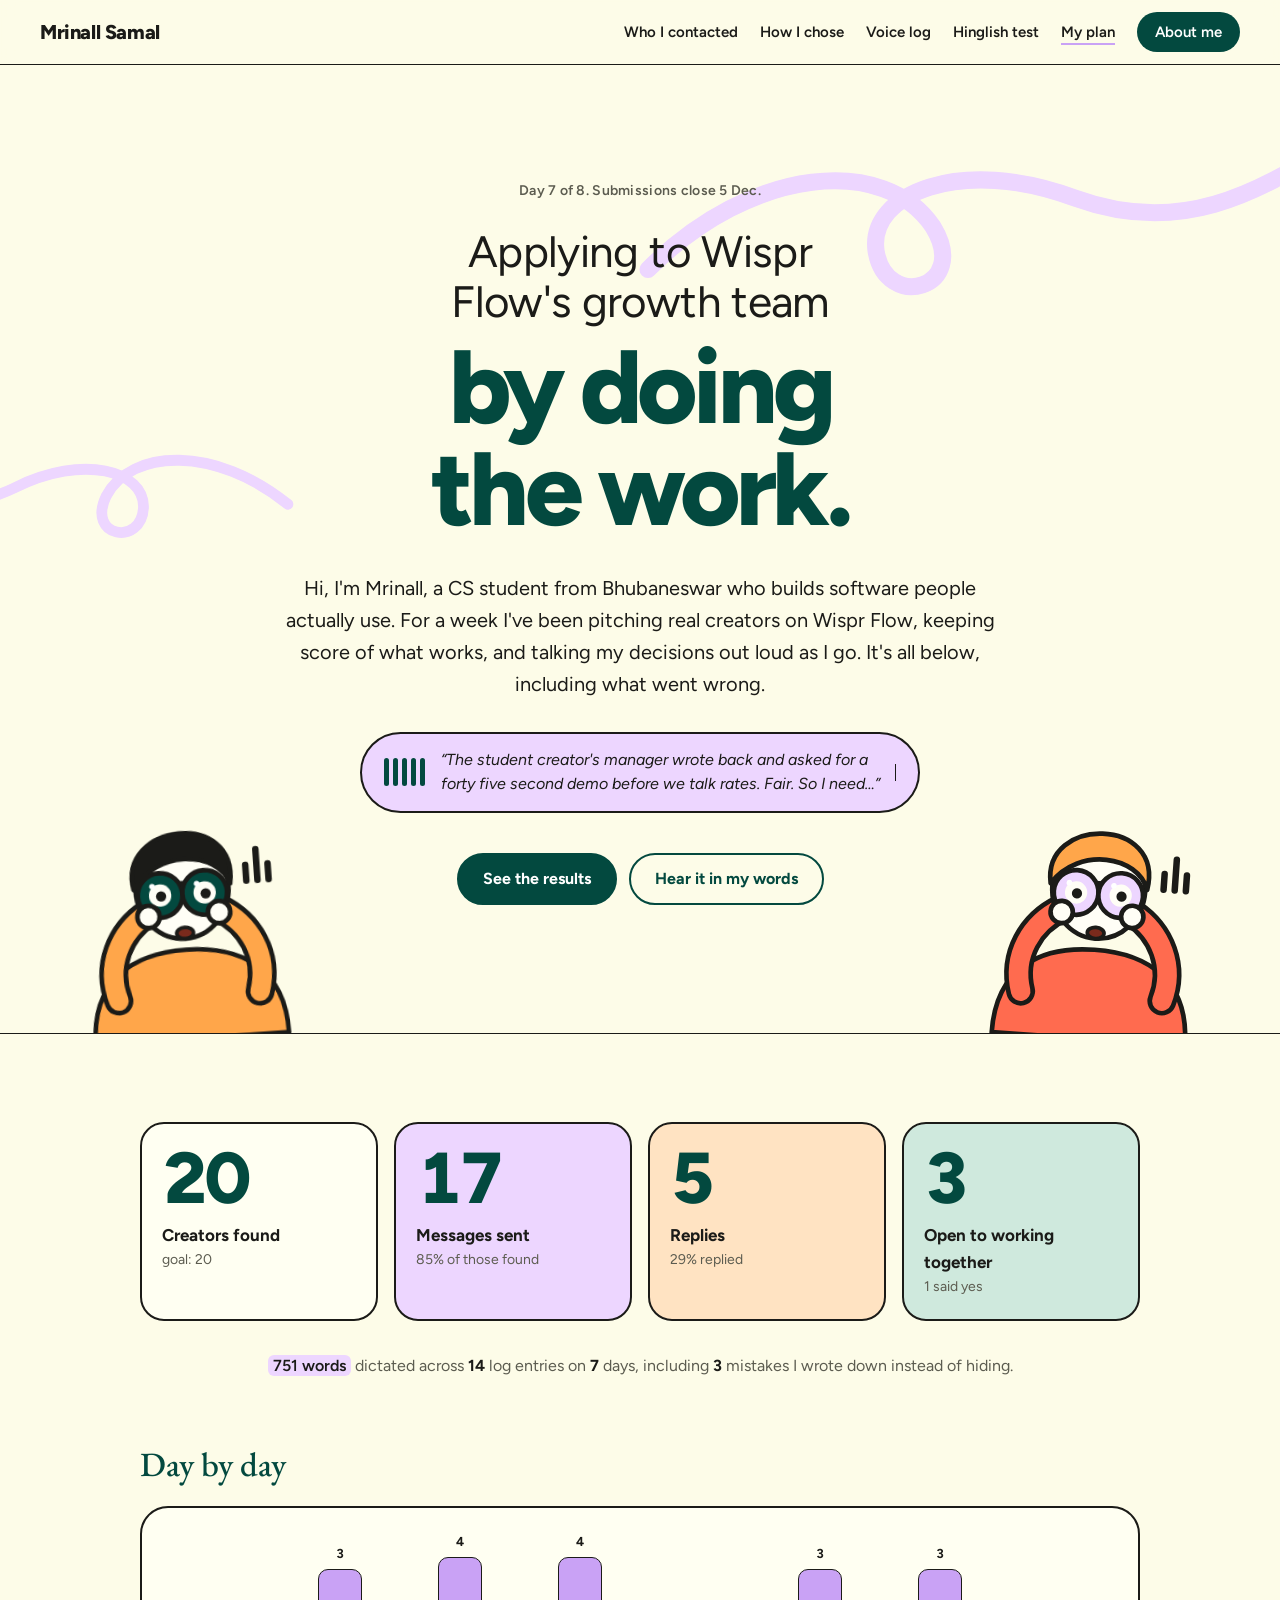
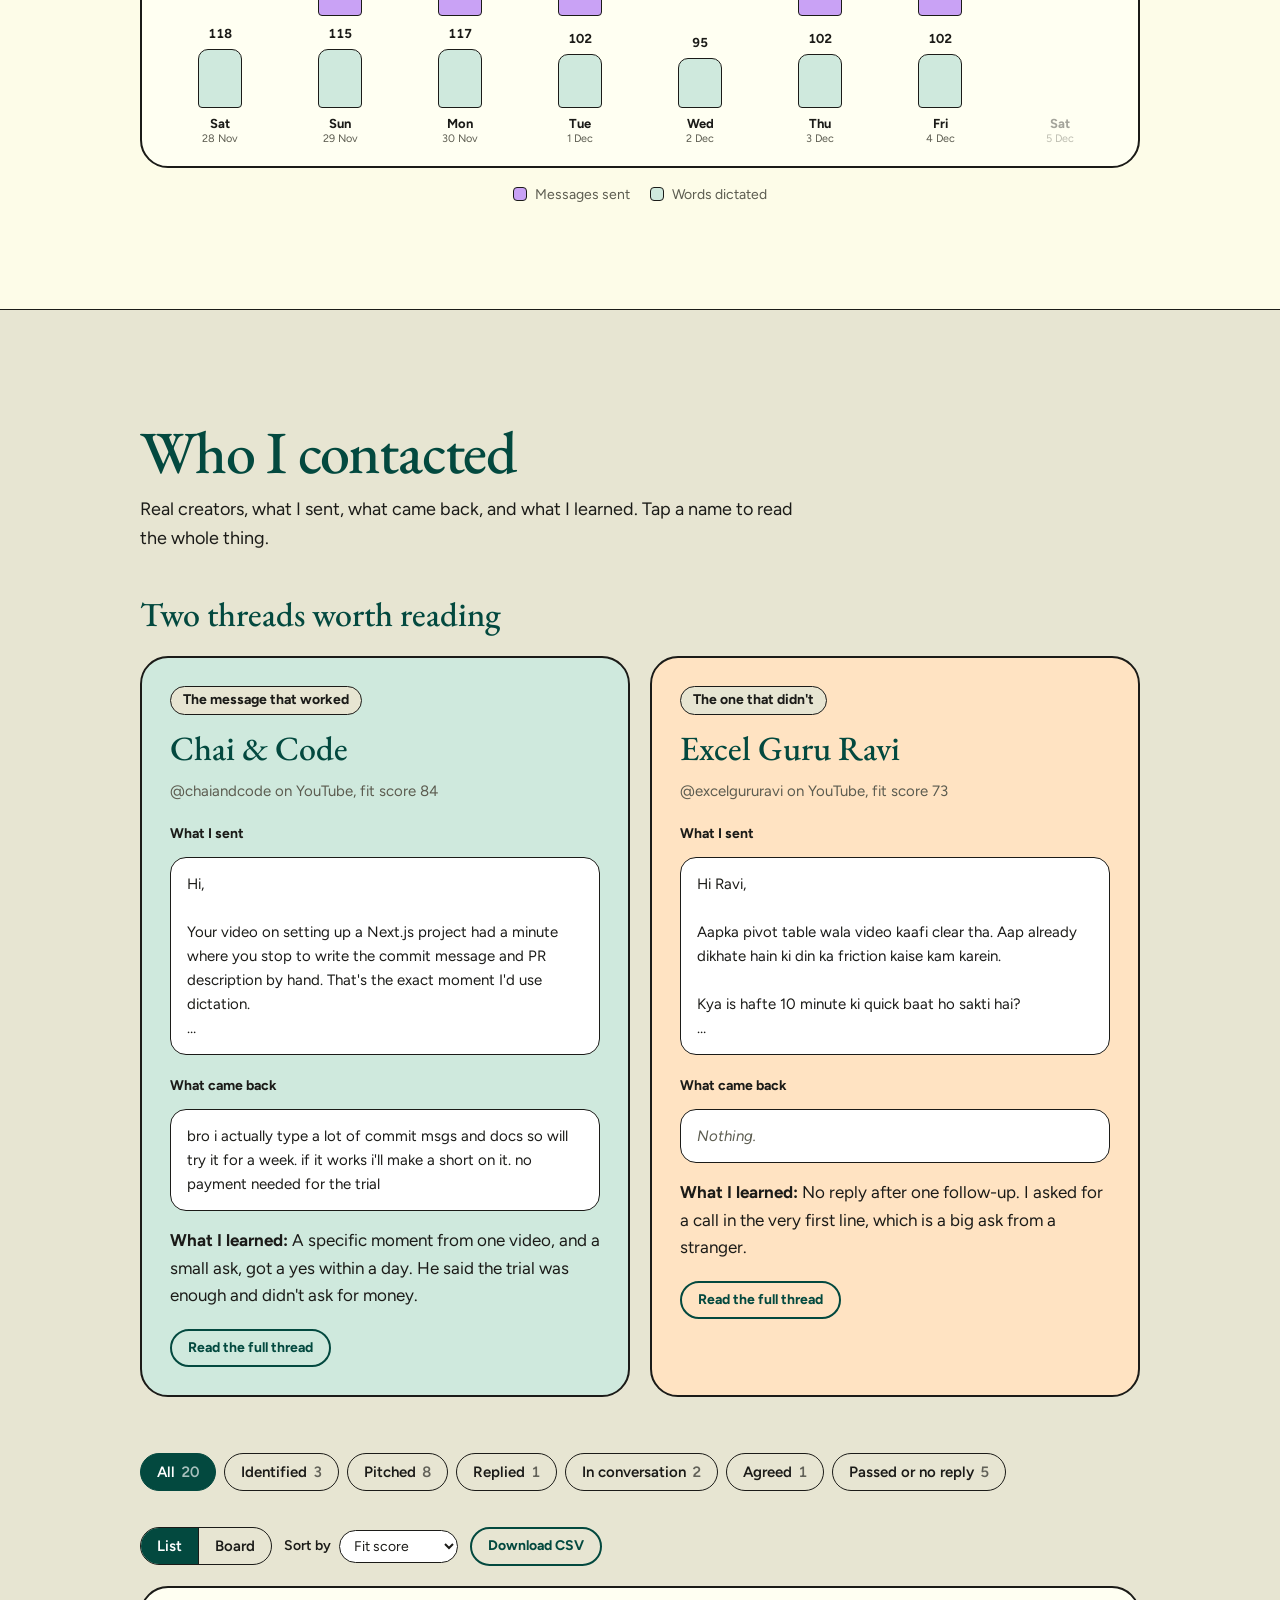
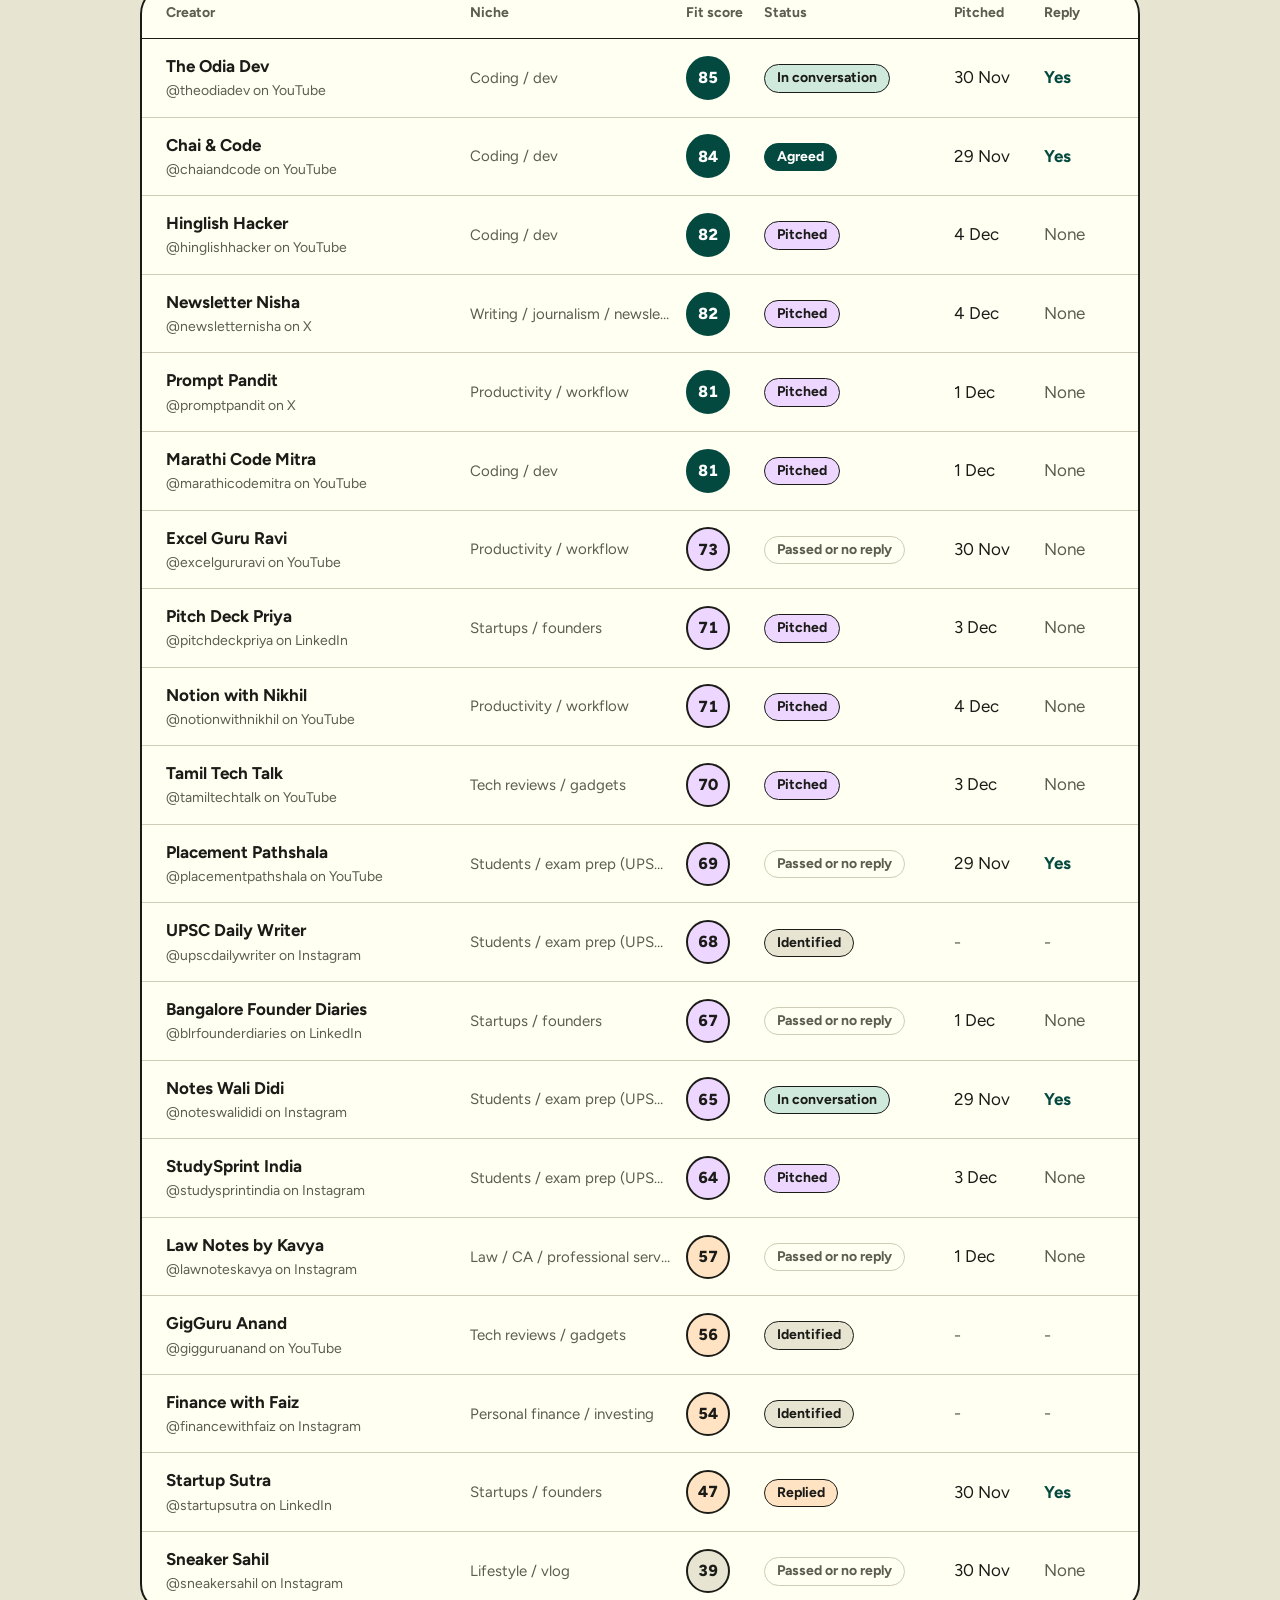
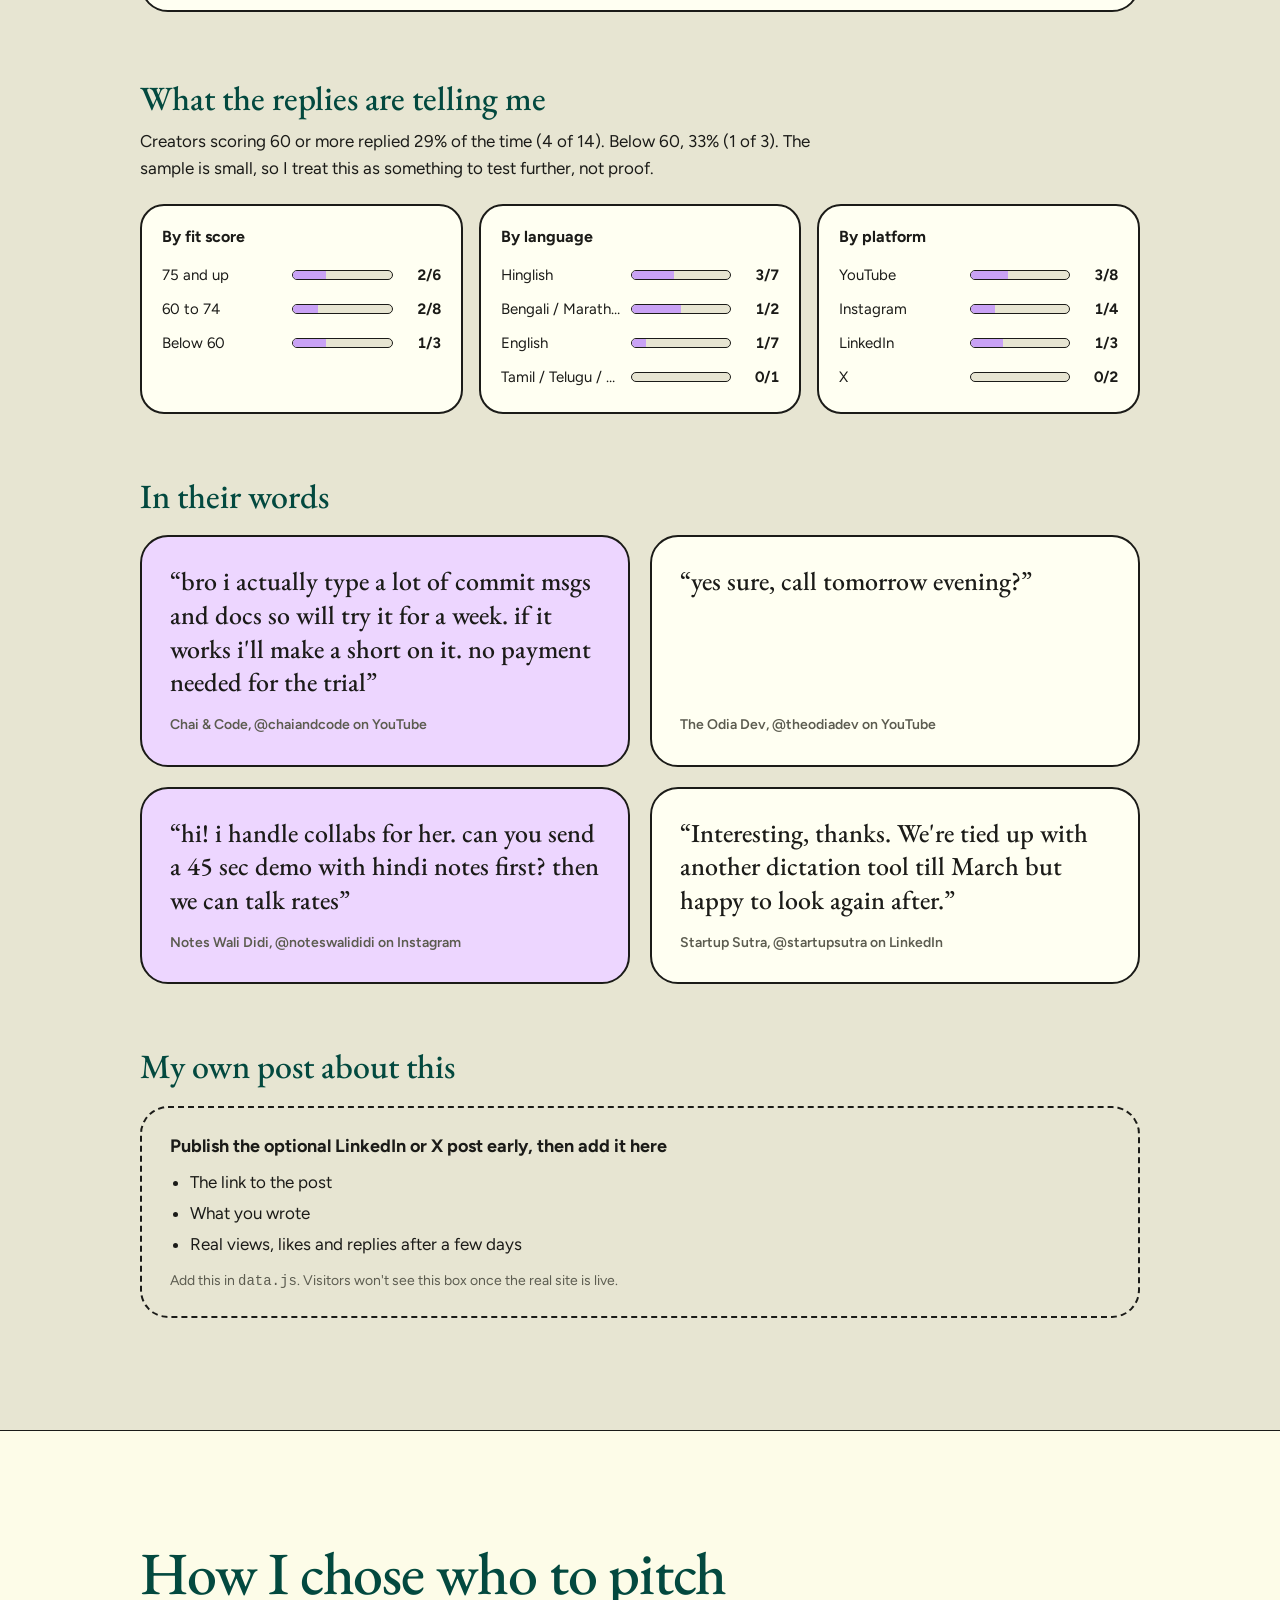
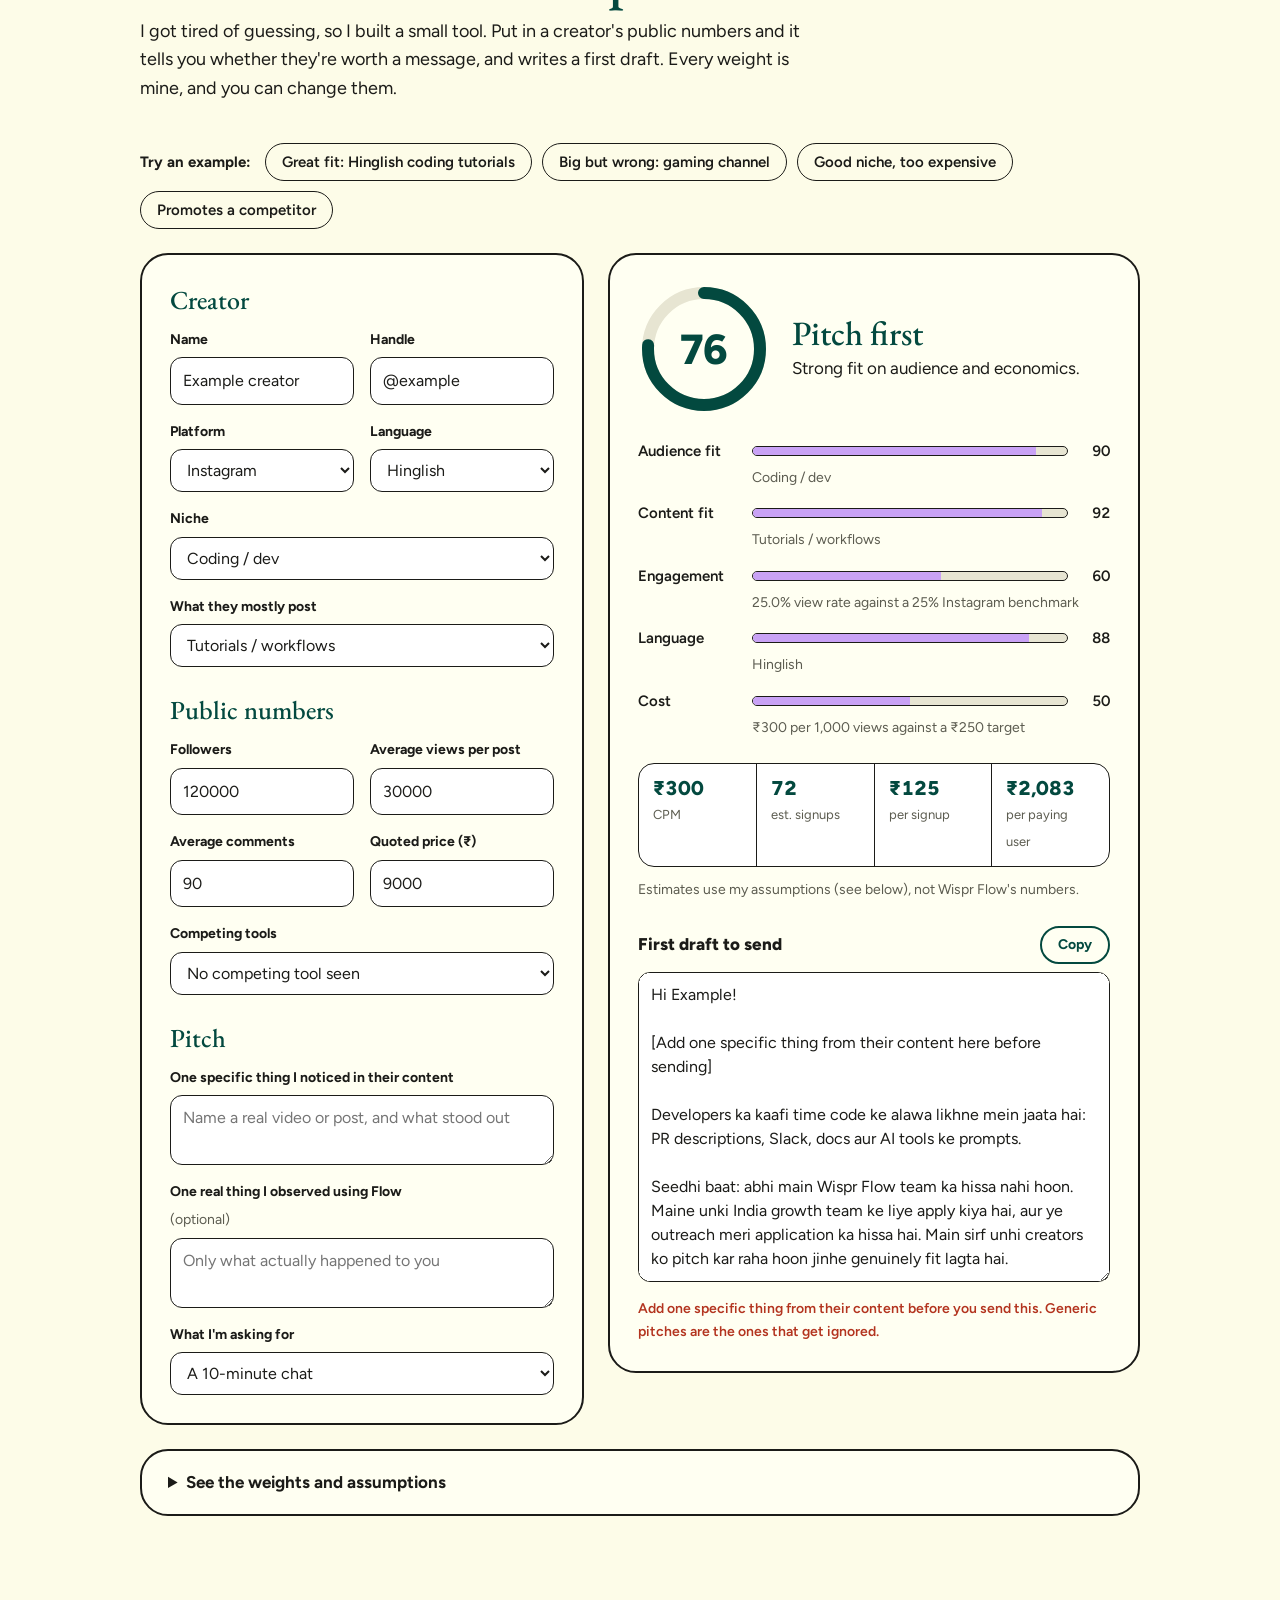
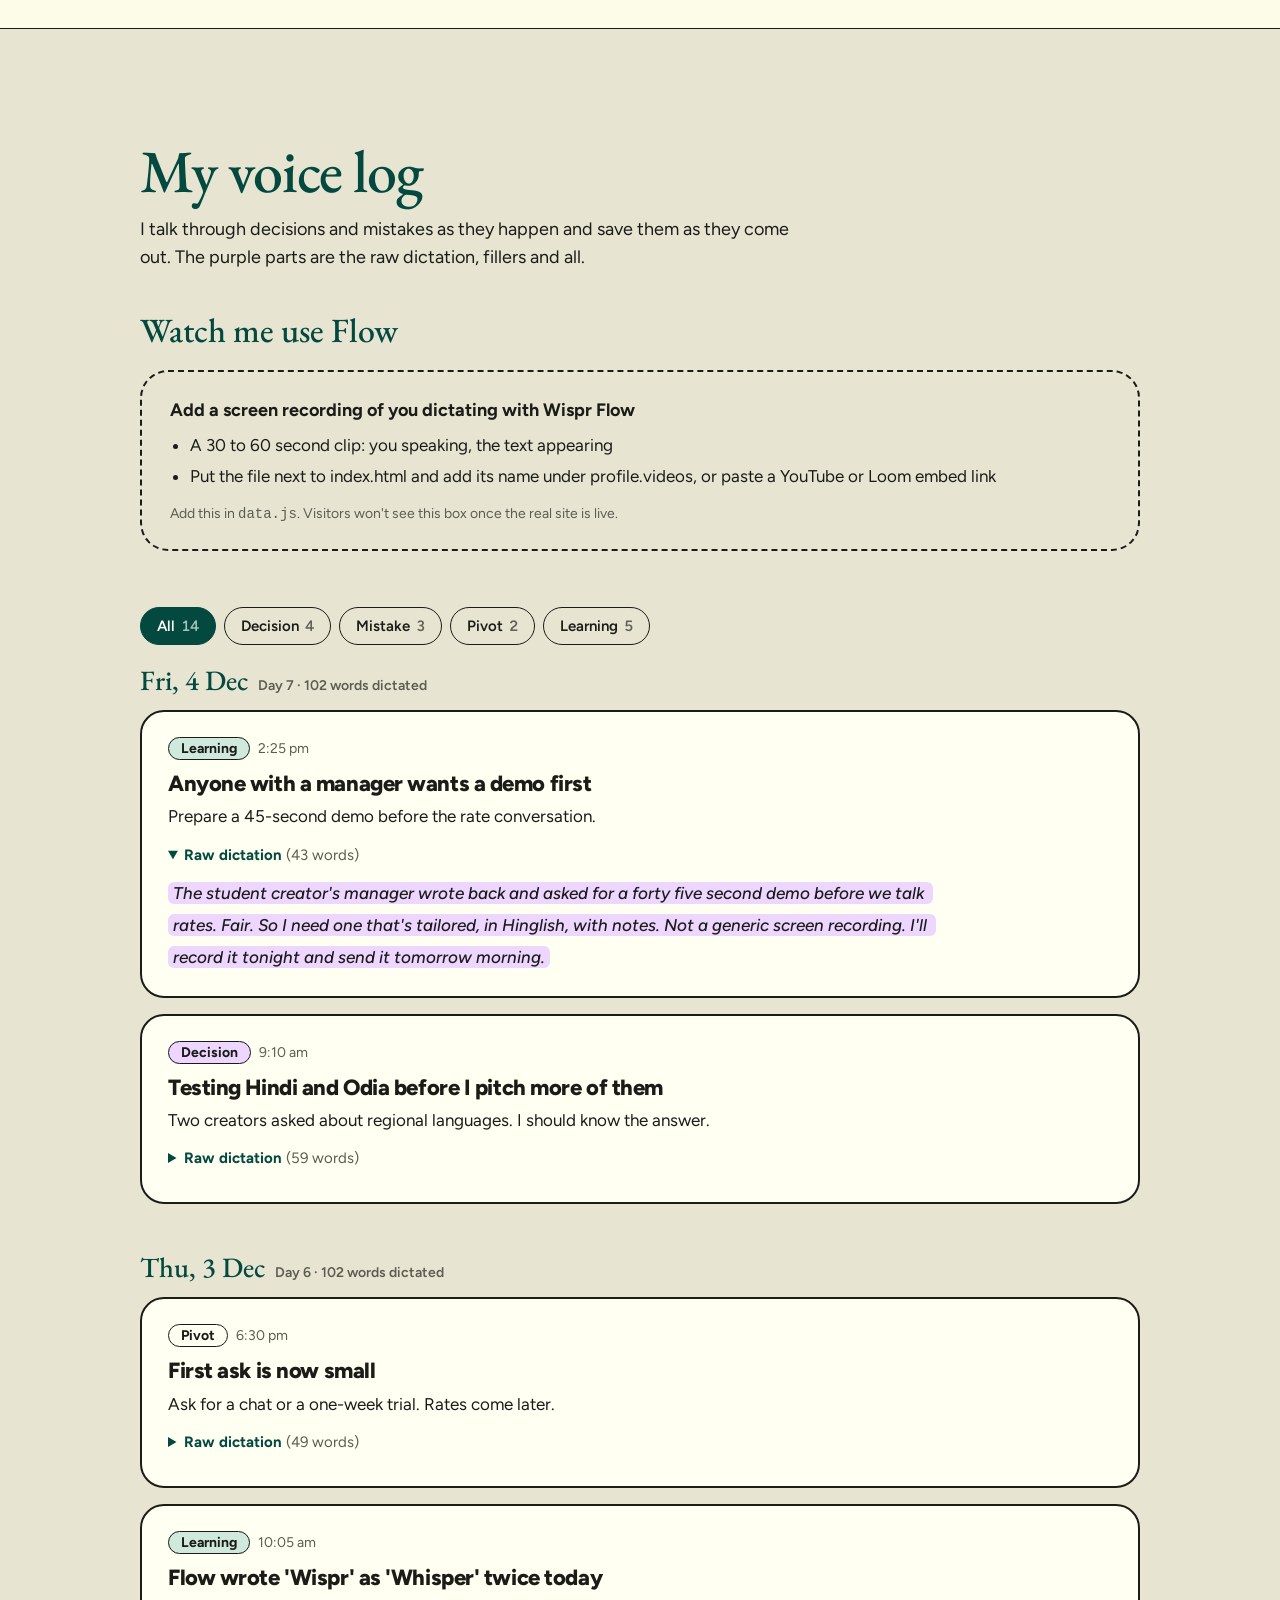
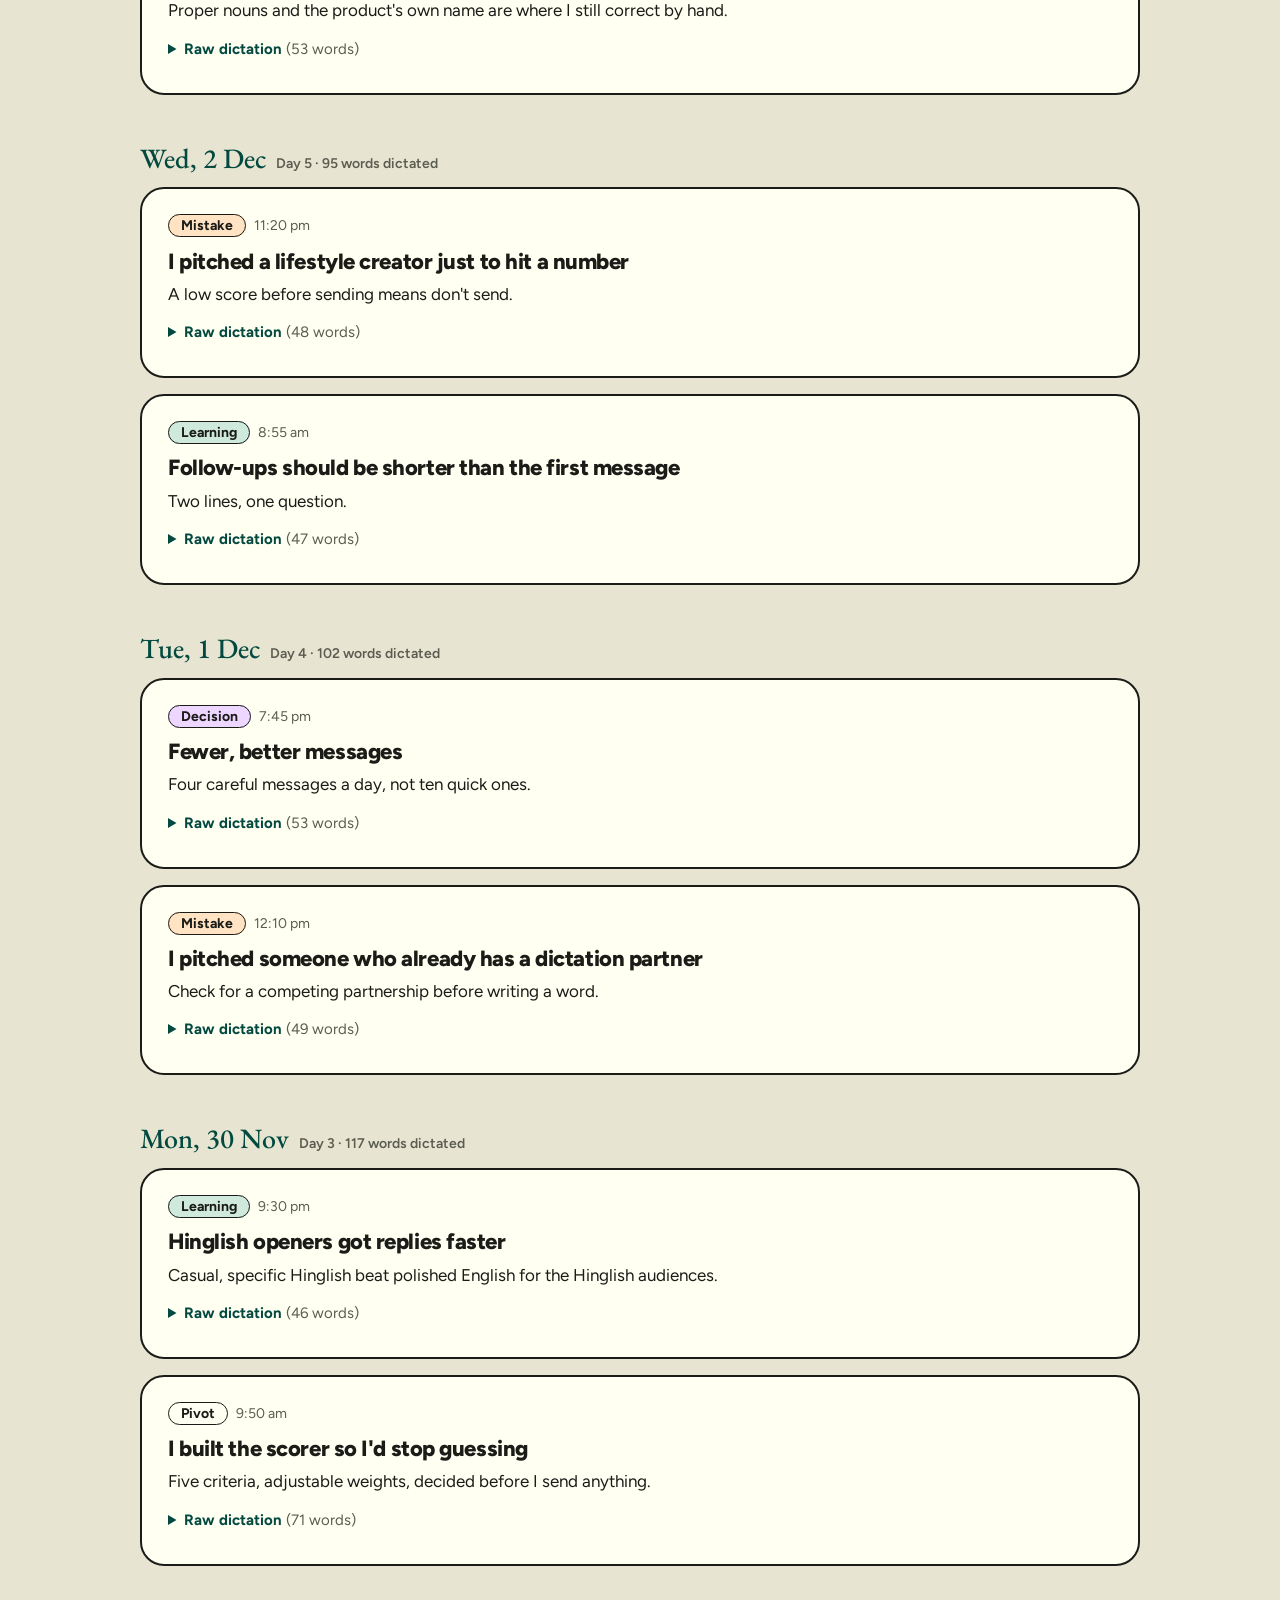
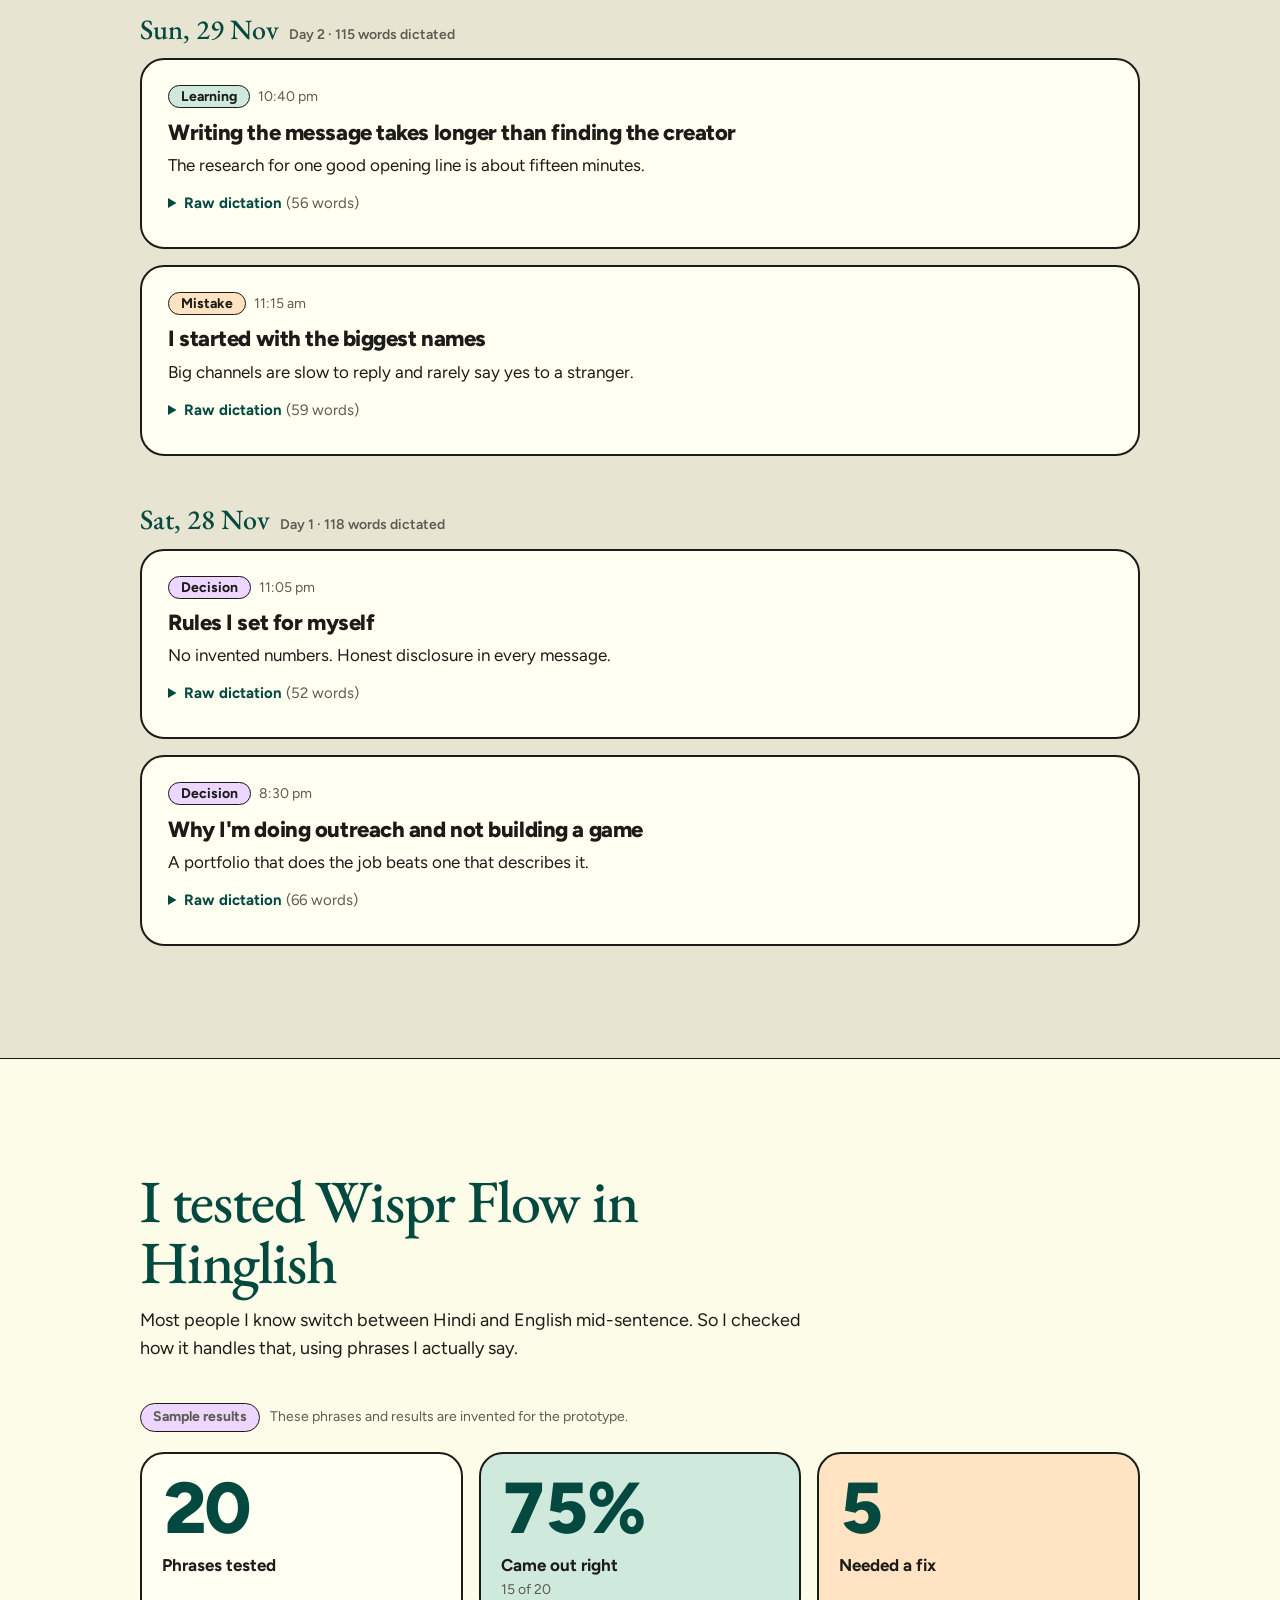
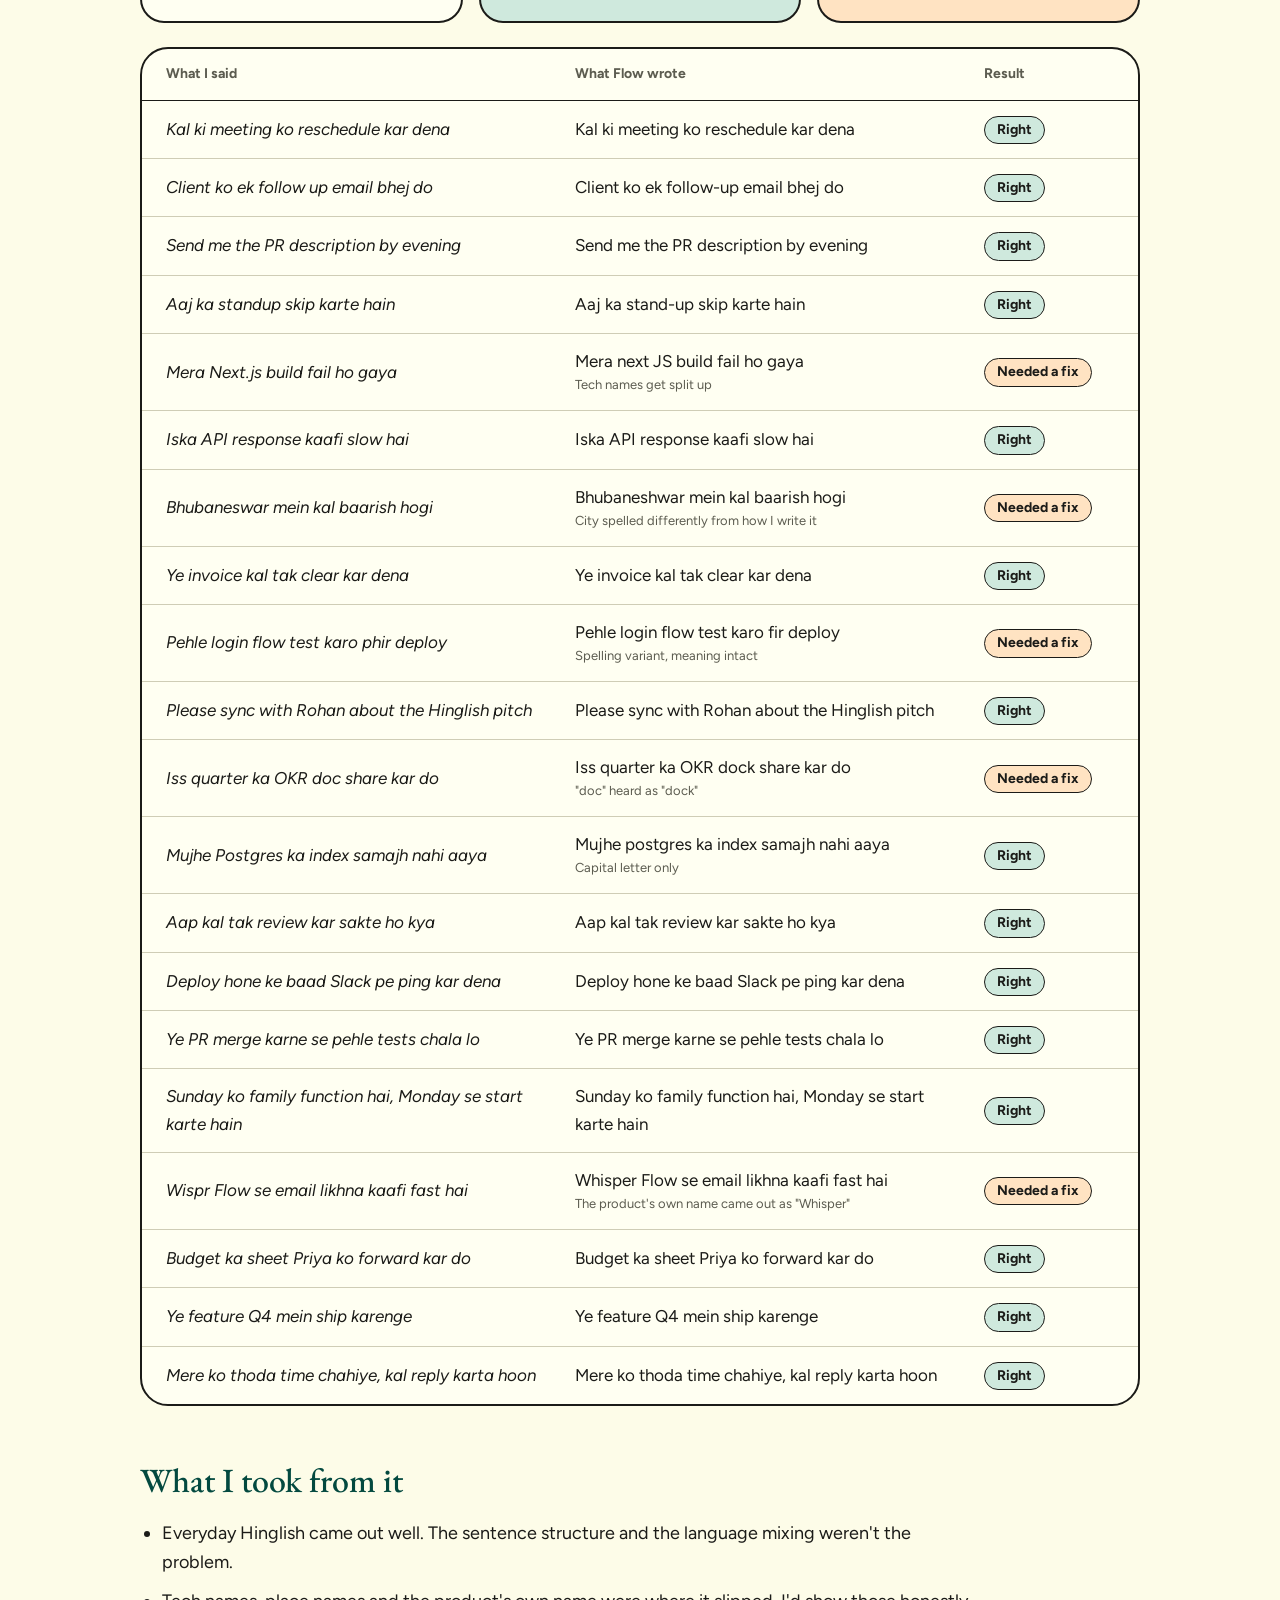
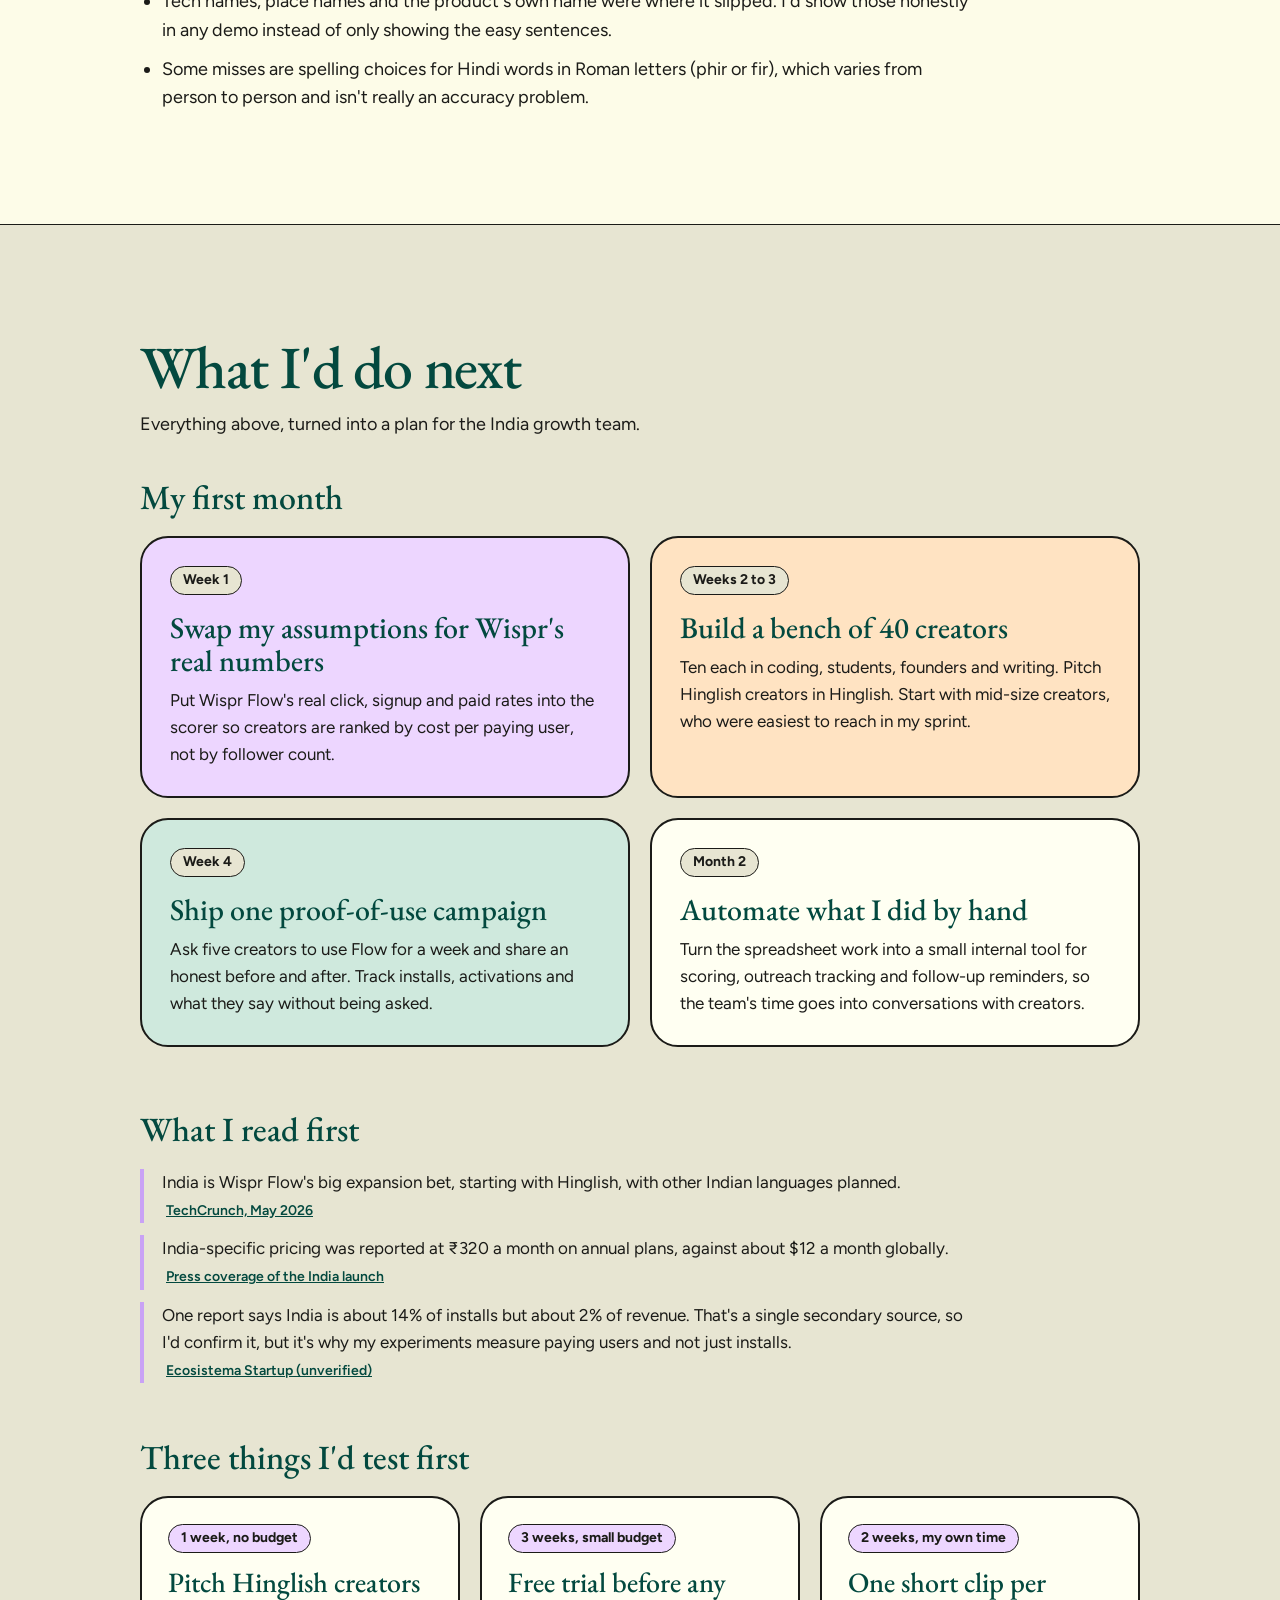
<file: index.html>
<!doctype html>
<html lang="en">
<head>
<meta charset="utf-8">
<meta name="viewport" content="width=device-width, initial-scale=1">
<title>Mrinall Samal: outreach sprint for Wispr Flow India</title>
<meta name="description" content="A growth portfolio built with voice: real creator outreach, a tool to pick who to pitch, and the spoken log behind both.">
<meta name="theme-color" content="#fdfce8">
<meta property="og:title" content="Applying to Wispr Flow's growth team by doing the work">
<meta property="og:description" content="Real creator outreach, a tool to choose who to pitch, and a voice log of every decision.">
<meta property="og:type" content="website">
<link rel="preconnect" href="https://fonts.googleapis.com">
<link rel="preconnect" href="https://fonts.gstatic.com" crossorigin>
<link href="https://fonts.googleapis.com/css2?family=EB+Garamond:wght@500;600&family=Figtree:wght@400;500;600;700;800&display=swap" rel="stylesheet">
<link rel="stylesheet" href="styles.css">
</head>
<body>

<a class="skip" href="#sprint">Skip to the results</a>

<div id="demo-banner" class="banner" hidden>Prototype with sample data. Every creator, number and log entry on this page is invented.</div>

<header class="top">
  <a class="brand" href="#top" id="brand"></a>
  <nav aria-label="Sections">
    <a href="#sprint">Who I contacted</a>
    <a href="#scorer">How I chose</a>
    <a href="#log">Voice log</a>
    <a href="#hinglish" id="hinglish-link">Hinglish test</a>
    <a href="#plan" id="plan-link">My plan</a>
    <a class="pill-link" href="#about">About me</a>
  </nav>
</header>

<main id="top">
  <section class="hero" aria-labelledby="h1">
    <svg class="squig s1" viewBox="-40 -40 800 280" aria-hidden="true"><path d="M0 150 C110 40 250 30 300 105 C340 170 250 195 240 130 C232 70 330 30 450 75 C560 115 640 70 720 20"/></svg>
    <svg class="squig s2" viewBox="-40 -40 800 280" aria-hidden="true"><path d="M0 150 C110 40 250 30 300 105 C340 170 250 195 240 130 C232 70 330 30 450 75 C560 115 640 70 720 20"/></svg>
    <div class="char c1" data-shirt="#ffa64a" data-hair="#1b1b18" data-lens="#03493f" aria-hidden="true"></div>
    <div class="char c2" data-shirt="#ff6b4f" data-hair="#ffa64a" data-lens="#edd6ff" aria-hidden="true"></div>
    <div class="wrap hero-in">
      <p class="dayline" id="dayline"></p>
      <h1 id="h1"></h1>
      <p class="lede" id="lede"></p>
      <div class="flowbar" id="flowbar" hidden aria-hidden="true">
        <span class="bars"><i></i><i></i><i></i><i></i><i></i></span>
        <span class="said" id="said"></span>
      </div>
      <div class="hero-btns">
        <a class="btn" href="#sprint">See the results</a>
        <a class="btn ghost" href="#log">Hear it in my words</a>
      </div>
    </div>
  </section>

  <section class="wrap numbers" aria-label="Outreach results so far">
    <div class="funnel" id="funnel"></div>
    <p class="voice-line" id="voiceline"></p>
    <div class="days" id="days"></div>
  </section>

  <section id="sprint" class="band taupe" aria-labelledby="sprint-h">
    <div class="wrap">
      <div class="block-head">
        <h2 id="sprint-h">Who I contacted</h2>
        <p>Real creators, what I sent, what came back, and what I learned. Tap a name to read the whole thing.</p>
      </div>
      <div id="today"></div>
      <div id="featured"></div>
      <div class="toolbar">
        <div class="chips" id="status-chips" role="group" aria-label="Filter by status"></div>
        <div class="tools" id="sprint-tools"></div>
      </div>
      <div class="ledger card" id="ledger"></div>
      <div class="board" id="board" hidden></div>
      <div class="insights" id="insights"></div>
      <div id="quotes"></div>
      <div id="mypost"></div>
    </div>
  </section>

  <section id="scorer" class="band" aria-labelledby="scorer-h">
    <div class="wrap">
      <div class="block-head">
        <h2 id="scorer-h">How I chose who to pitch</h2>
        <p>I got tired of guessing, so I built a small tool. Put in a creator's public numbers and it tells you whether they're worth a message, and writes a first draft. Every weight is mine, and you can change them.</p>
      </div>
      <div class="presets" id="presets"></div>
      <div class="scorer">
        <form class="card inputs" id="scorer-form" autocomplete="off"></form>
        <div class="card result" id="scorer-result" aria-live="polite"></div>
      </div>
      <details class="model card" id="model">
        <summary>See the weights and assumptions</summary>
        <div class="model-body" id="model-body"></div>
      </details>
    </div>
  </section>

  <section id="log" class="band taupe" aria-labelledby="log-h">
    <div class="wrap">
      <div class="block-head">
        <h2 id="log-h">My voice log</h2>
        <p>I talk through decisions and mistakes as they happen and save them as they come out. The purple parts are the raw dictation, fillers and all.</p>
      </div>
      <div id="videos"></div>
      <div id="composer"></div>
      <div class="chips" id="kind-chips" role="group" aria-label="Filter log by type"></div>
      <div id="timeline"></div>
    </div>
  </section>

  <section id="hinglish" class="band" aria-labelledby="hinglish-h">
    <div class="wrap">
      <div class="block-head">
        <h2 id="hinglish-h">I tested Wispr Flow in Hinglish</h2>
        <p>Most people I know switch between Hindi and English mid-sentence. So I checked how it handles that, using phrases I actually say.</p>
      </div>
      <div id="hinglish-body"></div>
    </div>
  </section>

  <section id="plan" class="band taupe" aria-labelledby="plan-h">
    <div class="wrap">
      <div class="block-head">
        <h2 id="plan-h">What I'd do next</h2>
        <p>Everything above, turned into a plan for the India growth team.</p>
      </div>
      <h3 class="sub">My first month</h3>
      <div class="plan" id="plan-body"></div>
      <div id="experiments"></div>
      <div id="brief"></div>
    </div>
  </section>

  <section id="about" class="band" aria-labelledby="about-h">
    <div class="wrap">
      <div class="block-head">
        <h2 id="about-h">About me</h2>
      </div>
      <div class="about" id="about-body"></div>
      <div id="casestudy"></div>
    </div>
  </section>
</main>

<footer class="foot"><div class="wrap" id="foot"></div></footer>

<dialog id="dlg"></dialog>
<div class="editbar" id="editbar" hidden></div>
<div class="toast" id="toast" role="status" aria-live="polite"></div>

<script src="data.js"></script>
<script src="app.js"></script>
</body>
</html>
</file>
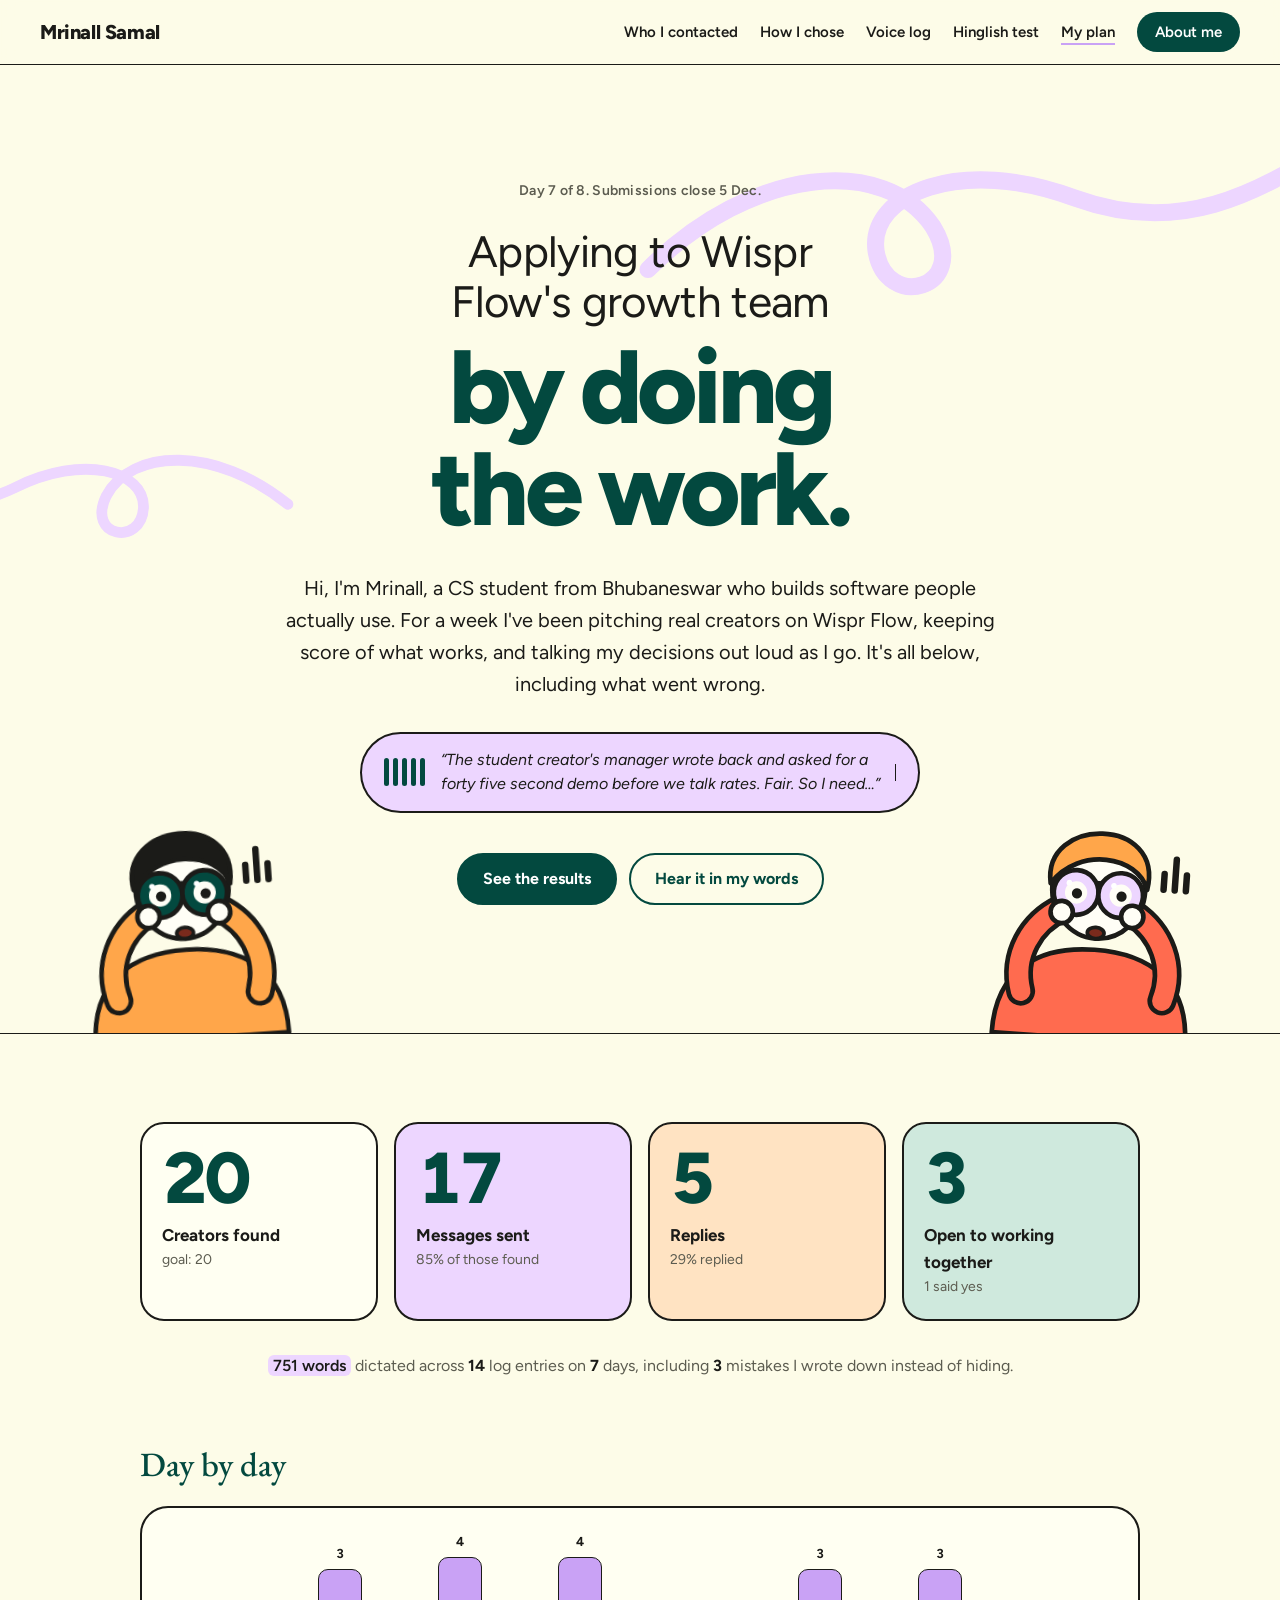
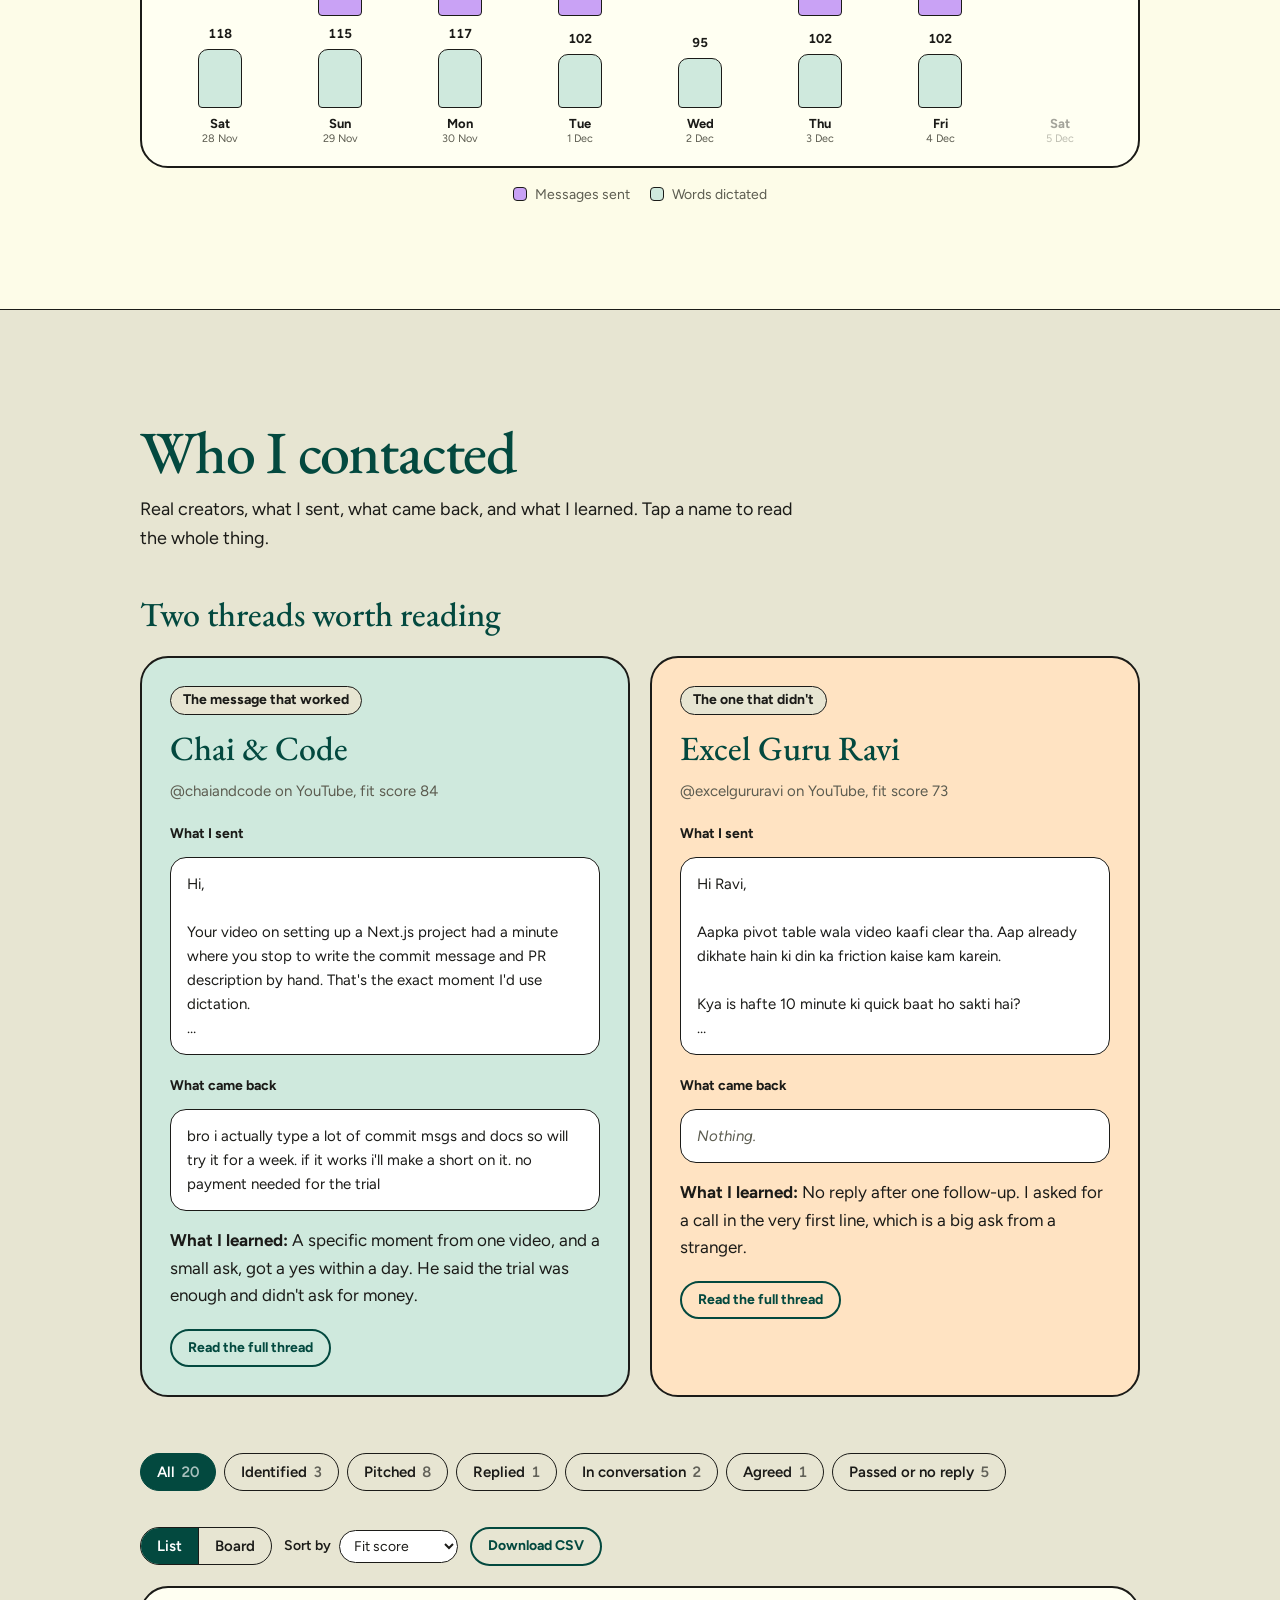
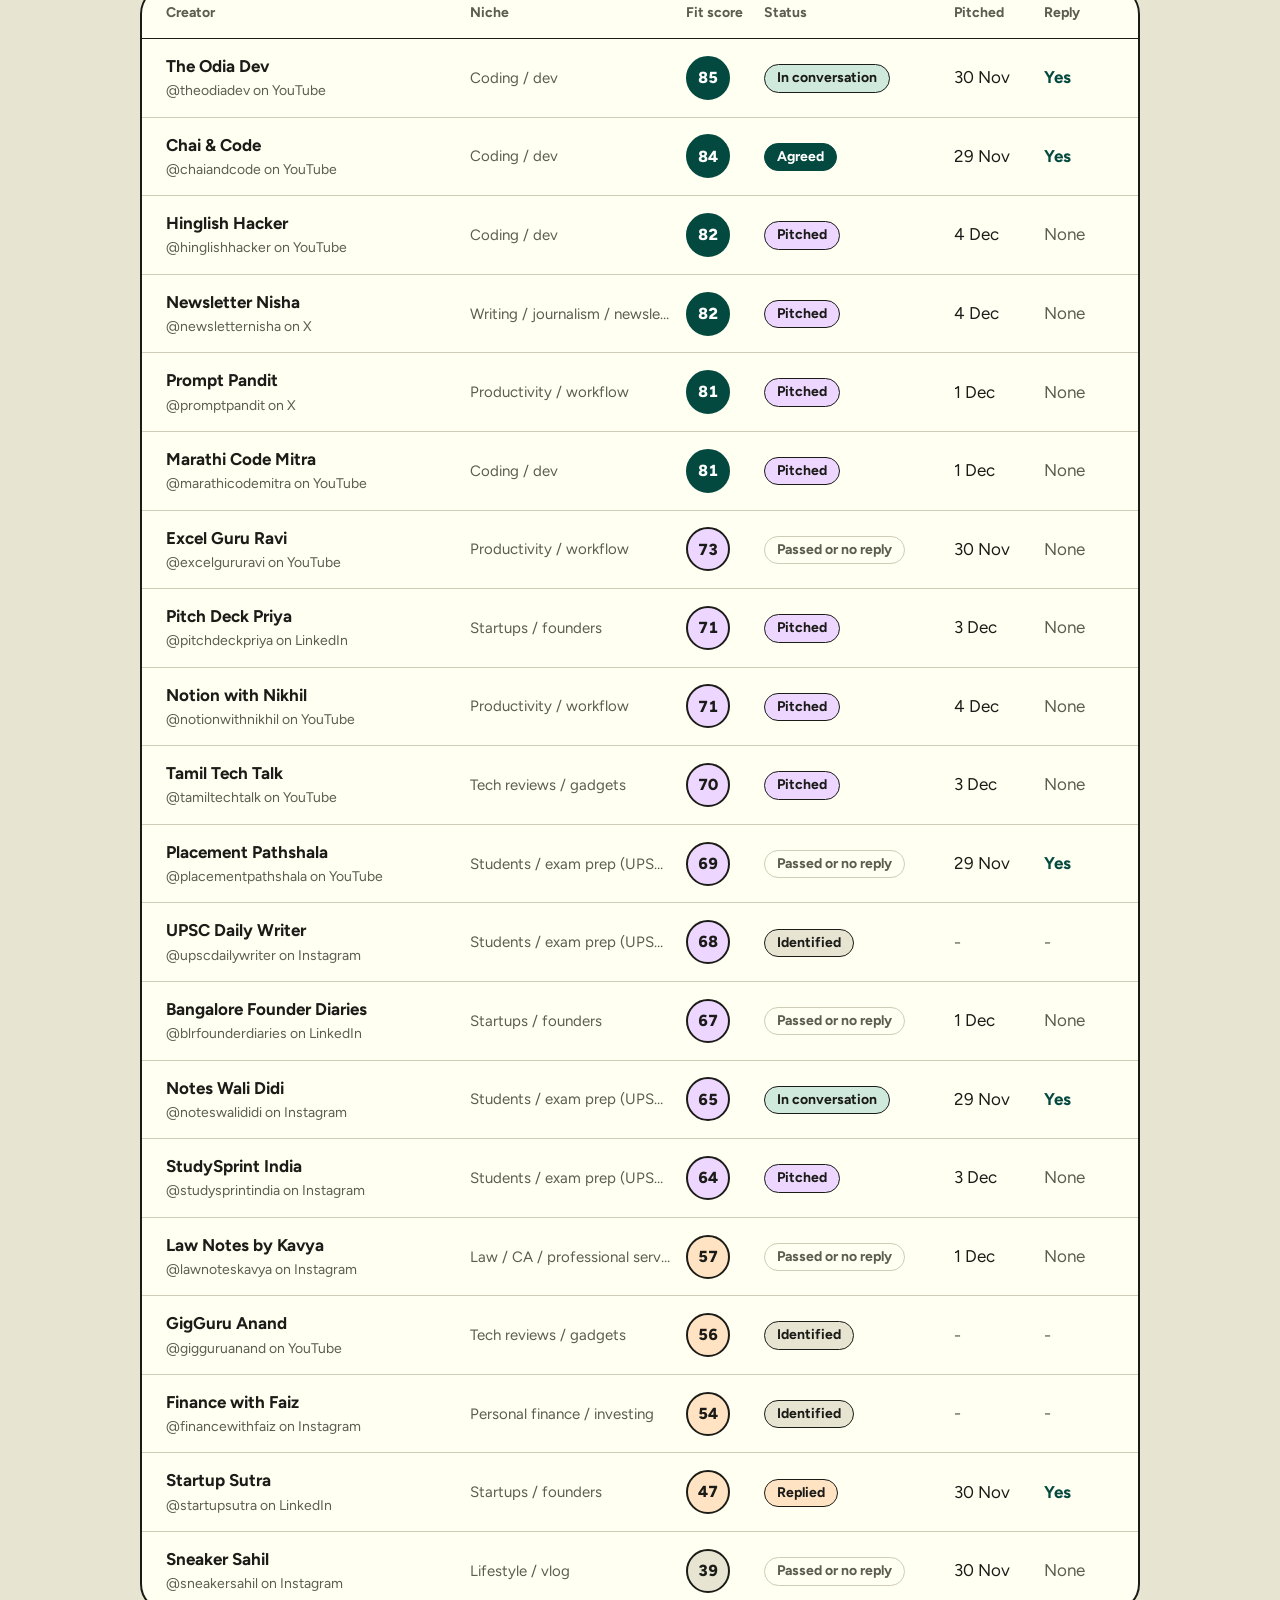
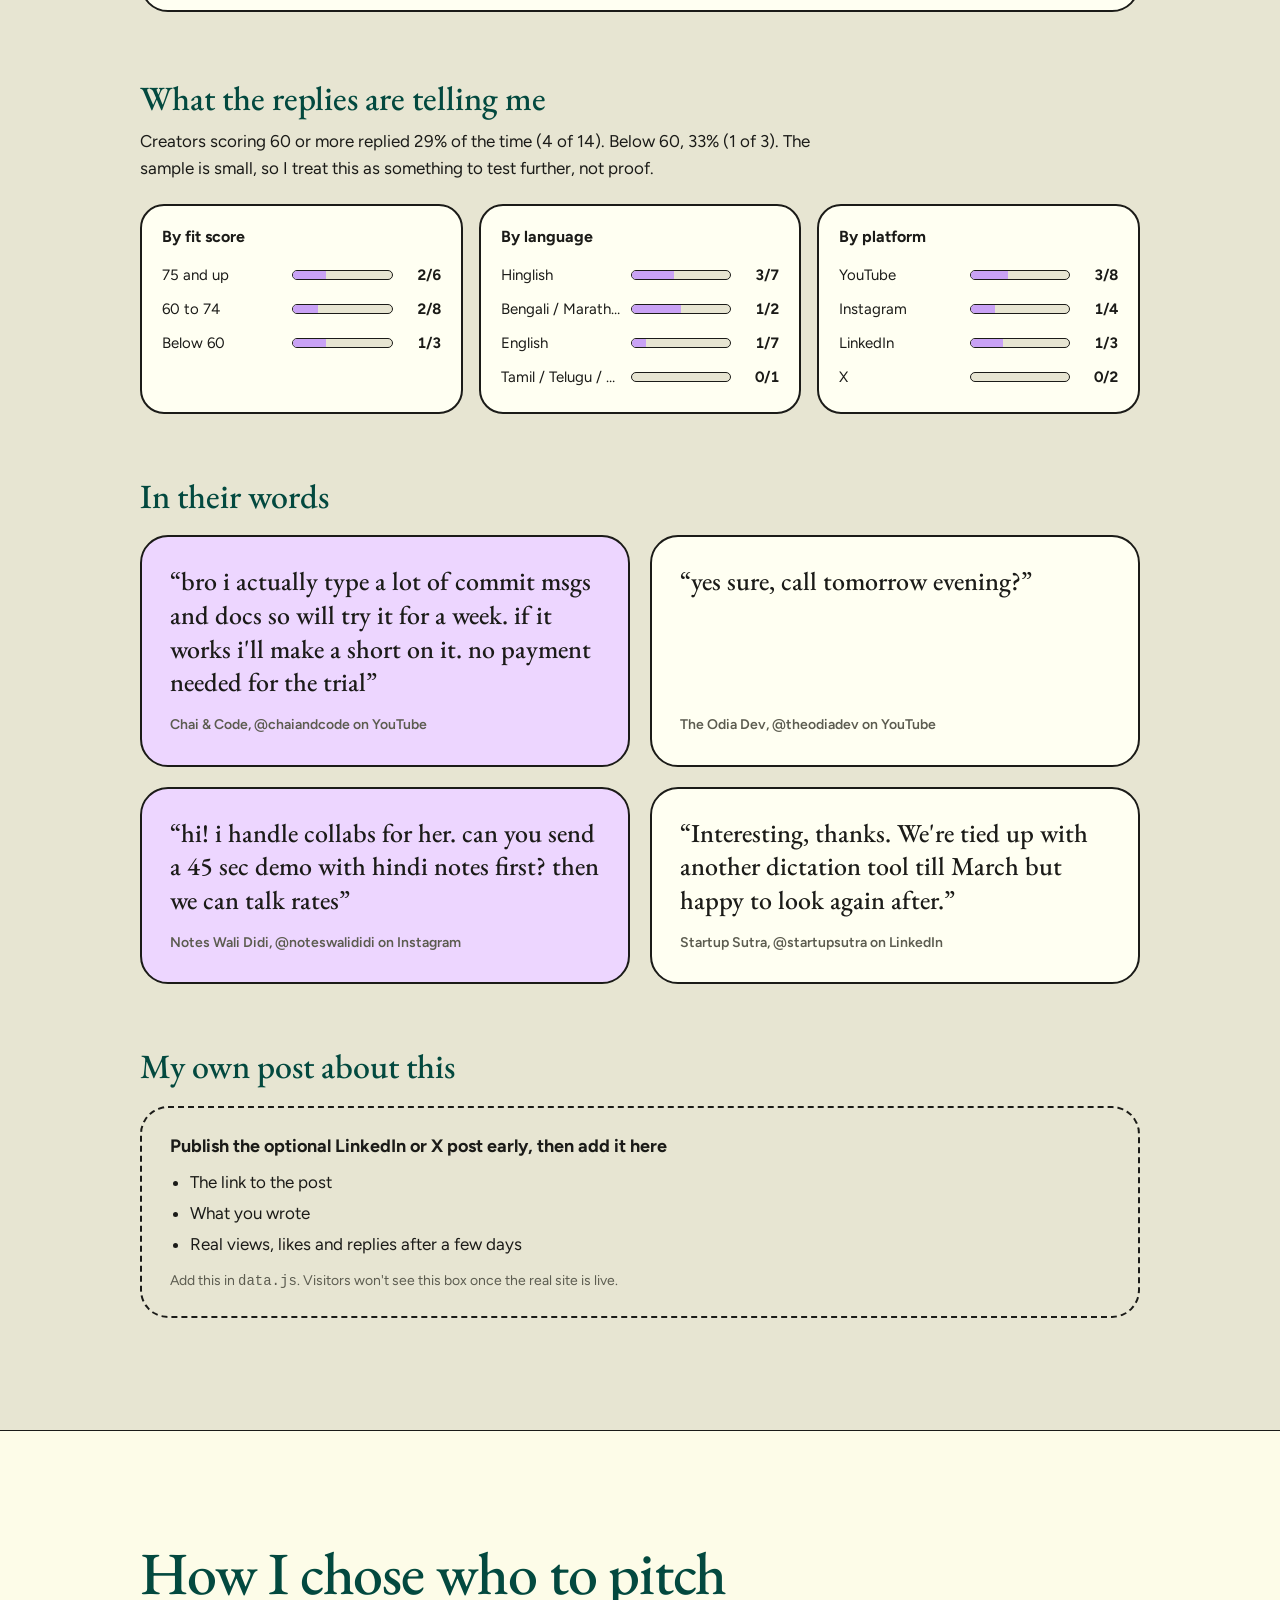
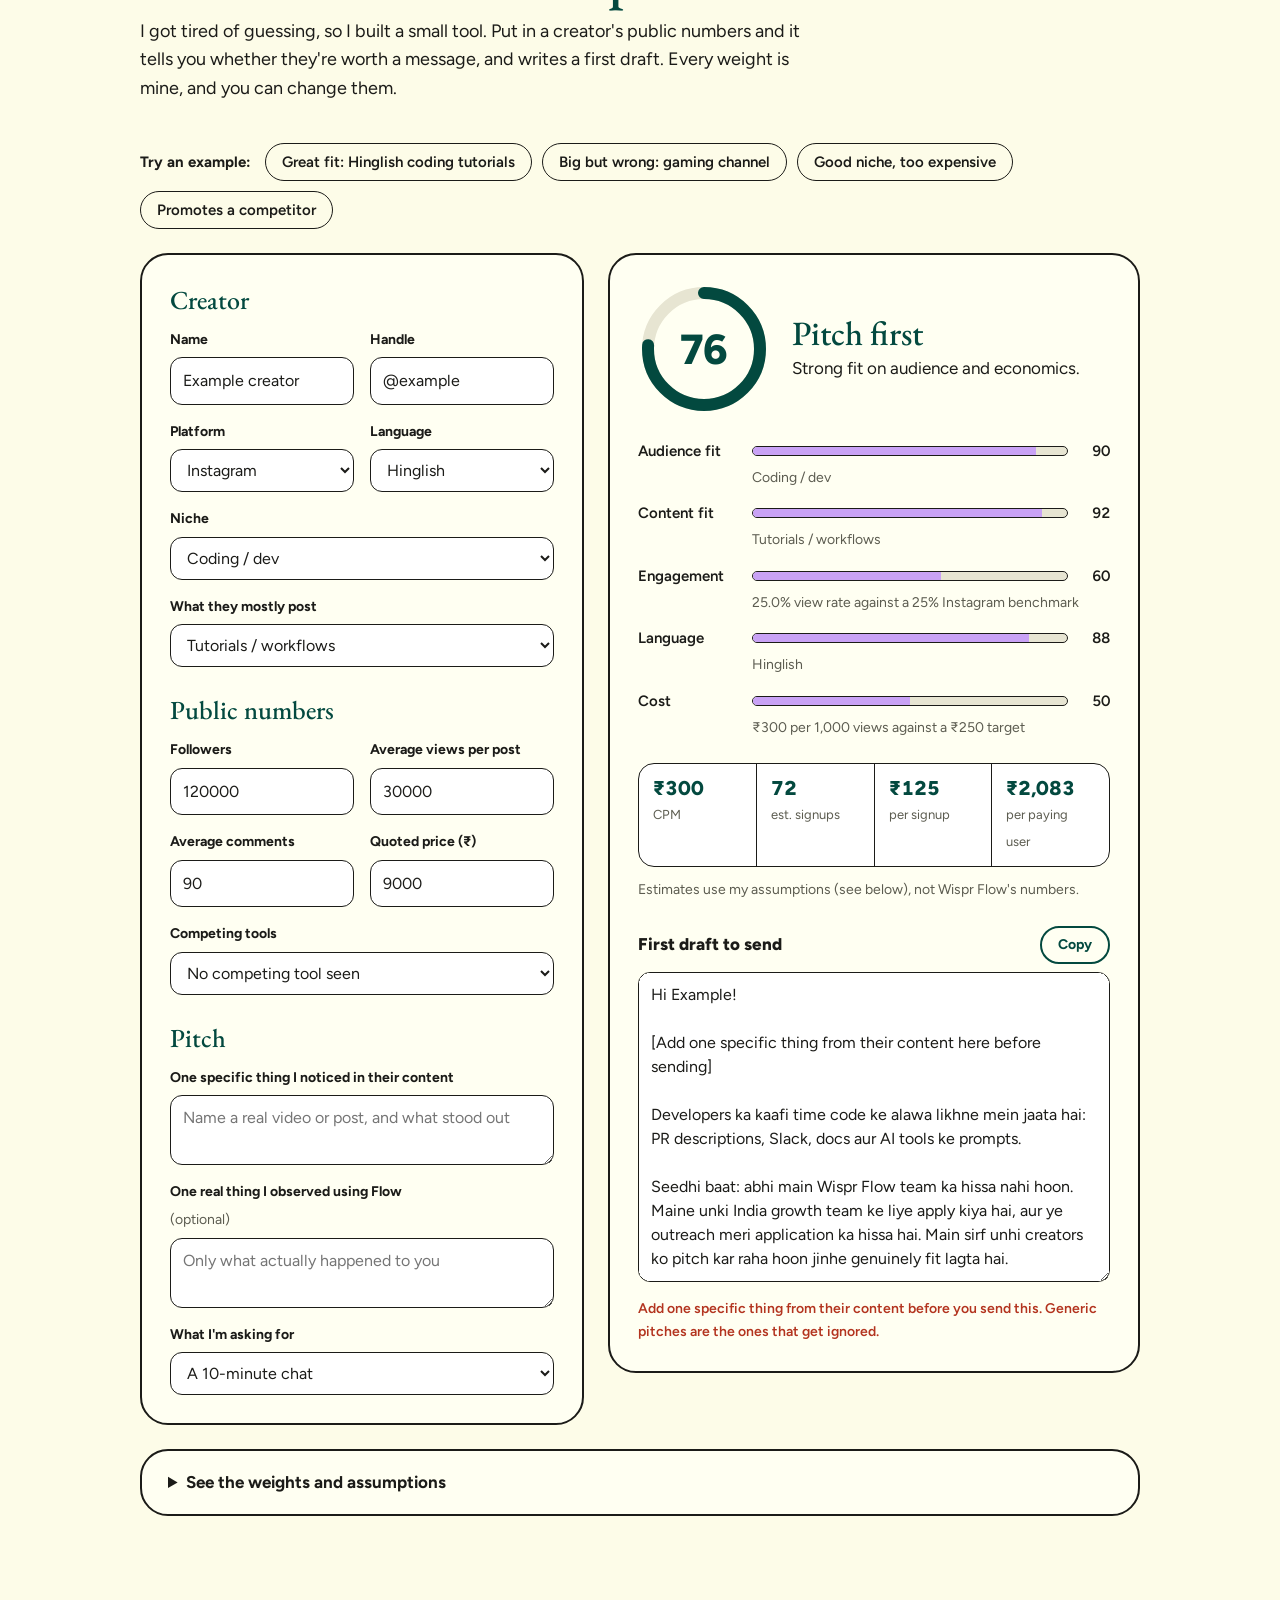
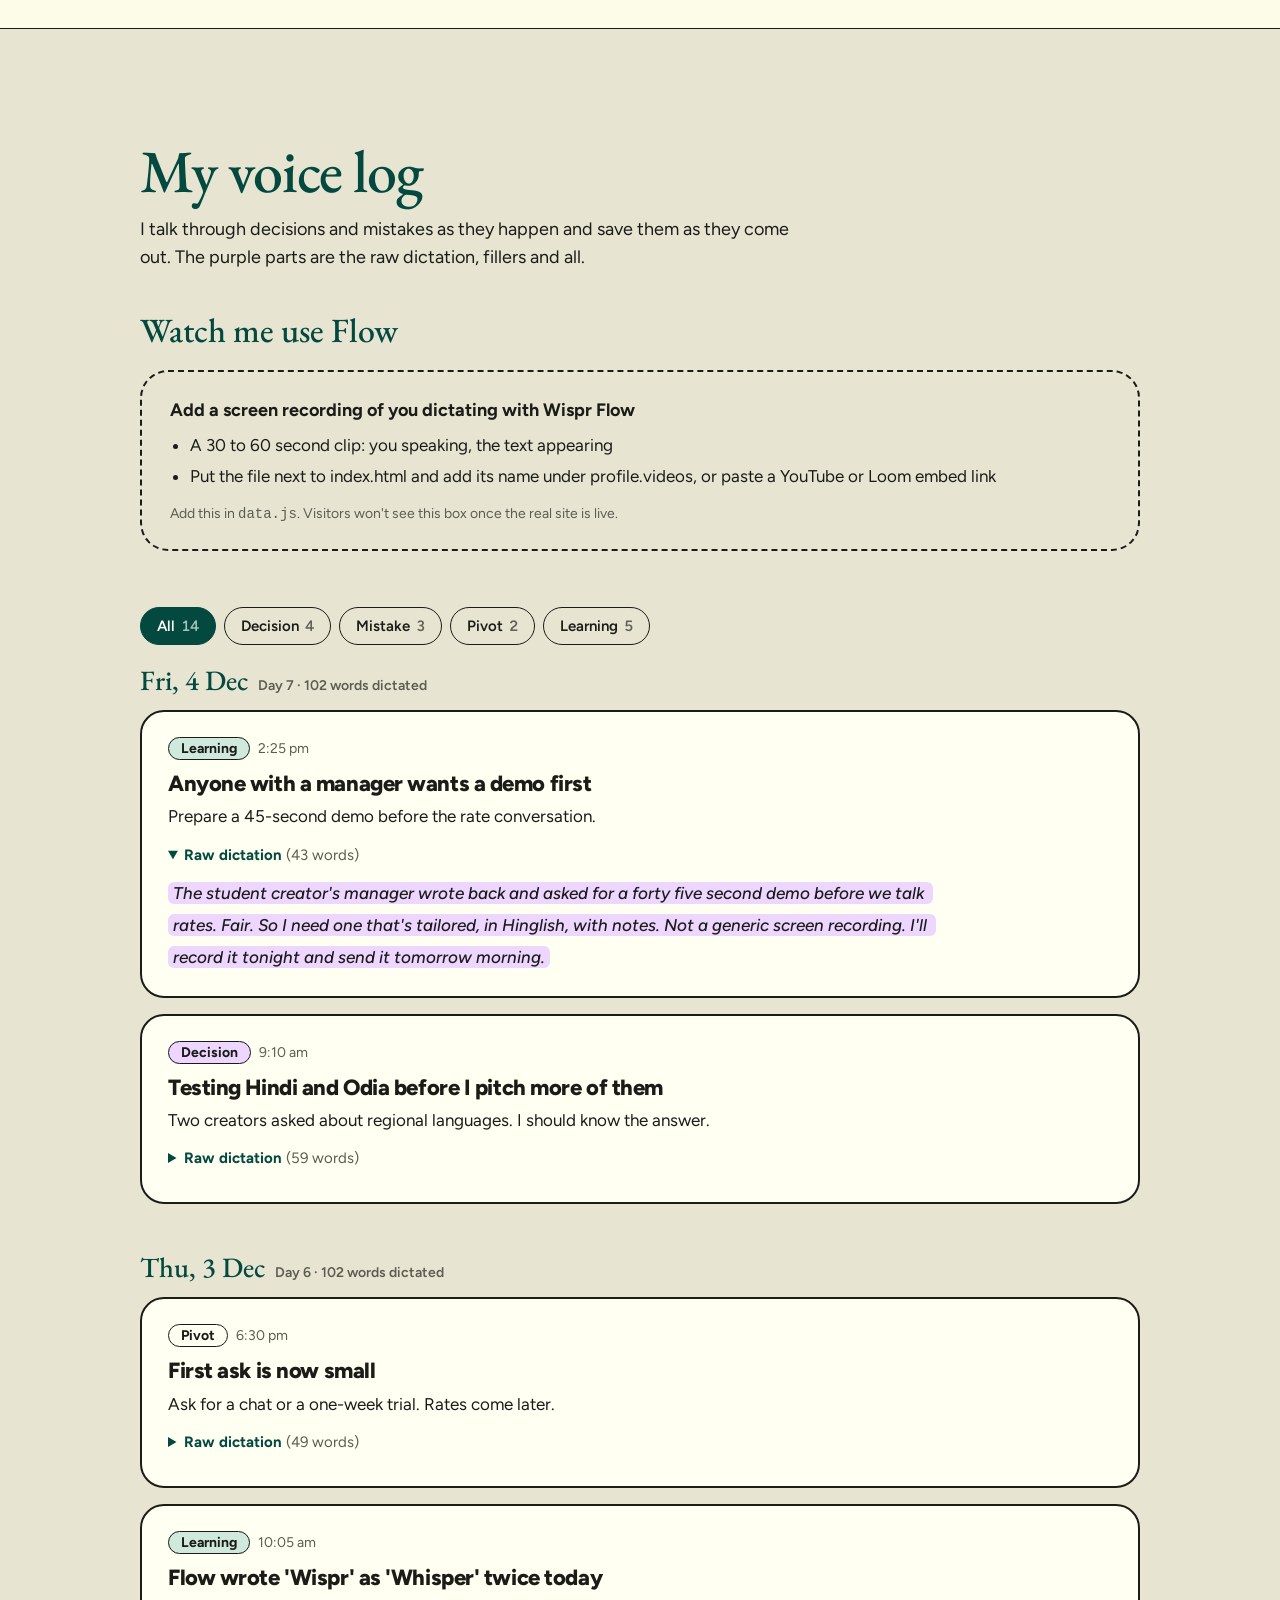
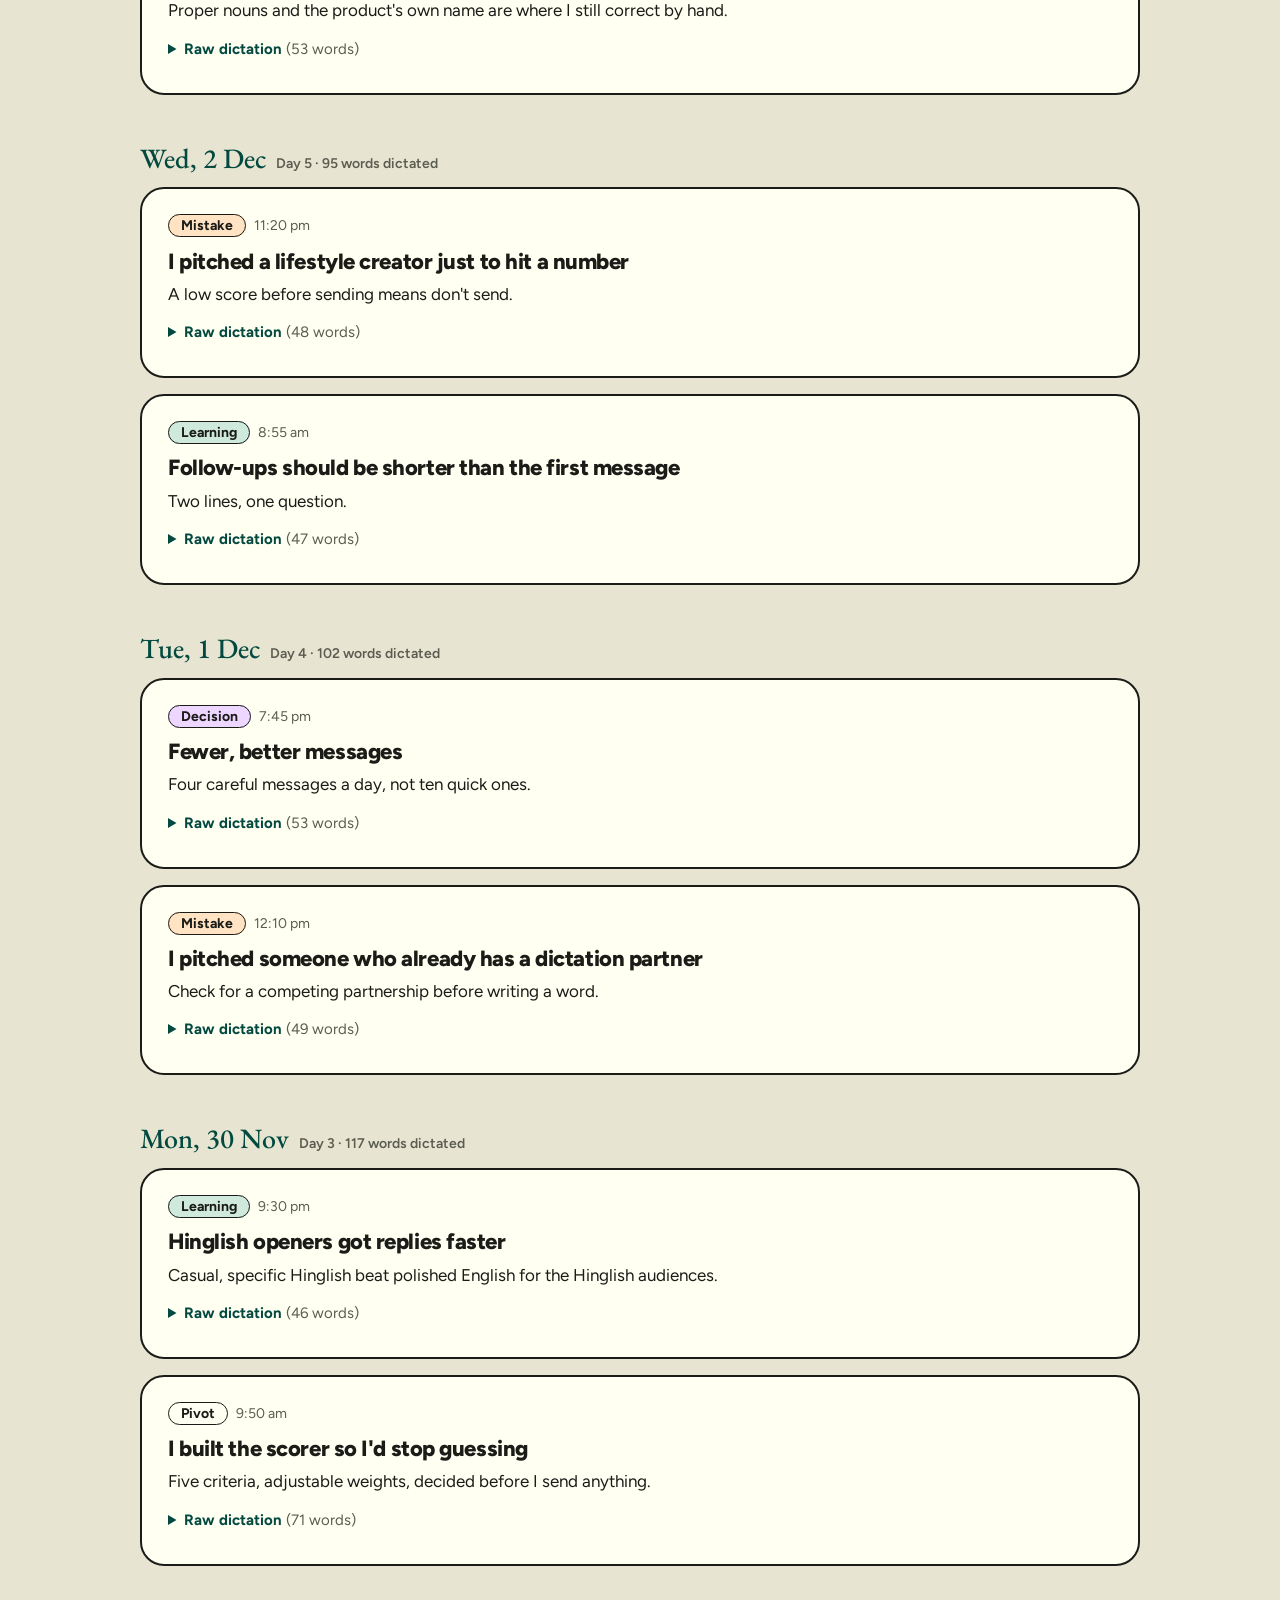
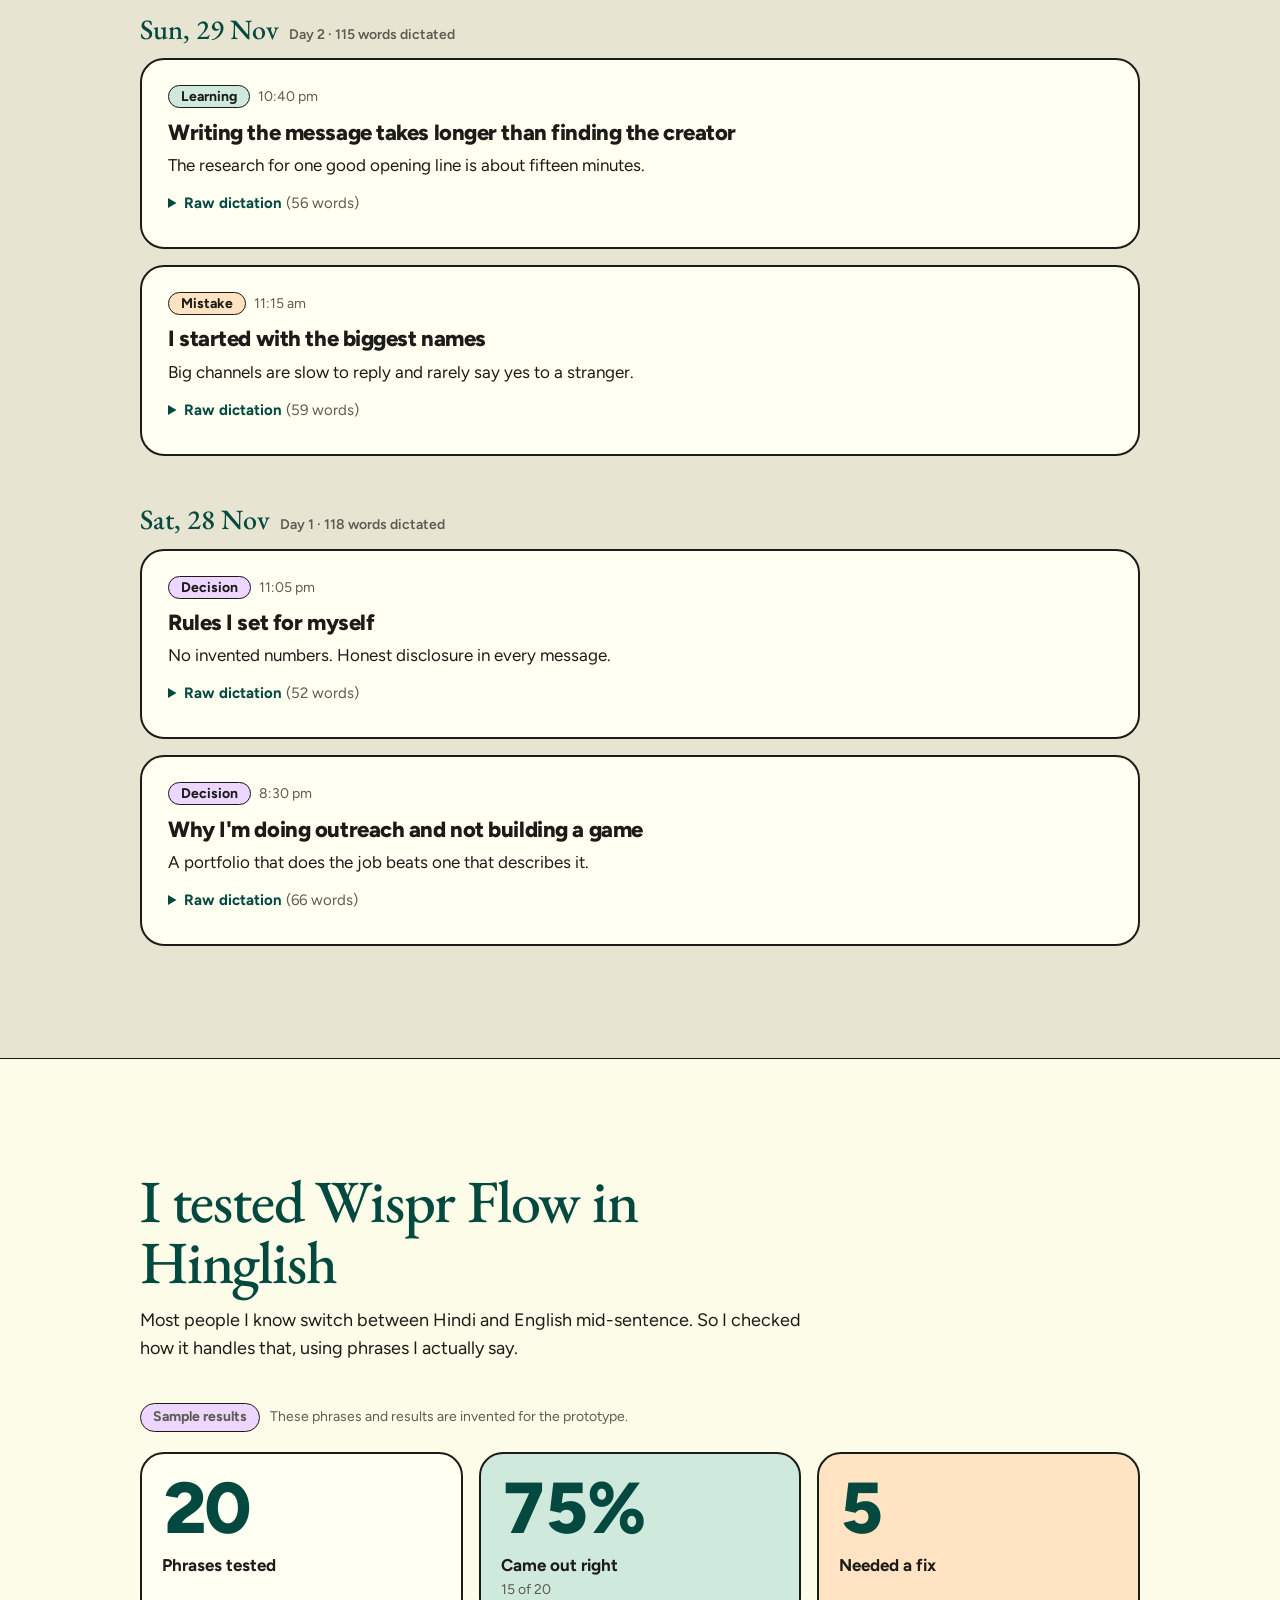
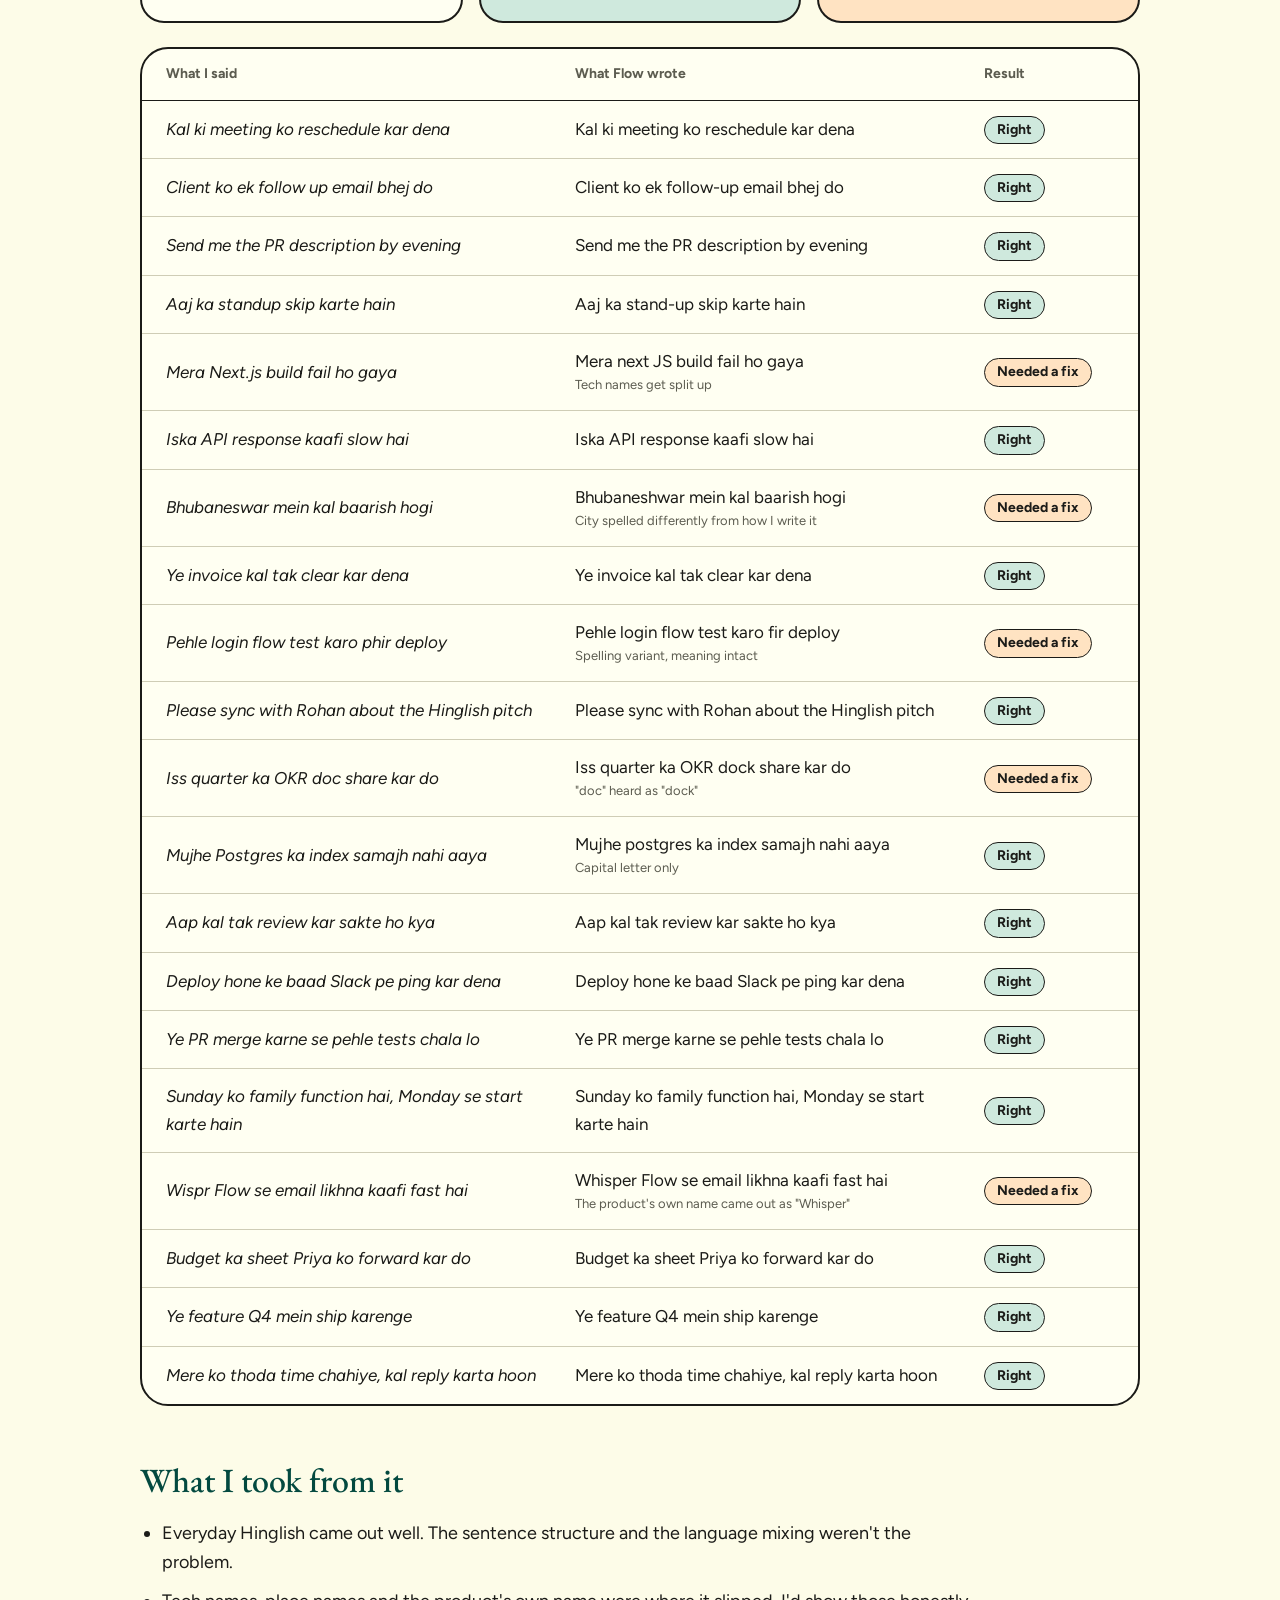
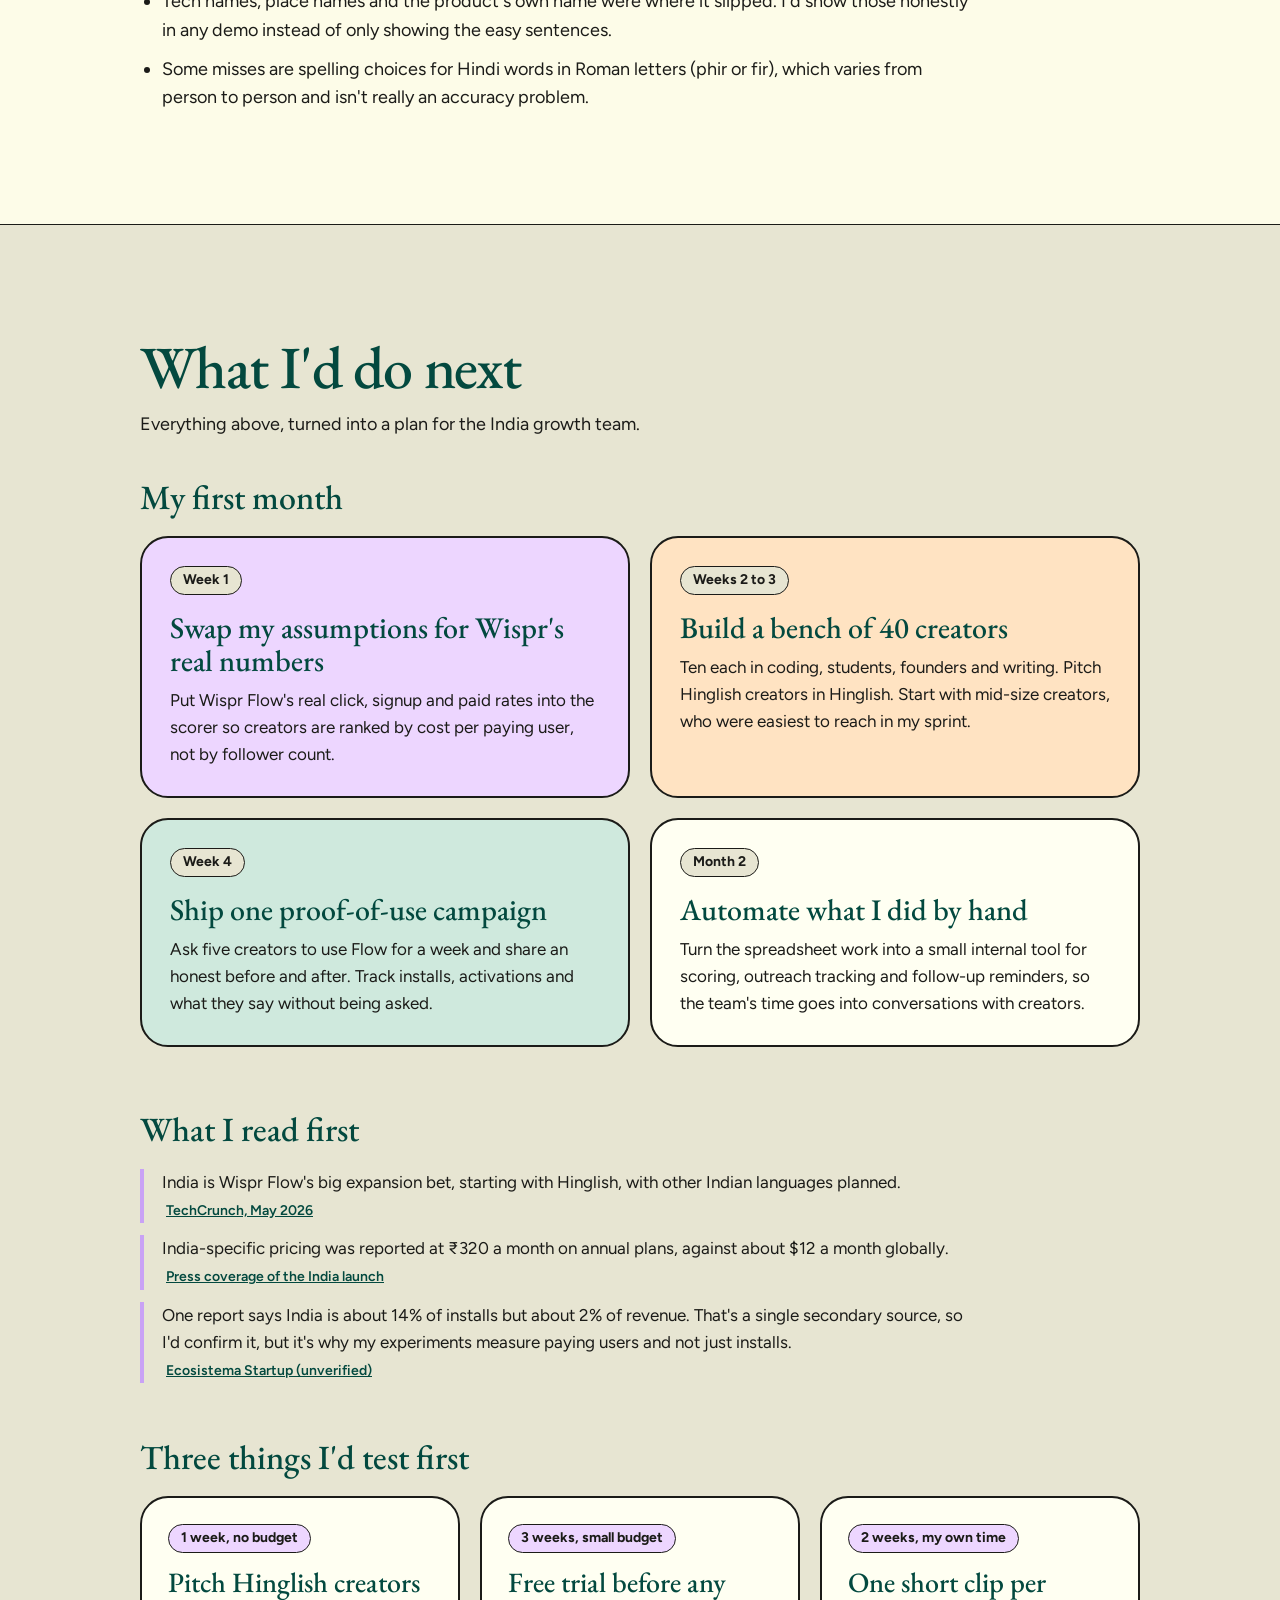
<file: portfolio-single.html>
<!doctype html>
<html lang="en">
<head>
<meta charset="utf-8">
<meta name="viewport" content="width=device-width, initial-scale=1">
<title>Mrinall Samal: outreach sprint for Wispr Flow India</title>
<meta name="description" content="A growth portfolio built with voice: real creator outreach, a tool to pick who to pitch, and the spoken log behind both.">
<meta name="theme-color" content="#fdfce8">
<meta property="og:title" content="Applying to Wispr Flow's growth team by doing the work">
<meta property="og:description" content="Real creator outreach, a tool to choose who to pitch, and a voice log of every decision.">
<meta property="og:type" content="website">
<link rel="preconnect" href="https://fonts.googleapis.com">
<link rel="preconnect" href="https://fonts.gstatic.com" crossorigin>
<link href="https://fonts.googleapis.com/css2?family=EB+Garamond:wght@500;600&family=Figtree:wght@400;500;600;700;800&display=swap" rel="stylesheet">
<style>
:root {
  --cream: #fdfce8;
  --taupe: #e7e5d2;
  --card: #fffff2;
  --ink: #1b1b18;
  --muted: #5c5c50;
  --line: #cfcdb6;
  --green: #03493f;
  --green-soft: #cfe9dd;
  --lav: #edd6ff;
  --lav-deep: #c9a2f5;
  --orange: #ffa64a;
  --orange-soft: #ffe3c2;
  --coral: #ff6b4f;
  --bad: #b3341f;
  --serif: "EB Garamond", Georgia, "Times New Roman", serif;
  --sans: "Figtree", system-ui, -apple-system, "Segoe UI", sans-serif;
  --gutter: clamp(18px, 4vw, 40px);
  --max: 1080px;
  color-scheme: light;
}

* { box-sizing: border-box; }
html { scroll-behavior: smooth; scroll-padding-top: 76px; }
body { margin: 0; background: var(--cream); color: var(--ink); font: 400 17px/1.6 var(--sans); -webkit-font-smoothing: antialiased; }
a { color: inherit; }
button, input, select, textarea { font: inherit; color: inherit; }
:focus-visible { outline: 3px solid var(--green); outline-offset: 3px; border-radius: 6px; }
[hidden] { display: none !important; }
.wrap { max-width: var(--max); margin: 0 auto; padding: 0 var(--gutter); }

.banner { background: var(--lav); border-bottom: 2px solid var(--ink); padding: 8px var(--gutter); font-weight: 600; font-size: 14px; text-align: center; }

/* ---------- top bar ---------- */
.top {
  position: sticky; top: 0; z-index: 30; display: flex; align-items: center; justify-content: space-between; gap: 16px;
  padding: 12px var(--gutter); background: color-mix(in srgb, var(--cream) 92%, transparent); backdrop-filter: blur(8px);
  border-bottom: 1.5px solid var(--ink);
}
.brand { font: 800 20px/1 var(--sans); text-decoration: none; letter-spacing: -0.02em; }
.top nav { display: flex; gap: 22px; align-items: center; font-size: 15px; font-weight: 600; }
.top nav a { text-decoration: none; }
.top nav a:not(.pill-link):hover { text-decoration: underline; text-underline-offset: 4px; }
.pill-link { background: var(--green); color: #fff; padding: 8px 18px; border-radius: 999px; }
@media (max-width: 720px) { .top nav a:not(.pill-link) { display: none; } }

/* ---------- hero ---------- */
.skip { position: absolute; left: -999px; top: 8px; z-index: 100; background: var(--green); color: #fff; padding: 8px 16px; border-radius: 999px; }
.skip:focus { left: 8px; }
.hero { position: relative; overflow: hidden; border-bottom: 1.5px solid var(--ink); padding: clamp(64px, 9vw, 128px) 0 clamp(88px, 10vw, 144px); text-align: center; }
.hero-in { position: relative; z-index: 2; }
.dayline { margin: 0 0 24px; font-size: 14px; font-weight: 600; letter-spacing: 0.02em; color: var(--muted); }
h1 { margin: 0 auto; max-width: 16ch; font: 400 clamp(26px, 4vw, 44px)/1.15 var(--sans); letter-spacing: -0.015em; }
h1 .big { display: block; margin-top: 8px; font-weight: 800; font-size: clamp(48px, 9.5vw, 104px); line-height: 0.98; letter-spacing: -0.045em; color: var(--green); }
.lede { max-width: 56ch; margin: 32px auto 0; font-size: clamp(17px, 2vw, 20px); }
.hero-btns { margin-top: 40px; display: flex; gap: 12px; justify-content: center; flex-wrap: wrap; }

.flowbar { display: flex; align-items: center; gap: 16px; max-width: 560px; margin: 32px auto 0; padding: 14px 22px; text-align: left; background: var(--lav); border: 2px solid var(--ink); border-radius: 999px; }
.flowbar .bars { display: flex; align-items: center; gap: 4px; height: 28px; flex: none; }
.flowbar .bars i { display: block; width: 5px; height: 100%; border-radius: 3px; background: var(--green); transform-origin: center; animation: eq 1.1s ease-in-out infinite; }
.flowbar .bars i:nth-child(2) { animation-delay: .15s; } .flowbar .bars i:nth-child(3) { animation-delay: .3s; }
.flowbar .bars i:nth-child(4) { animation-delay: .45s; } .flowbar .bars i:nth-child(5) { animation-delay: .6s; }
@keyframes eq { 0%, 100% { transform: scaleY(.25); } 50% { transform: scaleY(1); } }
.flowbar .said { flex: 1; min-height: 3.1em; font-size: 16px; line-height: 1.55; font-style: italic; display: flex; align-items: center; }
.flowbar .said::after { content: ""; display: inline-block; width: 2px; height: 1.1em; margin-left: 3px; background: var(--ink); animation: caret 1s steps(1) infinite; }
@keyframes caret { 50% { opacity: 0; } }
.flowbar.still .bars i { animation: none; transform: scaleY(.6); }
.flowbar.still .said::after { display: none; }

.squig { position: absolute; width: min(760px, 92vw); height: auto; aspect-ratio: 800 / 280; pointer-events: none; z-index: 0; }
.squig path { fill: none; stroke: var(--lav); stroke-width: 18; stroke-linecap: round; }
.squig.s1 { right: -90px; top: 24px; }
.squig.s2 { width: min(480px, 56vw); left: -170px; top: 36%; transform: scaleX(-1) rotate(6deg); }

.char { position: absolute; bottom: -4px; z-index: 1; width: clamp(150px, 16vw, 220px); aspect-ratio: 220 / 260; transform-origin: 50% 100%; }
.char svg { display: block; width: 100%; height: 100%; overflow: visible; }
.char.c1 { left: clamp(8px, 7vw, 140px); transform: rotate(-4deg); }
.char.c2 { right: clamp(8px, 7vw, 140px); transform: rotate(4deg); }
@media (max-width: 900px) { .char { width: 104px; } .char.c1 { left: 8px; } .char.c2 { right: 8px; } }
@media (max-width: 560px) { .char { width: 84px; } .squig { opacity: .8; } }

/* character animation: a small, calm loop */
.char-svg .bob { transform-origin: 110px 260px; animation: bob 3.8s ease-in-out infinite; }
@keyframes bob { 0%, 100% { transform: rotate(-1.8deg) translateY(0); } 50% { transform: rotate(1.8deg) translateY(-5px); } }
.char-svg .pup { animation: look 6s ease-in-out infinite; }
@keyframes look { 0%, 100% { transform: translate(0, 0); } 22% { transform: translate(4px, -2px); } 50% { transform: translate(-4px, 1px); } 78% { transform: translate(2px, 3px); } }
.char-svg .mouth { transform-box: fill-box; transform-origin: center; animation: talk 1.3s ease-in-out infinite; }
@keyframes talk { 0%, 100% { transform: scaleY(.35); } 30% { transform: scaleY(1); } 62% { transform: scaleY(.55); } }
.char-svg .voice rect { transform-box: fill-box; transform-origin: center bottom; animation: eq 1s ease-in-out infinite; }
.char-svg .voice rect:nth-child(2) { animation-delay: .2s; } .char-svg .voice rect:nth-child(3) { animation-delay: .4s; }
.char-svg .glint { animation: glint 4s ease-in-out infinite; }
@keyframes glint { 0%, 85%, 100% { opacity: 1; } 92% { opacity: .2; } }

/* ---------- numbers ---------- */
.numbers { padding-top: clamp(56px, 7vw, 88px); padding-bottom: clamp(64px, 8vw, 104px); }
.funnel { display: grid; grid-template-columns: repeat(4, 1fr); gap: 16px; }
@media (max-width: 760px) { .funnel { grid-template-columns: repeat(2, 1fr); } }
.fstep { background: var(--card); border: 2px solid var(--ink); border-radius: 24px; padding: 18px 20px 20px; }
.fstep:nth-child(2) { background: var(--lav); }
.fstep:nth-child(3) { background: var(--orange-soft); }
.fstep:nth-child(4) { background: var(--green-soft); }
.fnum { font: 800 clamp(44px, 6.5vw, 72px)/1 var(--sans); letter-spacing: -0.04em; color: var(--green); font-variant-numeric: tabular-nums; }
.flabel { margin-top: 8px; font-weight: 700; }
.fsub { color: var(--muted); font-size: 14px; min-height: 1.4em; }
.voice-line { margin: 32px 0 0; text-align: center; color: var(--muted); font-size: 16px; }
.voice-line b { color: var(--ink); }
.voice-line mark, .raw-block mark { background: var(--lav); color: var(--ink); padding: 1px 5px; border-radius: 6px; font-weight: 600; }

/* ---------- bands ---------- */
.band { padding: clamp(64px, 9vw, 112px) 0; }
.band.taupe { background: var(--taupe); border-top: 1.5px solid var(--ink); border-bottom: 1.5px solid var(--ink); }
.block-head { margin: 0 0 40px; max-width: 62ch; }
.block-head h2 { margin: 0 0 12px; font: 500 clamp(36px, 5.4vw, 60px)/1.02 var(--serif); letter-spacing: -0.02em; color: var(--green); }
.block-head p { margin: 0; color: var(--ink); font-size: 18px; }

.card { background: var(--card); border: 2px solid var(--ink); border-radius: 28px; }

/* ---------- buttons, chips, pills ---------- */
.btn { display: inline-block; text-decoration: none; border: 2px solid var(--green); background: var(--green); color: #fff; border-radius: 999px; padding: 11px 24px; font-weight: 700; font-size: 16px; cursor: pointer; }
.btn:hover { filter: brightness(1.15); }
.btn.ghost { background: transparent; color: var(--green); }
.btn.ghost:hover { background: var(--green); color: #fff; filter: none; }
.btn.accent { background: var(--lav); color: var(--ink); border-color: var(--ink); border-radius: 12px; }
.btn.danger { background: transparent; color: var(--bad); border-color: var(--bad); }
.btn.small { padding: 6px 16px; font-size: 14px; }
.chips { display: flex; flex-wrap: wrap; gap: 8px; margin-bottom: 20px; }
.chip { border: 1.5px solid var(--ink); background: transparent; border-radius: 999px; padding: 6px 16px; font-size: 15px; font-weight: 600; cursor: pointer; }
.chip:hover { background: var(--card); }
.chip[aria-pressed="true"] { background: var(--green); border-color: var(--green); color: #fff; }
.chip .n { opacity: .65; margin-left: 6px; font-variant-numeric: tabular-nums; }
.pill { display: inline-block; border-radius: 999px; padding: 2px 12px; font-size: 14px; font-weight: 700; background: var(--taupe); border: 1.5px solid var(--ink); white-space: nowrap; }
.pill[data-s="pitched"] { background: var(--lav); }
.pill[data-s="replied"] { background: var(--orange-soft); }
.pill[data-s="talking"] { background: var(--green-soft); }
.pill[data-s="won"] { background: var(--green); color: #fff; border-color: var(--green); }
.pill[data-s="passed"] { background: transparent; color: var(--muted); border-color: var(--line); }

/* ---------- ledger ---------- */
.ledger { overflow: hidden; }
.lhead, .lrow { display: grid; grid-template-columns: minmax(0, 2.3fr) minmax(0, 1.6fr) 64px minmax(0, 1.4fr) 76px 70px; gap: 14px; align-items: center; padding: 14px 24px; text-align: left; }
.lhead { font-size: 14px; font-weight: 700; color: var(--muted); border-bottom: 1.5px solid var(--ink); }
.lrow { width: 100%; background: none; border: 0; border-bottom: 1px solid var(--line); cursor: pointer; }
.lrow:last-child { border-bottom: 0; }
.lrow:hover { background: var(--lav); }
.lname { font-weight: 700; overflow: hidden; text-overflow: ellipsis; white-space: nowrap; }
.lname small { display: block; font-weight: 400; color: var(--muted); font-size: 14px; }
.lniche { color: var(--muted); font-size: 15px; overflow: hidden; text-overflow: ellipsis; white-space: nowrap; }
.sc { display: grid; place-items: center; width: 44px; height: 44px; border-radius: 50%; border: 2px solid var(--ink); font-weight: 800; font-size: 16px; background: var(--taupe); font-variant-numeric: tabular-nums; }
.sc[data-t="hi"] { background: var(--green); color: #fff; border-color: var(--green); }
.sc[data-t="mid"] { background: var(--lav); }
.sc[data-t="low"] { background: var(--orange-soft); }
.tick { font-weight: 700; color: var(--green); }
.dash { color: var(--muted); }
.empty { padding: 44px 24px; text-align: center; color: var(--muted); }
.empty strong { display: block; margin-bottom: 6px; font: 500 28px var(--serif); color: var(--green); }
@media (max-width: 820px) {
  .lhead { display: none; }
  .lrow { grid-template-columns: 1fr auto; row-gap: 6px; padding: 16px 18px; }
  .lrow .lniche { grid-column: 1; }
  .lrow .lscore { grid-row: 1; grid-column: 2; }
  .lrow .lstat { grid-column: 1; }
  .lrow .lpitched, .lrow .lreply { display: none; }
}

/* ---------- insights ---------- */
.insights { margin-top: 64px; }
.insights h3 { margin: 0 0 8px; font: 500 34px var(--serif); color: var(--green); }
.insights .take { margin: 0 0 22px; max-width: 66ch; }
.ins-grid { display: grid; grid-template-columns: repeat(3, 1fr); gap: 16px; }
@media (max-width: 820px) { .ins-grid { grid-template-columns: 1fr; } }
.ins-grid > div { background: var(--card); border: 2px solid var(--ink); border-radius: 24px; padding: 18px 20px; }
.ins-grid h4 { margin: 0 0 8px; font-size: 16px; }
.ins-row { display: grid; grid-template-columns: minmax(0, 1.2fr) 1fr 38px; gap: 10px; align-items: center; font-size: 15px; padding: 5px 0; }
.ins-row > span:first-child { overflow: hidden; text-overflow: ellipsis; white-space: nowrap; }
.ins-row .bar { height: 10px; border-radius: 6px; background: var(--taupe); border: 1.5px solid var(--ink); overflow: hidden; }
.ins-row .bar i { display: block; height: 100%; background: var(--lav-deep); }
.ins-row .pv { text-align: right; font-weight: 700; font-variant-numeric: tabular-nums; }

/* ---------- scorer ---------- */
.scorer { display: grid; grid-template-columns: minmax(0, 5fr) minmax(0, 6fr); gap: 24px; align-items: start; }
@media (max-width: 900px) { .scorer { grid-template-columns: 1fr; } }
.inputs { padding: 28px; display: grid; grid-template-columns: 1fr 1fr; gap: 16px; }
.inputs .wide { grid-column: 1 / -1; }
.inputs h3 { grid-column: 1 / -1; margin: 10px 0 -4px; font: 500 26px var(--serif); color: var(--green); }
.inputs h3:first-child { margin-top: 0; }
label.f { display: grid; gap: 6px; font-size: 14px; font-weight: 700; }
label.f .hint { font-weight: 400; color: var(--muted); }
.in, select.in, textarea.in { width: 100%; padding: 10px 12px; border: 1.5px solid var(--ink); border-radius: 12px; background: #fff; font-weight: 400; font-size: 16px; }
textarea.in { resize: vertical; min-height: 64px; line-height: 1.5; }
.in:focus { outline: 3px solid var(--lav-deep); outline-offset: 1px; }
.result { padding: 28px; position: sticky; top: 84px; }
@media (max-width: 900px) { .result { position: static; } }
.rtop { display: flex; gap: 22px; align-items: center; flex-wrap: wrap; }
.ring { position: relative; width: 132px; height: 132px; flex: none; }
.ring svg { transform: rotate(-90deg); }
.ring .track { stroke: var(--taupe); }
.ring .val { stroke: var(--green); transition: stroke-dashoffset .5s ease; }
.ring b { position: absolute; inset: 0; display: grid; place-items: center; font: 800 42px var(--sans); letter-spacing: -0.03em; color: var(--green); }
.tier { font: 500 34px/1.05 var(--serif); color: var(--green); }
.tier-sub { margin-top: 4px; max-width: 32ch; }
.risk { color: var(--bad); font-size: 14px; font-weight: 600; }
.parts { margin: 24px 0 0; display: grid; gap: 12px; }
.part { display: grid; grid-template-columns: 104px 1fr 32px; gap: 10px; align-items: center; font-size: 15px; font-weight: 600; }
.part .bar { height: 10px; border-radius: 6px; background: var(--taupe); border: 1.5px solid var(--ink); overflow: hidden; }
.part .bar i { display: block; height: 100%; background: var(--lav-deep); transition: width .4s ease; }
.part .why { grid-column: 2 / -1; color: var(--muted); font-weight: 400; font-size: 14px; margin-top: -6px; }
.part .pv { text-align: right; font-variant-numeric: tabular-nums; }
.econ { margin-top: 24px; display: grid; grid-template-columns: repeat(4, 1fr); border: 1.5px solid var(--ink); border-radius: 16px; overflow: hidden; background: #fff; }
.econ div { padding: 12px 14px; }
.econ div + div { border-left: 1.5px solid var(--ink); }
.econ b { display: block; font: 800 20px var(--sans); font-variant-numeric: tabular-nums; color: var(--green); }
.econ span { font-size: 13px; color: var(--muted); }
@media (max-width: 560px) { .econ { grid-template-columns: repeat(2, 1fr); } .econ div:nth-child(3) { border-left: 0; } .econ div:nth-child(n+3) { border-top: 1.5px solid var(--ink); } }
.pitch { margin-top: 24px; }
.pitch-head { display: flex; justify-content: space-between; align-items: center; margin-bottom: 8px; font-weight: 800; }
.pitch textarea { min-height: 240px; }
.warn { margin: 8px 0 0; color: var(--bad); font-size: 14px; font-weight: 600; }
.note { color: var(--muted); font-size: 14px; margin: 12px 0 0; }
.row-actions { display: flex; gap: 10px; flex-wrap: wrap; margin-top: 16px; }
.model { margin-top: 24px; }
.model summary { padding: 18px 26px; font-weight: 700; cursor: pointer; }
.model-body { padding: 4px 26px 26px; display: grid; grid-template-columns: 1fr 1fr; gap: 24px 48px; }
@media (max-width: 700px) { .model-body { grid-template-columns: 1fr; } }
.model-body h4 { margin: 0 0 12px; font: 500 24px var(--serif); color: var(--green); }
.slider { display: grid; grid-template-columns: 104px 1fr 34px; gap: 10px; align-items: center; font-size: 15px; margin-bottom: 8px; }
.slider input { width: 100%; accent-color: var(--green); }
.slider output { text-align: right; font-weight: 700; font-variant-numeric: tabular-nums; }
.assume { display: grid; grid-template-columns: 1fr 100px; gap: 8px 12px; align-items: center; font-size: 15px; }

/* ---------- voice log ---------- */
.composer { padding: 26px; margin-bottom: 28px; display: grid; gap: 14px; }
.composer h3 { margin: 0; font: 500 28px var(--serif); color: var(--green); }
.composer .two { display: grid; grid-template-columns: 1fr 190px; gap: 14px; }
@media (max-width: 600px) { .composer .two { grid-template-columns: 1fr; } }
.composer textarea.raw { min-height: 140px; }
.wc { color: var(--muted); font-size: 14px; }
.day { margin-top: 48px; }
.day:first-child { margin-top: 8px; }
.day-label { margin: 0 0 14px; font: 500 28px/1.1 var(--serif); color: var(--green); }
.day-label small { margin-left: 10px; font: 600 14px var(--sans); color: var(--muted); }
.entries { display: grid; gap: 16px; }
.entry { background: var(--card); border: 2px solid var(--ink); border-radius: 24px; padding: 22px 26px; }
.entry h3 { margin: 10px 0 6px; font: 800 22px/1.2 var(--sans); letter-spacing: -0.02em; }
.kind { font-size: 14px; font-weight: 700; padding: 2px 12px; border-radius: 999px; border: 1.5px solid var(--ink); background: var(--taupe); }
.kind[data-k="decision"] { background: var(--lav); }
.kind[data-k="mistake"] { background: var(--orange-soft); }
.kind[data-k="pivot"] { background: var(--card); }
.kind[data-k="learning"] { background: var(--green-soft); }
.etime { color: var(--muted); font-size: 14px; margin-left: 8px; }
.takeaway { margin: 0 0 12px; max-width: 64ch; }
.entry details > summary { cursor: pointer; font-size: 15px; font-weight: 700; color: var(--green); margin-bottom: 10px; }
.entry .wcount { color: var(--muted); font-weight: 400; }
.raw-block { margin: 0; max-width: 70ch; font: 400 17px/1.9 var(--sans); white-space: pre-wrap; word-break: break-word; font-style: italic; }
.raw-block mark { font-weight: 500; box-decoration-break: clone; -webkit-box-decoration-break: clone; }

/* ---------- about ---------- */
.about { display: grid; grid-template-columns: minmax(0, 7fr) minmax(0, 5fr); gap: 32px 56px; align-items: start; }
@media (max-width: 800px) { .about { grid-template-columns: 1fr; } }
.about p { margin: 0 0 16px; max-width: 60ch; font-size: 19px; }
.about h3 { margin: 32px 0 14px; font: 500 30px var(--serif); color: var(--green); }
.facts { margin: 0; padding: 8px 24px; background: var(--card); border: 2px solid var(--ink); border-radius: 28px; }
.facts div { display: grid; grid-template-columns: 120px 1fr; gap: 12px; padding: 14px 0; border-bottom: 1px solid var(--line); }
.facts div:last-child { border-bottom: 0; }
.facts dt { color: var(--muted); font-size: 15px; }
.facts dd { margin: 0; font-weight: 600; overflow-wrap: anywhere; }
.mistakes { margin: 0; padding: 0; list-style: none; display: grid; gap: 12px; }
.mistakes li { background: var(--orange-soft); border: 2px solid var(--ink); border-radius: 20px; padding: 14px 18px; }
.mistakes b { display: block; }
.mistakes span { color: var(--muted); font-size: 16px; }
.foot { padding: 40px 0 88px; color: var(--muted); font-size: 14px; text-align: center; }

/* ---------- dialog, toast, edit bar ---------- */
dialog { width: min(660px, calc(100vw - 24px)); max-height: calc(100vh - 32px); border: 2px solid var(--ink); border-radius: 28px; padding: 0; background: var(--card); color: var(--ink); }
dialog::backdrop { background: rgba(27, 27, 24, .5); }
.dlg { padding: 30px; display: grid; gap: 14px; }
.dlg h3 { margin: 0; font: 500 38px/1.05 var(--serif); color: var(--green); }
.dlg .meta { color: var(--muted); font-size: 15px; }
.dlg h4 { margin: 8px 0 -6px; font-size: 15px; }
.dlg blockquote { margin: 0; padding: 14px 16px; background: #fff; border: 1.5px solid var(--ink); border-radius: 16px; white-space: pre-wrap; font-size: 16px; }
.dlg .grid2 { display: grid; grid-template-columns: 1fr 1fr; gap: 12px; }
.toast { position: fixed; left: 50%; bottom: 76px; transform: translate(-50%, 20px); opacity: 0; pointer-events: none; background: var(--green); color: #fff; padding: 10px 20px; border-radius: 999px; font-weight: 600; transition: opacity .2s, transform .2s; z-index: 60; }
.toast.on { opacity: 1; transform: translate(-50%, 0); }
.editbar { position: fixed; left: 0; right: 0; bottom: 0; z-index: 50; display: flex; gap: 10px; align-items: center; flex-wrap: wrap; padding: 10px var(--gutter); background: var(--lav); border-top: 2px solid var(--ink); font-size: 15px; }
.editbar span { flex: 1; min-width: 200px; font-weight: 600; }


/* ---------- day by day ---------- */
.days { margin-top: 64px; }
.days h3, .featured-title { margin: 0 0 20px; font: 500 34px var(--serif); color: var(--green); }
.days-grid { display: grid; grid-template-columns: repeat(var(--n, 8), 1fr); gap: 12px; padding: 24px 24px 20px; background: var(--card); border: 2px solid var(--ink); border-radius: 28px; }
.dcol { display: grid; gap: 8px; justify-items: center; text-align: center; }
.dcol.future { opacity: .4; }
.dbar { width: 100%; height: 84px; display: flex; flex-direction: column; justify-content: flex-end; align-items: center; gap: 4px; font-size: 13px; font-weight: 700; font-variant-numeric: tabular-nums; }
.dbar i { display: block; width: min(100%, 44px); border-radius: 10px 10px 4px 4px; border: 1.5px solid var(--ink); min-height: 0; }
.dbar.m i { background: var(--lav-deep); }
.dbar.w i { background: var(--green-soft); }
.dbar i[style*="height:0%"] { border: 0; }
.dl { font-size: 13px; font-weight: 700; line-height: 1.25; }
.dl small { display: block; font-weight: 400; color: var(--muted); }
.legend { margin: 16px 0 0; display: flex; gap: 20px; flex-wrap: wrap; justify-content: center; font-size: 14px; color: var(--muted); }
.legend .k { display: inline-block; width: 14px; height: 14px; margin-right: 8px; vertical-align: -2px; border-radius: 4px; border: 1.5px solid var(--ink); }
.legend .k.m { background: var(--lav-deep); } .legend .k.w { background: var(--green-soft); }
@media (max-width: 640px) { .days-grid { padding: 18px 12px; gap: 6px; } .dl small { display: none; } }

/* ---------- featured threads ---------- */
#featured { margin-bottom: 56px; }
.feat-grid { display: grid; grid-template-columns: 1fr 1fr; gap: 20px; }
@media (max-width: 860px) { .feat-grid { grid-template-columns: 1fr; } }
.feat { background: var(--card); border: 2px solid var(--ink); border-radius: 28px; padding: 28px; display: grid; gap: 12px; align-content: start; }
.feat.worked { background: var(--green-soft); }
.feat.flopped { background: var(--orange-soft); }
.feat h3 { margin: 4px 0 0; font: 500 34px/1.05 var(--serif); color: var(--green); }
.feat h4 { margin: 8px 0 0; font-size: 14px; }
.feat .fmeta { margin: 0; color: var(--muted); font-size: 15px; }
.feat blockquote { margin: 0; padding: 14px 16px; background: #fff; border: 1.5px solid var(--ink); border-radius: 16px; white-space: pre-wrap; font-size: 15px; }
.feat .clampi { display: -webkit-box; -webkit-line-clamp: 7; -webkit-box-orient: vertical; overflow: hidden; }
.feat .pill, .plan-card .pill { justify-self: start; }
.feat blockquote.silent { color: var(--muted); font-style: italic; }
.feat .flesson { margin: 4px 0 8px; }
.feat .btn { justify-self: start; }

/* ---------- toolbar, board ---------- */
.toolbar { display: flex; justify-content: space-between; align-items: flex-start; gap: 16px 24px; flex-wrap: wrap; }
.toolbar .chips { margin-bottom: 20px; }
.tools { display: flex; gap: 12px; align-items: center; flex-wrap: wrap; margin-bottom: 20px; }
.seg { display: inline-flex; border: 1.5px solid var(--ink); border-radius: 999px; overflow: hidden; }
.seg button { border: 0; background: transparent; padding: 6px 16px; font-weight: 600; font-size: 15px; cursor: pointer; }
.seg button + button { border-left: 1.5px solid var(--ink); }
.seg button[aria-pressed="true"] { background: var(--green); color: #fff; }
.sortby { display: flex; align-items: center; gap: 8px; font-size: 14px; font-weight: 600; }
.sortby select.in { width: auto; padding: 6px 10px; border-radius: 999px; font-size: 14px; }
.board { display: grid; grid-auto-flow: column; grid-auto-columns: minmax(230px, 1fr); gap: 16px; overflow-x: auto; padding-bottom: 12px; }
.col { background: var(--card); border: 2px solid var(--ink); border-radius: 24px; padding: 16px; display: grid; gap: 10px; align-content: start; min-height: 160px; }
.col h4 { margin: 0 0 4px; display: flex; justify-content: space-between; font-size: 15px; }
.col h4 span { color: var(--muted); font-weight: 600; }
.bcard { display: flex; align-items: center; gap: 12px; text-align: left; background: #fff; border: 1.5px solid var(--ink); border-radius: 16px; padding: 10px 12px; cursor: pointer; }
.bcard:hover { background: var(--lav); }
.bcard b { display: block; font-size: 15px; line-height: 1.25; }
.bcard small { color: var(--muted); font-size: 13px; line-height: 1.25; display: block; }
.bcard .sc { flex: none; width: 38px; height: 38px; font-size: 14px; }
.col .none { margin: 0; color: var(--muted); font-size: 14px; }

/* ---------- presets, plan, dialog breakdown ---------- */
.presets { display: flex; flex-wrap: wrap; align-items: center; gap: 10px; margin-bottom: 24px; }
.presets span { font-weight: 700; font-size: 15px; margin-right: 4px; }
.plan { display: grid; grid-template-columns: repeat(2, 1fr); gap: 20px; }
@media (max-width: 760px) { .plan { grid-template-columns: 1fr; } }
.plan-card { background: var(--card); border: 2px solid var(--ink); border-radius: 28px; padding: 28px; display: grid; gap: 10px; align-content: start; }
.plan-card:nth-child(1) { background: var(--lav); } .plan-card:nth-child(2) { background: var(--orange-soft); } .plan-card:nth-child(3) { background: var(--green-soft); }
.plan-card h3 { margin: 6px 0 0; font: 500 30px/1.1 var(--serif); color: var(--green); }
.plan-card p { margin: 0; }
.mini { display: grid; gap: 8px; padding: 14px 16px; background: #fff; border: 1.5px solid var(--ink); border-radius: 16px; }
.mini .part { grid-template-columns: 96px 1fr 30px; font-size: 14px; }
.top nav a[aria-current="true"]:not(.pill-link) { text-decoration: underline; text-decoration-thickness: 2px; text-underline-offset: 6px; text-decoration-color: var(--lav-deep); }
#mic.on { background: var(--coral); border-color: var(--ink); color: #fff; }

@media (prefers-reduced-motion: reduce) { html { scroll-behavior: auto; } *, *::before, *::after { transition: none !important; animation: none !important; } }

.char-inline { display: block; margin: 0 auto 16px; }
.char-inline svg { display: block; width: 100%; height: auto; overflow: visible; }
.about h3 + .built, .about h3 + .mistakes { margin-top: 0; }
.built { margin: 0; padding: 0; list-style: none; display: grid; gap: 12px; }
.built li { background: var(--card); border: 2px solid var(--ink); border-radius: 20px; padding: 14px 18px; display: grid; gap: 2px; }
.built b { font-size: 17px; }
.built span { color: var(--muted); font-size: 16px; }

.checks { margin: 0; padding: 0; list-style: none; display: grid; gap: 10px; }
.checks li { display: flex; align-items: center; gap: 12px; font-size: 16px; }
.checks label { display: flex; align-items: center; gap: 12px; cursor: pointer; }
.checks input[type="checkbox"] { width: 22px; height: 22px; accent-color: var(--green); flex: none; }
.checks .mark { display: grid; place-items: center; width: 22px; height: 22px; flex: none; border: 2px solid var(--ink); border-radius: 6px; font-weight: 800; font-size: 14px; }
.checks li.done .mark { background: var(--green); color: #fff; border-color: var(--green); }
.sr { position: absolute; width: 1px; height: 1px; overflow: hidden; clip: rect(0 0 0 0); white-space: nowrap; }

/* ---------- proof sections ---------- */
.sub { margin: 0 0 20px; font: 500 34px/1.1 var(--serif); color: var(--green); }
#quotes:not(:empty), #mypost:not(:empty), #experiments:not(:empty), #brief:not(:empty), #casestudy:not(:empty) { margin-top: 64px; }
#videos:not(:empty) { margin-bottom: 56px; }
.hl + .sub { margin-top: 56px; }
.todo { border: 2px dashed var(--ink); border-radius: 28px; padding: 24px 28px; }
.todo b { display: block; margin-bottom: 8px; font-size: 18px; }
.todo ul { margin: 0 0 12px; padding-left: 20px; }
.todo li { margin-bottom: 4px; }
.todo p { margin: 0; color: var(--muted); font-size: 14px; }
.sample-note { display: flex; align-items: center; gap: 10px; margin: 0 0 20px; color: var(--muted); font-size: 14px; }
.sample-note .pill { background: var(--lav); }

.quotes-grid { display: grid; grid-template-columns: repeat(2, 1fr); gap: 20px; }
@media (max-width: 760px) { .quotes-grid { grid-template-columns: 1fr; } }
.quote { margin: 0; background: var(--card); border: 2px solid var(--ink); border-radius: 28px; padding: 28px; display: grid; gap: 14px; align-content: space-between; }
.quote:nth-child(odd) { background: var(--lav); }
.quote blockquote { margin: 0; font: 500 26px/1.3 var(--serif); }
.quote figcaption { font-size: 14px; font-weight: 600; color: var(--muted); }

.post { padding: 28px; display: grid; gap: 16px; justify-items: start; }
.post-text { margin: 0; max-width: 62ch; font-size: 18px; white-space: pre-wrap; }
.post-stats { display: flex; gap: 40px; flex-wrap: wrap; }
.post-stats b { display: block; font: 800 36px/1 var(--sans); color: var(--green); letter-spacing: -0.03em; }
.post-stats span { color: var(--muted); font-size: 14px; }

.vids { display: grid; grid-template-columns: repeat(2, 1fr); gap: 20px; margin-bottom: 8px; }
@media (max-width: 760px) { .vids { grid-template-columns: 1fr; } }
.vid { margin: 0; background: var(--card); border: 2px solid var(--ink); border-radius: 24px; overflow: hidden; }
.vid video, .vid iframe { display: block; width: 100%; aspect-ratio: 16 / 9; border: 0; background: #000; }
.vid figcaption { padding: 14px 18px; display: grid; gap: 2px; }
.vid figcaption span { color: var(--muted); font-size: 14px; }
#videos { margin-bottom: 8px; }
#videos + #composer, #composer:empty { margin-top: 0; }

.hl-stats { display: grid; grid-template-columns: repeat(3, 1fr); gap: 16px; margin-bottom: 24px; }
@media (max-width: 640px) { .hl-stats { grid-template-columns: 1fr; } }
.hl-stats .fstep:nth-child(1) { background: var(--card); }
.hl-stats .fstep:nth-child(2) { background: var(--green-soft); }
.hl-stats .fstep:nth-child(3) { background: var(--orange-soft); }
.hl { overflow: hidden; }
.hl-head, .hl-row { display: grid; grid-template-columns: minmax(0, 1fr) minmax(0, 1fr) 130px; gap: 20px; align-items: center; padding: 14px 24px; }
.hl-head { font-size: 14px; font-weight: 700; color: var(--muted); border-bottom: 1.5px solid var(--ink); }
.hl-row { border-bottom: 1px solid var(--line); }
.hl-row:last-child { border-bottom: 0; }
.hl-row small { display: block; color: var(--muted); font-size: 13px; }
.hl-row .said-t { font-style: italic; }
@media (max-width: 720px) { .hl-head { display: none; } .hl-row { grid-template-columns: 1fr; gap: 6px; padding: 16px 20px; } }
.takes { margin: 0; padding-left: 22px; max-width: 70ch; display: grid; gap: 10px; font-size: 18px; }

.exp-grid { display: grid; grid-template-columns: repeat(3, 1fr); gap: 20px; }
@media (max-width: 980px) { .exp-grid { grid-template-columns: 1fr; } }
.exp { background: var(--card); border: 2px solid var(--ink); border-radius: 28px; padding: 26px; display: grid; gap: 10px; align-content: start; }
.exp .pill { justify-self: start; background: var(--lav); }
.exp h4 { margin: 4px 0 2px; font: 500 28px/1.1 var(--serif); color: var(--green); }
.exp p { margin: 0; font-size: 16px; }

.brief { padding: 30px; }
.brief h4 { margin: 0 0 8px; font: 500 32px/1.1 var(--serif); color: var(--green); }
.brief .angle { margin: 0 0 24px; max-width: 62ch; font-size: 19px; }
.brief-cols { display: grid; grid-template-columns: repeat(2, 1fr); gap: 24px 40px; }
@media (max-width: 760px) { .brief-cols { grid-template-columns: 1fr; } }
.brief h5 { margin: 0 0 8px; font-size: 15px; }
.brief ul { margin: 0; padding-left: 20px; display: grid; gap: 6px; }

.case-intro { max-width: 62ch; margin: -4px 0 24px; font-size: 18px; }
.case-stats { display: grid; grid-template-columns: repeat(3, 1fr); gap: 16px; margin-bottom: 24px; }
@media (max-width: 640px) { .case-stats { grid-template-columns: 1fr; } }
.case-stats .fstep:nth-child(1) { background: var(--lav); }
.case-stats .fstep:nth-child(2) { background: var(--orange-soft); }
.case-stats .fstep:nth-child(3) { background: var(--green-soft); }
.qa { display: grid; grid-template-columns: repeat(2, 1fr); gap: 16px; }
@media (max-width: 760px) { .qa { grid-template-columns: 1fr; } }
.qa-card { background: var(--card); border: 2px solid var(--ink); border-radius: 24px; padding: 22px 26px; }
.qa-card h4 { margin: 0 0 6px; font-size: 17px; }
.qa-card p { margin: 0; }

.ctx { margin: 0 0 8px; padding: 0; list-style: none; display: grid; gap: 12px; max-width: 76ch; }
.ctx li { padding-left: 18px; border-left: 4px solid var(--lav-deep); font-size: 17px; }
.ctx a, .ctx em { display: inline-block; margin-left: 4px; font-size: 14px; font-weight: 600; color: var(--green); }
.sub-gap { margin-top: 56px; }

.case-todo { margin-top: 16px; }

/* ---------- edit-mode tools ---------- */
.today { padding: 28px; margin-bottom: 40px; background: var(--lav); }
.today .sub { margin-bottom: 16px; }
.today-stats { display: grid; grid-template-columns: repeat(4, 1fr); gap: 12px; margin-bottom: 8px; }
@media (max-width: 760px) { .today-stats { grid-template-columns: repeat(2, 1fr); } }
.today-stats div { background: var(--card); border: 1.5px solid var(--ink); border-radius: 18px; padding: 14px 16px; }
.today-stats b { display: block; font: 800 30px/1 var(--sans); color: var(--green); letter-spacing: -0.03em; }
.today-stats span { font-size: 13px; color: var(--muted); }
.due { list-style: none; margin: 16px 0 0; padding: 0; display: grid; gap: 8px; }
.due li { display: flex; justify-content: space-between; align-items: center; gap: 12px; flex-wrap: wrap; background: var(--card); border: 1.5px solid var(--ink); border-radius: 16px; padding: 10px 16px; }
.runner { margin-bottom: 24px; }
.runner summary { padding: 18px 26px; font-weight: 700; cursor: pointer; }
.runner-body { padding: 0 26px 26px; }
.rn-list { display: grid; gap: 10px; margin: 16px 0; }
.rn-row { display: grid; grid-template-columns: minmax(0, 1fr) minmax(0, 1.2fr) 150px; gap: 12px; align-items: center; }
.rn-row.custom .hl-said { grid-column: 1; }
.rn-said { font-style: italic; }
.rn-res small { display: block; color: var(--muted); font-size: 12px; margin-top: 2px; }
@media (max-width: 760px) { .rn-row { grid-template-columns: 1fr; gap: 6px; padding-bottom: 10px; border-bottom: 1px solid var(--line); } }
#script-text { font-size: 15px; line-height: 1.6; }

</style>
</head>
<body>

<a class="skip" href="#sprint">Skip to the results</a>

<div id="demo-banner" class="banner" hidden>Prototype with sample data. Every creator, number and log entry on this page is invented.</div>

<header class="top">
  <a class="brand" href="#top" id="brand"></a>
  <nav aria-label="Sections">
    <a href="#sprint">Who I contacted</a>
    <a href="#scorer">How I chose</a>
    <a href="#log">Voice log</a>
    <a href="#hinglish" id="hinglish-link">Hinglish test</a>
    <a href="#plan" id="plan-link">My plan</a>
    <a class="pill-link" href="#about">About me</a>
  </nav>
</header>

<main id="top">
  <section class="hero" aria-labelledby="h1">
    <svg class="squig s1" viewBox="-40 -40 800 280" aria-hidden="true"><path d="M0 150 C110 40 250 30 300 105 C340 170 250 195 240 130 C232 70 330 30 450 75 C560 115 640 70 720 20"/></svg>
    <svg class="squig s2" viewBox="-40 -40 800 280" aria-hidden="true"><path d="M0 150 C110 40 250 30 300 105 C340 170 250 195 240 130 C232 70 330 30 450 75 C560 115 640 70 720 20"/></svg>
    <div class="char c1" data-shirt="#ffa64a" data-hair="#1b1b18" data-lens="#03493f" aria-hidden="true"></div>
    <div class="char c2" data-shirt="#ff6b4f" data-hair="#ffa64a" data-lens="#edd6ff" aria-hidden="true"></div>
    <div class="wrap hero-in">
      <p class="dayline" id="dayline"></p>
      <h1 id="h1"></h1>
      <p class="lede" id="lede"></p>
      <div class="flowbar" id="flowbar" hidden aria-hidden="true">
        <span class="bars"><i></i><i></i><i></i><i></i><i></i></span>
        <span class="said" id="said"></span>
      </div>
      <div class="hero-btns">
        <a class="btn" href="#sprint">See the results</a>
        <a class="btn ghost" href="#log">Hear it in my words</a>
      </div>
    </div>
  </section>

  <section class="wrap numbers" aria-label="Outreach results so far">
    <div class="funnel" id="funnel"></div>
    <p class="voice-line" id="voiceline"></p>
    <div class="days" id="days"></div>
  </section>

  <section id="sprint" class="band taupe" aria-labelledby="sprint-h">
    <div class="wrap">
      <div class="block-head">
        <h2 id="sprint-h">Who I contacted</h2>
        <p>Real creators, what I sent, what came back, and what I learned. Tap a name to read the whole thing.</p>
      </div>
      <div id="today"></div>
      <div id="featured"></div>
      <div class="toolbar">
        <div class="chips" id="status-chips" role="group" aria-label="Filter by status"></div>
        <div class="tools" id="sprint-tools"></div>
      </div>
      <div class="ledger card" id="ledger"></div>
      <div class="board" id="board" hidden></div>
      <div class="insights" id="insights"></div>
      <div id="quotes"></div>
      <div id="mypost"></div>
    </div>
  </section>

  <section id="scorer" class="band" aria-labelledby="scorer-h">
    <div class="wrap">
      <div class="block-head">
        <h2 id="scorer-h">How I chose who to pitch</h2>
        <p>I got tired of guessing, so I built a small tool. Put in a creator's public numbers and it tells you whether they're worth a message, and writes a first draft. Every weight is mine, and you can change them.</p>
      </div>
      <div class="presets" id="presets"></div>
      <div class="scorer">
        <form class="card inputs" id="scorer-form" autocomplete="off"></form>
        <div class="card result" id="scorer-result" aria-live="polite"></div>
      </div>
      <details class="model card" id="model">
        <summary>See the weights and assumptions</summary>
        <div class="model-body" id="model-body"></div>
      </details>
    </div>
  </section>

  <section id="log" class="band taupe" aria-labelledby="log-h">
    <div class="wrap">
      <div class="block-head">
        <h2 id="log-h">My voice log</h2>
        <p>I talk through decisions and mistakes as they happen and save them as they come out. The purple parts are the raw dictation, fillers and all.</p>
      </div>
      <div id="videos"></div>
      <div id="composer"></div>
      <div class="chips" id="kind-chips" role="group" aria-label="Filter log by type"></div>
      <div id="timeline"></div>
    </div>
  </section>

  <section id="hinglish" class="band" aria-labelledby="hinglish-h">
    <div class="wrap">
      <div class="block-head">
        <h2 id="hinglish-h">I tested Wispr Flow in Hinglish</h2>
        <p>Most people I know switch between Hindi and English mid-sentence. So I checked how it handles that, using phrases I actually say.</p>
      </div>
      <div id="hinglish-body"></div>
    </div>
  </section>

  <section id="plan" class="band taupe" aria-labelledby="plan-h">
    <div class="wrap">
      <div class="block-head">
        <h2 id="plan-h">What I'd do next</h2>
        <p>Everything above, turned into a plan for the India growth team.</p>
      </div>
      <h3 class="sub">My first month</h3>
      <div class="plan" id="plan-body"></div>
      <div id="experiments"></div>
      <div id="brief"></div>
    </div>
  </section>

  <section id="about" class="band" aria-labelledby="about-h">
    <div class="wrap">
      <div class="block-head">
        <h2 id="about-h">About me</h2>
      </div>
      <div class="about" id="about-body"></div>
      <div id="casestudy"></div>
    </div>
  </section>
</main>

<footer class="foot"><div class="wrap" id="foot"></div></footer>

<dialog id="dlg"></dialog>
<div class="editbar" id="editbar" hidden></div>
<div class="toast" id="toast" role="status" aria-live="polite"></div>

<script>
// PROTOTYPE DATA. The creators, numbers, messages, replies, log entries and Hinglish results below are
// invented so the site can be previewed. They are NOT real results and must not be submitted as such.
// Replace this file with the output of "Export data.js" (open the site with ?edit) and set
// profile.prototype to false to remove the banner.
(() => {
  // Dates are generated relative to today so the prototype always looks mid-sprint (day 7 of 8).
  const base = new Date(); base.setHours(0, 0, 0, 0); base.setDate(base.getDate() - 6);
  const at = (day, h, m = 0) => { const d = new Date(base); d.setDate(d.getDate() + day); d.setHours(h, m, 0, 0); return d.toISOString(); };
  const ymd = day => { const d = new Date(base); d.setDate(d.getDate() + day); return `${d.getFullYear()}-${String(d.getMonth() + 1).padStart(2, "0")}-${String(d.getDate()).padStart(2, "0")}`; };
  const disclose = "To be upfront: I'm not on the Wispr Flow team. I've applied to their India growth team, and this outreach is part of my application. I'm only pitching creators I think are a real fit.";

  window.SITE_DATA = {
    profile: {
      prototype: true,
      banner: false,
      name: "Mrinall Samal",
      headline: "",
      lede: "Hi, I'm Mrinall, a CS student from Bhubaneswar who builds software people actually use. For a week I've been pitching real creators on Wispr Flow, keeping score of what works, and talking my decisions out loud as I go. It's all below, including what went wrong.",
      city: "Bhubaneswar, Odisha",
      startDate: "Immediately",
      relocation: "Yes, I can relocate to Bangalore",
      interest: "Internship",
      website: "mrinall.dev",
      linkedin: "linkedin.com/in/mrinall-samal-34004233b",
      github: "github.com/MrinallSamal-byte",
      x: "",
      email: "samalmrinall9@gmail.com",
      about: [
        "I'm a B.Tech CSE student at Siksha 'O' Anusandhan University in Bhubaneswar (2024 to 2028). I build full-stack and AI systems that real people use, and I like measuring whether they work.",
        "I maintain iters.live on my own, a campus platform for about 12,000 students that takes around 100K API requests a day, and I built WriteOnce, a scheduler that posts across five social networks. Both taught me the same thing: getting something in front of people is half the job.",
        "I'm applying to the growth team because I want to treat creator marketing the way I treat software. Find who is worth reaching, write down why, send it, measure the replies, and keep what works."
      ],
      built: [
        { name: "iters.live", line: "Campus platform for about 12,000 students. Solo-maintained, around 100K daily API hits." },
        { name: "WriteOnce", line: "Social media scheduler for five networks, with retries and approval links." },
        { name: "Sanket", line: "Anti-scam tool for WhatsApp and web with multilingual verdicts." },
        { name: "CodeMentor AI", line: "Agentic coding tutor with an in-browser code runner and 17 algorithm visualizers." },
        { name: "Smart India Hackathon 2026", line: "Top 50 nationally." }
      ],
      mistakes: [],
      post: null,
      videos: [],
      casestudy: {
        title: "How iters.live reached a campus",
        intro: "The only growth I've done so far is for something I built myself. These numbers are from my own platform.",
        stats: [
          { n: "12,000", label: "students on the platform" },
          { n: "~100K", label: "API requests a day" },
          { n: "1", label: "person maintaining it" }
        ],
        story: [
          { q: "How did the first students find it?", a: "Through college and club announcements." }
        ]
      },
      hinglish: {
        runs: [
          { said: "Kal ki meeting ko reschedule kar dena", wrote: "Kal ki meeting ko reschedule kar dena", ok: true },
          { said: "Client ko ek follow up email bhej do", wrote: "Client ko ek follow-up email bhej do", ok: true },
          { said: "Send me the PR description by evening", wrote: "Send me the PR description by evening", ok: true },
          { said: "Aaj ka standup skip karte hain", wrote: "Aaj ka stand-up skip karte hain", ok: true },
          { said: "Mera Next.js build fail ho gaya", wrote: "Mera next JS build fail ho gaya", ok: false, note: "Tech names get split up" },
          { said: "Iska API response kaafi slow hai", wrote: "Iska API response kaafi slow hai", ok: true },
          { said: "Bhubaneswar mein kal baarish hogi", wrote: "Bhubaneshwar mein kal baarish hogi", ok: false, note: "City spelled differently from how I write it" },
          { said: "Ye invoice kal tak clear kar dena", wrote: "Ye invoice kal tak clear kar dena", ok: true },
          { said: "Pehle login flow test karo phir deploy", wrote: "Pehle login flow test karo fir deploy", ok: false, note: "Spelling variant, meaning intact" },
          { said: "Please sync with Rohan about the Hinglish pitch", wrote: "Please sync with Rohan about the Hinglish pitch", ok: true },
          { said: "Iss quarter ka OKR doc share kar do", wrote: "Iss quarter ka OKR dock share kar do", ok: false, note: "\"doc\" heard as \"dock\"" },
          { said: "Mujhe Postgres ka index samajh nahi aaya", wrote: "Mujhe postgres ka index samajh nahi aaya", ok: true, note: "Capital letter only" },
          { said: "Aap kal tak review kar sakte ho kya", wrote: "Aap kal tak review kar sakte ho kya", ok: true },
          { said: "Deploy hone ke baad Slack pe ping kar dena", wrote: "Deploy hone ke baad Slack pe ping kar dena", ok: true },
          { said: "Ye PR merge karne se pehle tests chala lo", wrote: "Ye PR merge karne se pehle tests chala lo", ok: true },
          { said: "Sunday ko family function hai, Monday se start karte hain", wrote: "Sunday ko family function hai, Monday se start karte hain", ok: true },
          { said: "Wispr Flow se email likhna kaafi fast hai", wrote: "Whisper Flow se email likhna kaafi fast hai", ok: false, note: "The product's own name came out as \"Whisper\"" },
          { said: "Budget ka sheet Priya ko forward kar do", wrote: "Budget ka sheet Priya ko forward kar do", ok: true },
          { said: "Ye feature Q4 mein ship karenge", wrote: "Ye feature Q4 mein ship karenge", ok: true },
          { said: "Mere ko thoda time chahiye, kal reply karta hoon", wrote: "Mere ko thoda time chahiye, kal reply karta hoon", ok: true }
        ],
        takeaways: [
          "Everyday Hinglish came out well. The sentence structure and the language mixing weren't the problem.",
          "Tech names, place names and the product's own name were where it slipped. I'd show those honestly in any demo instead of only showing the easy sentences.",
          "Some misses are spelling choices for Hindi words in Roman letters (phir or fir), which varies from person to person and isn't really an accuracy problem."
        ]
      },
      context: [
        { text: "India is Wispr Flow's big expansion bet, starting with Hinglish, with other Indian languages planned.", source: "TechCrunch, May 2026", url: "https://techcrunch.com/2026/05/09/voice-ai-in-india-is-hard-wispr-flow-is-betting-on-it-anyway/" },
        { text: "India-specific pricing was reported at ₹320 a month on annual plans, against about $12 a month globally.", source: "Press coverage of the India launch", url: "https://techcrunch.com/2026/05/09/voice-ai-in-india-is-hard-wispr-flow-is-betting-on-it-anyway/" },
        { text: "One report says India is about 14% of installs but about 2% of revenue. That's a single secondary source, so I'd confirm it, but it's why my experiments measure paying users and not just installs.", source: "Ecosistema Startup (unverified)", url: "https://ecosistemastartup.com/?p=80323" }
      ],
      plan: [
        { when: "Week 1", title: "Swap my assumptions for Wispr's real numbers", body: "Put Wispr Flow's real click, signup and paid rates into the scorer so creators are ranked by cost per paying user, not by follower count." },
        { when: "Weeks 2 to 3", title: "Build a bench of 40 creators", body: "Ten each in coding, students, founders and writing. Pitch Hinglish creators in Hinglish. Start with mid-size creators, who were easiest to reach in my sprint." },
        { when: "Week 4", title: "Ship one proof-of-use campaign", body: "Ask five creators to use Flow for a week and share an honest before and after. Track installs, activations and what they say without being asked." },
        { when: "Month 2", title: "Automate what I did by hand", body: "Turn the spreadsheet work into a small internal tool for scoring, outreach tracking and follow-up reminders, so the team's time goes into conversations with creators." }
      ],
      experiments: [
        { effort: "1 week, no budget", title: "Pitch Hinglish creators in Hinglish", hypothesis: "Creators with a Hinglish audience reply more, and sooner, when the first message sounds like them.", how: "Send the same offer to 10 creators in English and 10 in Hinglish, matched by size and niche.", metric: "Reply rate and hours to first reply for each group." },
        { effort: "3 weeks, small budget", title: "Free trial before any paid deal", hypothesis: "Creators who use Flow for a week make more honest, better-performing content than ones paid cold, and more of their audience converts to paid.", how: "Offer a week of use to 15 mid-size creators, then offer paid slots only to those who keep using it.", metric: "Share still using it after 7 days, and cost per paying user for this group against cold paid deals." },
        { effort: "2 weeks, my own time", title: "One short clip per profession", hypothesis: "A 30-second clip of a student, a developer or a lawyer doing a real task converts better than a general demo.", how: "Make three clips, give each to creators in the matching niche, and use a separate tracked link for each.", metric: "Clicks, signups and paid conversions per clip." }
      ],
      brief: {
        title: "Creator brief: Wispr Flow for your audience",
        angle: "Show one real task you do every day, done by speaking instead of typing, with a clear before and after.",
        deliverables: ["One 30 to 60 second video or reel", "One story or post with a tracked link", "A follow-up after 7 days with an honest verdict"],
        hooks: ["Write a full email in 20 seconds", "Answer 10 messages without touching the keyboard", "Take notes in Hindi, English or both, just by talking"],
        measure: ["Clicks on the tracked link", "Installs, activations and paid conversions", "Comments that mention a specific use"],
        avoid: ["Scripted praise", "Claims about accuracy you haven't tested yourself", "Hiding that it's a partnership"]
      }
    },
    sprint: { start: ymd(0), end: ymd(7), target: 20 },
    creators: [
      { id: "c01", name: "Chai & Code", handle: "@chaiandcode", platform: "YouTube", niche: "Coding / dev", language: "Hinglish", contentType: "Tutorials / workflows", followers: 142000, avgViews: 31000, comments: 118, price: 7000, risk: 0, status: "won", pitchedOn: ymd(1),
        message: `Hi,\n\nYour video on setting up a Next.js project had a minute where you stop to write the commit message and PR description by hand. That's the exact moment I'd use dictation.\n\nDevelopers spend a surprising share of the day writing things that aren't code: PR descriptions, Slack threads, docs, and prompts to AI tools.\n\n${disclose}\n\nWould you try it for a week and tell me honestly what you think, including if it isn't for you?\n\nMrinall Samal`,
        reply: "bro i actually type a lot of commit msgs and docs so will try it for a week. if it works i'll make a short on it. no payment needed for the trial",
        lesson: "A specific moment from one video, and a small ask, got a yes within a day. He said the trial was enough and didn't ask for money." },
      { id: "c02", name: "Notes Wali Didi", handle: "@noteswalididi", platform: "Instagram", niche: "Students / exam prep (UPSC, CAT, JEE…)", language: "Hinglish", contentType: "Talking-head commentary", followers: 268000, avgViews: 61000, comments: 240, price: 22000, risk: 0, status: "talking", pitchedOn: ymd(1),
        message: `Hi Didi!\n\nAapki reel jisme aap bolti hain ki "pehle bolo, phir likho" mujhe bahut pasand aayi. Wahi idea dictation ka hai.\n\nNotes, answer-writing practice aur lambe messages bolkar kaafi tez ho jaate hain.\n\nSeedhi baat: abhi main Wispr Flow team ka hissa nahi hoon. Maine unki India growth team ke liye apply kiya hai, aur ye outreach meri application ka hissa hai.\n\nKya aapka media kit ya rate card mil sakta hai?\n\n- Mrinall Samal`,
        reply: "hi! i handle collabs for her. can you send a 45 sec demo with hindi notes first? then we can talk rates",
        lesson: "Replied the same evening, but from her manager. Anyone with a manager wants a demo before they discuss money." },
      { id: "c03", name: "The Odia Dev", handle: "@theodiadev", platform: "YouTube", niche: "Coding / dev", language: "Bengali / Marathi / other", contentType: "Tutorials / workflows", followers: 38000, avgViews: 9000, comments: 64, price: 2000, risk: 0, status: "talking", pitchedOn: ymd(2),
        message: `Hi,\n\nI'm also from Odisha. Your video on building a REST API in Odia was the first one I've seen that explains it in the language people actually think in.\n\nTyping in Odia or in a mix of Odia and English is slow on most keyboards, and speaking isn't.\n\n${disclose}\n\nWould you be open to a 10-minute chat this week?\n\nMrinall Samal`,
        reply: "yes sure, call tomorrow evening?",
        lesson: "A shared home state helped, but the real hook was a video in his language. I have no idea yet whether Flow handles Odia well, so I need to test that before the call." },
      { id: "c04", name: "Startup Sutra", handle: "@startupsutra", platform: "LinkedIn", niche: "Startups / founders", language: "English", contentType: "Talking-head commentary", followers: 71000, avgViews: 11000, comments: 48, price: 8000, risk: -20, status: "replied", pitchedOn: ymd(2),
        message: `Hi,\n\nYour post about founders spending three hours a day in email stayed with me.\n\nFounders live in email, Slack and investor updates, which is a lot of typing that doesn't need to be typed.\n\n${disclose}\n\nCan I send you a 60-second demo tailored to your audience?\n\nMrinall Samal`,
        reply: "Interesting, thanks. We're tied up with another dictation tool till March but happy to look again after.",
        lesson: "I didn't check for a competing partnership first. The scorer now has a penalty for that, and I'll check before writing the message, not after." },
      { id: "c05", name: "Placement Pathshala", handle: "@placementpathshala", platform: "YouTube", niche: "Students / exam prep (UPSC, CAT, JEE…)", language: "Hinglish", contentType: "Tutorials / workflows", followers: 520000, avgViews: 74000, comments: 310, price: 60000, risk: 0, status: "passed", pitchedOn: ymd(1),
        message: `Hi,\n\nYour mock interview series is the best I've found for placement prep.\n\nNotes, answer practice and long messages all go faster when you can talk them out first.\n\n${disclose}\n\nWould you be open to a 10-minute chat this week?\n\nMrinall Samal`,
        reply: "not for us right now, thanks",
        lesson: "A polite no from the biggest channel I tried. I started with the largest names on day one, and the mid-size ones were easier to reach." },
      { id: "c06", name: "Excel Guru Ravi", handle: "@excelgururavi", platform: "YouTube", niche: "Productivity / workflow", language: "Hinglish", contentType: "Tutorials / workflows", followers: 205000, avgViews: 22000, comments: 85, price: 12000, risk: 0, status: "passed", pitchedOn: ymd(2),
        message: `Hi Ravi,\n\nAapka pivot table wala video kaafi clear tha. Aap already dikhate hain ki din ka friction kaise kam karein.\n\nKya is hafte 10 minute ki quick baat ho sakti hai?\n\n- Mrinall Samal`,
        reply: "", lesson: "No reply after one follow-up. I asked for a call in the very first line, which is a big ask from a stranger." },
      { id: "c07", name: "Law Notes by Kavya", handle: "@lawnoteskavya", platform: "Instagram", niche: "Law / CA / professional services", language: "English", contentType: "Talking-head commentary", followers: 58000, avgViews: 8000, comments: 33, price: 4000, risk: 0, status: "passed", pitchedOn: ymd(3),
        message: `Hi,\n\nLong client emails and notices are exactly where speaking beats typing.\n\nCan I send you a 60-second demo tailored to your audience?\n\nMrinall Samal`,
        reply: "", lesson: "My message had no reference to any of her content, and it shows. That one is on me." },
      { id: "c08", name: "Bangalore Founder Diaries", handle: "@blrfounderdiaries", platform: "LinkedIn", niche: "Startups / founders", language: "English", contentType: "Talking-head commentary", followers: 46000, avgViews: 7000, comments: 29, price: 5000, risk: 0, status: "passed", pitchedOn: ymd(3),
        message: `Hi,\n\nFounders type a lot of things that don't need to be typed.\n\n${disclose}\n\nWould you try it for a week and tell me honestly what you think?\n\nMrinall Samal`,
        reply: "", lesson: "Another message with no specific hook. Two for two on the generic ones getting ignored." },
      { id: "c09", name: "Sneaker Sahil", handle: "@sneakersahil", platform: "Instagram", niche: "Lifestyle / vlog", language: "Hinglish", contentType: "Vlog / lifestyle", followers: 380000, avgViews: 52000, comments: 190, price: 30000, risk: 0, status: "passed", pitchedOn: ymd(2),
        message: `Hi Sahil!\n\nHonestly the fit is thinner for your niche, so I'd keep any collaboration small and specific.\n\nKya aap ek hafta try karke honestly bata sakte hain?\n\n- Mrinall Samal`,
        reply: "", lesson: "It scored low before I sent it. I pitched anyway to hit a number, and it used up a slot." },
      { id: "c10", name: "Prompt Pandit", handle: "@promptpandit", platform: "X", niche: "Productivity / workflow", language: "English", contentType: "Tutorials / workflows", followers: 52000, avgViews: 7500, comments: 41, price: 3000, risk: 0, status: "pitched", pitchedOn: ymd(3),
        message: `Hi,\n\nYour thread on writing better prompts mentioned that the hard part is explaining what you want. Speaking it is usually faster than typing it.\n\n${disclose}\n\nWould you try it for a week and tell me honestly what you think?\n\nMrinall Samal`, reply: "", lesson: "" },
      { id: "c11", name: "Marathi Code Mitra", handle: "@marathicodemitra", platform: "YouTube", niche: "Coding / dev", language: "Bengali / Marathi / other", contentType: "Tutorials / workflows", followers: 33000, avgViews: 6000, comments: 52, price: 1500, risk: 0, status: "pitched", pitchedOn: ymd(3),
        message: `Hi,\n\nYour Java series in Marathi is rare and useful. Developers who think in a regional language usually type in a mix of two.\n\n${disclose}\n\nCan I send you a 60-second demo tailored to your audience?\n\nMrinall Samal`, reply: "", lesson: "" },
      { id: "c12", name: "Pitch Deck Priya", handle: "@pitchdeckpriya", platform: "LinkedIn", niche: "Startups / founders", language: "English", contentType: "Tool reviews", followers: 29000, avgViews: 5000, comments: 20, price: 3500, risk: 0, status: "pitched", pitchedOn: ymd(5),
        message: `Hi Priya,\n\nYour comparison of three pitch-deck tools was clear and fair, which is rare.\n\n${disclose}\n\nWould you try it for a week and tell me honestly what you think?\n\nMrinall Samal`, reply: "", lesson: "" },
      { id: "c13", name: "StudySprint India", handle: "@studysprintindia", platform: "Instagram", niche: "Students / exam prep (UPSC, CAT, JEE…)", language: "Hinglish", contentType: "Talking-head commentary", followers: 175000, avgViews: 38000, comments: 150, price: 14000, risk: 0, status: "pitched", pitchedOn: ymd(5),
        message: `Hi!\n\nAapki "30 din mein notes ka system" wali reel mein aap bolte hain ki likhna sabse slow hissa hai. Wahin dictation madad kar sakta hai.\n\nKya is hafte 10 minute ki quick baat ho sakti hai?\n\n- Mrinall Samal`, reply: "", lesson: "" },
      { id: "c14", name: "Tamil Tech Talk", handle: "@tamiltechtalk", platform: "YouTube", niche: "Tech reviews / gadgets", language: "Tamil / Telugu / Kannada / Malayalam", contentType: "Tool reviews", followers: 88000, avgViews: 14000, comments: 70, price: 4500, risk: 0, status: "pitched", pitchedOn: ymd(5),
        message: `Hi,\n\nYour keyboard comparison video had a section on typing speed in Tamil. Dictation makes a good before-and-after for exactly that.\n\n${disclose}\n\nCan I send you a 60-second demo tailored to your audience?\n\nMrinall Samal`, reply: "", lesson: "" },
      { id: "c15", name: "Notion with Nikhil", handle: "@notionwithnikhil", platform: "YouTube", niche: "Productivity / workflow", language: "English", contentType: "Tutorials / workflows", followers: 96000, avgViews: 15000, comments: 88, price: 6000, risk: -6, status: "pitched", pitchedOn: ymd(6),
        message: `Hi Nikhil,\n\nYour "second brain in an afternoon" video is the reason I finally set mine up. Capturing notes by voice fits straight into that.\n\n${disclose}\n\nWould you be open to a 10-minute chat this week?\n\nMrinall Samal`, reply: "", lesson: "" },
      { id: "c16", name: "Hinglish Hacker", handle: "@hinglishhacker", platform: "YouTube", niche: "Coding / dev", language: "Hinglish", contentType: "Tutorials / workflows", followers: 61000, avgViews: 12000, comments: 77, price: 3500, risk: 0, status: "pitched", pitchedOn: ymd(6),
        message: `Hi,\n\nAapka Docker wala video bahut clear tha. Aap bolte hain ki "sab kuch type karna padta hai", aur wahin dictation kaam aata hai.\n\nKya aap ek hafta try karke honestly bata sakte hain?\n\n- Mrinall Samal`, reply: "", lesson: "" },
      { id: "c17", name: "Newsletter Nisha", handle: "@newsletternisha", platform: "X", niche: "Writing / journalism / newsletters", language: "English", contentType: "Talking-head commentary", followers: 24000, avgViews: 3200, comments: 15, price: 0, risk: 0, status: "pitched", pitchedOn: ymd(6),
        message: `Hi Nisha,\n\nYour last issue said first drafts are the hardest part. Getting a draft out at speaking speed and then editing it is a different way to write.\n\n${disclose}\n\nWould you try it for a week and tell me honestly what you think?\n\nMrinall Samal`, reply: "", lesson: "" },
      { id: "c18", name: "UPSC Daily Writer", handle: "@upscdailywriter", platform: "Instagram", niche: "Students / exam prep (UPSC, CAT, JEE…)", language: "Hindi", contentType: "Talking-head commentary", followers: 140000, avgViews: 33000, comments: 170, price: 9000, risk: 0, status: "identified", pitchedOn: "", message: "", reply: "", lesson: "Waiting until I've tested Hindi accuracy myself." },
      { id: "c19", name: "Finance with Faiz", handle: "@financewithfaiz", platform: "Instagram", niche: "Personal finance / investing", language: "Hinglish", contentType: "Talking-head commentary", followers: 230000, avgViews: 41000, comments: 130, price: 15000, risk: 0, status: "identified", pitchedOn: "", message: "", reply: "", lesson: "" },
      { id: "c20", name: "GigGuru Anand", handle: "@gigguruanand", platform: "YouTube", niche: "Tech reviews / gadgets", language: "English", contentType: "Tool reviews", followers: 310000, avgViews: 36000, comments: 140, price: 25000, risk: -6, status: "identified", pitchedOn: "", message: "", reply: "", lesson: "" }
    ],
    log: [
      { id: "l01", ts: at(0, 20, 30), kind: "decision", title: "Why I'm doing outreach and not building a game",
        takeaway: "A portfolio that does the job beats one that describes it.",
        raw: "Okay so I've read the whole brief, and, um, I already know what most people are going to build. A game, or a chatbot version of themselves. And I just think that's not what the job is. The job is picking creators and writing to them and seeing who answers. So I'm going to do that for real and show what happens, including when nobody replies." },
      { id: "l02", ts: at(0, 23, 5), kind: "decision", title: "Rules I set for myself",
        takeaway: "No invented numbers. Honest disclosure in every message.",
        raw: "Rules. One, I don't make up a single number. Two, every message says I'm not on the Wispr team, because otherwise it feels like I'm pretending to be someone I'm not. Three, I write down the failures. If it's embarrassing it still goes in the log. Okay, that's it, going to sleep." },
      { id: "l03", ts: at(1, 11, 15), kind: "mistake", title: "I started with the biggest names",
        takeaway: "Big channels are slow to reply and rarely say yes to a stranger.",
        raw: "So I sent my first three messages and, honestly, I picked the biggest creators first. Because that felt like the impressive thing to do. But a channel with half a million subscribers has a manager and a queue, and I'm a student with a Gmail address. I think I got the order backwards. Start small, learn, then go up." },
      { id: "l04", ts: at(1, 22, 40), kind: "learning", title: "Writing the message takes longer than finding the creator",
        takeaway: "The research for one good opening line is about fifteen minutes.",
        raw: "I timed myself. Finding a creator takes me two minutes. Watching enough of their video to find one specific thing to say takes like fifteen. And that's the part that matters, because the generic ones, you can tell, they read like a template. So fewer messages, but each one actually has to be about the person." },
      { id: "l05", ts: at(2, 9, 50), kind: "pivot", title: "I built the scorer so I'd stop guessing",
        takeaway: "Five criteria, adjustable weights, decided before I send anything.",
        raw: "Right, I keep choosing creators on gut feeling and gut feeling just told me to message a gaming channel, so, no. I'm going to write down what a good fit actually means. Does their audience type a lot. Do they make tutorials. Are the views healthy for their size. Is the price sensible. Is there a competitor. Five things. And I'll make the weights adjustable so I can argue with myself." },
      { id: "l06", ts: at(2, 21, 30), kind: "learning", title: "Hinglish openers got replies faster",
        takeaway: "Casual, specific Hinglish beat polished English for the Hinglish audiences.",
        raw: "Two of the Hinglish messages got an answer within a day. One was from a manager, but still. And one of them actually said it read like a person wrote it. Which, I did. But I think the point is it didn't sound like a pitch." },
      { id: "l07", ts: at(3, 12, 10), kind: "mistake", title: "I pitched someone who already has a dictation partner",
        takeaway: "Check for a competing partnership before writing a word.",
        raw: "The founder one replied, which is nice, and they're tied up with another dictation tool until March. Which I could have found out in two minutes by scrolling their last few posts. I just didn't. So now there's a penalty in the scorer for that, and I check first." },
      { id: "l08", ts: at(3, 19, 45), kind: "decision", title: "Fewer, better messages",
        takeaway: "Four careful messages a day, not ten quick ones.",
        raw: "Okay so the ones I rushed are the ones that got nothing. So the new rule is four messages a day, maximum, and each one has to have something I could only know if I watched their stuff. If I can't find that thing, I skip them. Quality over, yeah, over the number." },
      { id: "l09", ts: at(4, 8, 55), kind: "learning", title: "Follow-ups should be shorter than the first message",
        takeaway: "Two lines, one question.",
        raw: "I sent a follow-up and it was longer than my original. Why would anyone want a longer message from someone who didn't reply? Cutting it down to two lines with just the question. Hey, did you get a chance to look, would a short demo be easier." },
      { id: "l10", ts: at(4, 23, 20), kind: "mistake", title: "I pitched a lifestyle creator just to hit a number",
        takeaway: "A low score before sending means don't send.",
        raw: "I need to be honest, I messaged a sneaker and lifestyle creator yesterday because I wanted the count to be higher. The scorer said it was a bad fit. I knew. I sent it anyway. That's a wasted slot and a worse reason. The number isn't the point." },
      { id: "l11", ts: at(5, 10, 5), kind: "learning", title: "Flow wrote 'Wispr' as 'Whisper' twice today",
        takeaway: "Proper nouns and the product's own name are where I still correct by hand.",
        raw: "Small thing, but when I say Wispr it came out as whisper, the other one, twice this morning. I fixed both by hand. Everything else in this paragraph it got right, including the Hindi bit. So it's not the sentences that slip, it's names. I'm going to note that for the Hinglish test." },
      { id: "l12", ts: at(5, 18, 30), kind: "pivot", title: "First ask is now small",
        takeaway: "Ask for a chat or a one-week trial. Rates come later.",
        raw: "Looking at who replied, the ones that said yes had a small ask. Try it for a week. Or a short call. The ones where I opened with a rate card question went nowhere. So the first message never mentions money anymore. That comes after they've actually used it." },
      { id: "l13", ts: at(6, 9, 10), kind: "decision", title: "Testing Hindi and Odia before I pitch more of them",
        takeaway: "Two creators asked about regional languages. I should know the answer.",
        raw: "The Odia creator said yes to a call, and a Hindi one asked straight away if it works in Hindi, and I don't actually know how well it handles my accent and the mixed Hindi English I speak. So before I pitch anyone else in that segment, I'm going to test it properly and write down exactly what breaks." },
      { id: "l14", ts: at(6, 14, 25), kind: "learning", title: "Anyone with a manager wants a demo first",
        takeaway: "Prepare a 45-second demo before the rate conversation.",
        raw: "The student creator's manager wrote back and asked for a forty five second demo before we talk rates. Fair. So I need one that's tailored, in Hinglish, with notes. Not a generic screen recording. I'll record it tonight and send it tomorrow morning." }
    ]
  };
})();

</script>
<script>
(() => {
"use strict";

const $ = (s, r = document) => r.querySelector(s);
const $$ = (s, r = document) => [...r.querySelectorAll(s)];
const esc = s => String(s ?? "").replace(/[&<>"']/g, c => ({ "&": "&amp;", "<": "&lt;", ">": "&gt;", '"': "&quot;", "'": "&#39;" }[c]));
const num = n => Math.round(n).toLocaleString("en-IN");
const inr = n => "₹" + num(n);
const clamp = (x, a, b) => Math.min(b, Math.max(a, x));
const uid = () => Math.random().toString(36).slice(2, 9);
const wordCount = t => (String(t || "").match(/\S+/g) || []).length;
const dayKey = iso => { const d = new Date(iso); return `${d.getFullYear()}-${d.getMonth() + 1}-${d.getDate()}`; };
const fmtDate = (iso, opts = { day: "numeric", month: "short" }) => iso ? new Date(iso).toLocaleDateString("en-IN", opts) : "";
const fmtTime = iso => new Date(iso).toLocaleTimeString("en-IN", { hour: "numeric", minute: "2-digit" });

const params = new URLSearchParams(location.search);
const EDIT = params.has("edit");
const STORE = "creator-sprint-portfolio:v1";

/* ---------- scoring model (all of this is my judgement, not Wispr data) ---------- */

const NICHES = {
  "Productivity / workflow": { need: 95,
    en: "You already show people how to remove friction from their day, and typing is the friction most of them have never questioned.",
    hi: "Aap already dikhate hain ki din ka friction kaise kam karein, aur typing wo friction hai jise zyada log question hi nahi karte." },
  "Coding / dev": { need: 90,
    en: "Developers spend a surprising share of the day writing things that aren't code: PR descriptions, Slack threads, docs, and prompts to AI tools.",
    hi: "Developers ka kaafi time code ke alawa likhne mein jaata hai: PR descriptions, Slack, docs aur AI tools ke prompts." },
  "Writing / journalism / newsletters": { need: 90,
    en: "Getting a first draft out at speaking speed and then editing it is a different way to write, and writers tend to notice the difference quickly.",
    hi: "Bolkar first draft nikalna aur phir edit karna likhne ka alag tareeka hai, aur writers ko ye jaldi samajh aata hai." },
  "Startups / founders": { need: 82,
    en: "Founders live in email, Slack and investor updates, which is a lot of typing that doesn't need to be typed.",
    hi: "Founders ka din email, Slack aur investor updates mein jaata hai, aur is typing ka bada hissa bolkar ho sakta hai." },
  "Students / exam prep (UPSC, CAT, JEE…)": { need: 80,
    en: "Notes, answer-writing practice and long messages all go faster when you can talk them out first.",
    hi: "Notes, answer-writing practice aur lambe messages bolkar kaafi tez ho jaate hain." },
  "Law / CA / professional services": { need: 78,
    en: "Long drafts and client emails are exactly where speaking beats typing.",
    hi: "Lambe drafts aur client emails wahi jagah hain jahan bolna typing se tez hai." },
  "Tech reviews / gadgets": { need: 72,
    en: "It's a tool your audience can try in thirty seconds, so a before-and-after is easy to film.",
    hi: "Ye aisa tool hai jise aapki audience 30 second mein try kar sakti hai, to before-and-after film karna aasaan hai." },
  "Education (vernacular)": { need: 68,
    en: "Typing in Indian languages is slow on most keyboards, and speaking isn't.",
    hi: "Indian languages mein typing zyadatar keyboards par slow hai, bolna nahi." },
  "Personal finance / investing": { need: 50,
    en: "Scripts, newsletters and research notes are a lot of writing for someone who also has to record.",
    hi: "Scripts, newsletters aur research notes mein kaafi likhna padta hai, jabki record bhi karna hota hai." },
  "Lifestyle / vlog": { need: 30,
    en: "Honestly the fit is thinner for your niche, so I'd keep any collaboration small and specific.",
    hi: "Sach kahun to aapki niche mein fit thoda kam hai, isliye collaboration chhota aur specific rakhna chahiye." },
  "Gaming / entertainment": { need: 22,
    en: "Honestly the fit is thin for your niche, so this would only make sense as a very specific idea.",
    hi: "Sach kahun to aapki niche mein fit kam hai, to ye sirf ek bahut specific idea ke roop mein bante." }
};
// Hinglish scores highest on purpose: mixed-language typing is where dictation saves the most effort.
const LANGS = { "English": 70, "Hinglish": 88, "Hindi": 78, "Tamil / Telugu / Kannada / Malayalam": 72, "Bengali / Marathi / other": 70 };
const CONTENT = { "Tutorials / workflows": 92, "Tool reviews": 85, "Talking-head commentary": 60, "Vlog / lifestyle": 40, "Entertainment / skits": 25 };
const PLATFORMS = { "Instagram": 0.25, "YouTube": 0.12, "X": 0.04, "LinkedIn": 0.06 };
const RISK = [["No competing tool seen", 0], ["Mentions competing tools sometimes", -6], ["Paid partner of a competing tool", -20]];
const STATUS = [["identified", "Identified"], ["pitched", "Pitched"], ["replied", "Replied"], ["talking", "In conversation"], ["won", "Agreed"], ["passed", "Passed or no reply"]];
const KINDS = [["decision", "Decision"], ["mistake", "Mistake"], ["pivot", "Pivot"], ["learning", "Learning"]];
const PARTS = [["audience", "Audience fit"], ["content", "Content fit"], ["engagement", "Engagement"], ["language", "Language"], ["cost", "Cost"]];
const ASKS = {
  chat: { en: "Would you be open to a 10-minute chat this week?", hi: "Kya is hafte 10 minute ki quick baat ho sakti hai?" },
  demo: { en: "Can I send you a 60-second demo tailored to your audience?", hi: "Kya main aapki audience ke liye 60 second ka demo bhej doon?" },
  rate: { en: "Do you have a media kit or rate card I could look at?", hi: "Kya aapka media kit ya rate card mil sakta hai?" },
  try: { en: "Would you try it for a week and tell me honestly what you think, including if it isn't for you?", hi: "Kya aap ek hafta try karke honestly bata sakte hain? Pasand na aaye to wo bhi." }
};

let model = {
  weights: { audience: 30, content: 20, engagement: 20, language: 10, cost: 20 },
  assume: { targetCpm: 250, ctr: 0.8, signup: 30, paid: 6 }
};

const scale = (x, b) => (x <= b ? 60 * x / b : Math.min(100, 60 + 40 * (x - b) / b));

function scoreCreator(c) {
  const followers = +c.followers || 0, views = +c.avgViews || 0, comments = +c.comments || 0, price = +c.price || 0;
  const bench = PLATFORMS[c.platform] ?? 0.1;
  const rate = followers > 0 ? views / followers : 0;
  const commentRate = views > 0 ? comments / views : 0;
  const engagement = followers > 0 && views > 0 ? Math.round(0.75 * scale(rate, bench) + 0.25 * scale(commentRate, 0.003)) : 0;
  const cpm = views > 0 && price > 0 ? price / views * 1000 : null;
  const cost = price > 0 ? (cpm ? Math.round(scale(model.assume.targetCpm / cpm, 1)) : 0) : 85;
  const parts = {
    audience: NICHES[c.niche]?.need ?? 50,
    content: CONTENT[c.contentType] ?? 50,
    engagement,
    language: LANGS[c.language] ?? 70,
    cost
  };
  const w = model.weights;
  const wsum = Object.values(w).reduce((a, b) => a + b, 0) || 1;
  const base = PARTS.reduce((s, [k]) => s + parts[k] * w[k], 0) / wsum;
  const risk = +c.risk || 0;
  const total = Math.round(clamp(base + risk, 0, 100));
  const a = model.assume;
  const signups = views * (a.ctr / 100) * (a.signup / 100);
  const paying = signups * (a.paid / 100);
  return {
    parts, total, risk, rate, bench, cpm, price, views,
    signups, paying,
    perSignup: price > 0 && signups > 0 ? price / signups : null,
    perPaying: price > 0 && paying > 0 ? price / paying : null,
    tier: total >= 75 ? ["Pitch first", "Strong fit on audience and economics."]
      : total >= 60 ? ["Pitch", "Good fit. Worth a personalised message."]
      : total >= 45 ? ["Nurture", "Engage with their content before asking for anything."]
      : ["Skip", "The numbers or the niche don't justify a pitch yet."]
  };
}

/* ---------- state ---------- */

let state;
function clone(o) { return JSON.parse(JSON.stringify(o)); }
function loadState() {
  if (EDIT) {
    try { const s = localStorage.getItem(STORE); if (s) return JSON.parse(s); } catch (e) { /* storage unavailable */ }
  }
  return clone(window.SITE_DATA);
}
function save() {
  if (!EDIT) return;
  try { localStorage.setItem(STORE, JSON.stringify(state)); } catch (e) { toast("Couldn't save in this browser. Export before you close the tab."); }
}
let toastTimer;
function toast(msg) {
  const t = $("#toast"); t.textContent = msg; t.classList.add("on");
  clearTimeout(toastTimer); toastTimer = setTimeout(() => t.classList.remove("on"), 2200);
}
const charMarkup = (shirt, hair, lens) => `
<svg class="char-svg" viewBox="0 0 220 260" aria-hidden="true" style="--shirt:${shirt};--hair:${hair};--lens:${lens}">
  <g class="bob">
    <path d="M6 262 C6 192 52 166 110 166 C168 166 214 192 214 262 Z" fill="${shirt}" stroke="#1b1b18" stroke-width="5" stroke-linejoin="round"/>
    <path d="M34 216 C22 178 40 142 72 124" fill="none" stroke="#1b1b18" stroke-width="31" stroke-linecap="round"/>
    <path d="M186 216 C198 178 180 142 148 124" fill="none" stroke="#1b1b18" stroke-width="31" stroke-linecap="round"/>
    <path d="M34 216 C22 178 40 142 72 124" fill="none" stroke="${shirt}" stroke-width="21" stroke-linecap="round"/>
    <path d="M186 216 C198 178 180 142 148 124" fill="none" stroke="${shirt}" stroke-width="21" stroke-linecap="round"/>
    <ellipse cx="110" cy="100" rx="50" ry="54" fill="#fffef6" stroke="#1b1b18" stroke-width="5"/>
    <path d="M58 98 C44 26 176 18 162 98 C150 62 86 56 58 98Z" fill="${hair}" stroke="#1b1b18" stroke-width="5" stroke-linejoin="round"/>
    <circle cx="72" cy="128" r="8" fill="#ff9d8a" opacity=".6"/><circle cx="148" cy="128" r="8" fill="#ff9d8a" opacity=".6"/>
    <rect x="103" y="92" width="14" height="18" fill="#1b1b18"/>
    <circle cx="86" cy="106" r="24" fill="${lens}" stroke="#1b1b18" stroke-width="5"/>
    <circle cx="134" cy="106" r="24" fill="${lens}" stroke="#1b1b18" stroke-width="5"/>
    <circle cx="86" cy="106" r="12" fill="#fffef6"/><circle cx="134" cy="106" r="12" fill="#fffef6"/>
    <g class="pup"><circle cx="87" cy="107" r="5.5" fill="#1b1b18"/><circle cx="135" cy="107" r="5.5" fill="#1b1b18"/></g>
    <g class="glint"><circle cx="78" cy="96" r="3" fill="#fff"/><circle cx="126" cy="96" r="3" fill="#fff"/></g>
    <ellipse class="mouth" cx="110" cy="148" rx="9" ry="6" fill="#7a2a1c" stroke="#1b1b18" stroke-width="4"/>
    <circle cx="72" cy="128" r="12" fill="#fffef6" stroke="#1b1b18" stroke-width="5"/>
    <circle cx="148" cy="128" r="12" fill="#fffef6" stroke="#1b1b18" stroke-width="5"/>
    <g class="voice" fill="#1b1b18"><rect x="176" y="76" width="7" height="24" rx="3.5"/><rect x="188" y="60" width="7" height="40" rx="3.5"/><rect x="200" y="76" width="7" height="24" rx="3.5"/></g>
  </g>
</svg>`;
const charSvg = (shirt, hair, lens, w = 130) => `<span class="char-inline" style="width:${w}px">${charMarkup(shirt, hair, lens)}</span>`;
const hasReply = c => !!(c.reply && c.reply.trim()) || ["replied", "talking", "won"].includes(c.status);
const wasPitched = c => c.status !== "identified";

/* ---------- hero ---------- */

function renderHero() {
  const p = state.profile, sp = state.sprint, cs = state.creators;
  $("#brand").textContent = p.name;
  document.title = `${p.name}: outreach sprint for Wispr Flow India`;
  const first = (p.name || "").trim().split(/\s+/)[0] || "there";
  $("#h1").innerHTML = p.headline ? esc(p.headline) : `Applying to Wispr Flow's growth team <span class="big">by doing the work.</span>`;
  $("#lede").textContent = p.lede ||
    `Hi, I'm ${first}. For a week I've been pitching real creators on Wispr Flow, keeping score of what works, and talking my decisions out loud as I go. It's all below, including what went wrong.`;

  const start = new Date(sp.start + "T00:00:00"), end = new Date(sp.end + "T23:59:59");
  const now = new Date(), total = Math.round((new Date(sp.end + "T00:00:00") - start) / 864e5) + 1;
  const day = Math.floor((now - start) / 864e5) + 1;
  $("#dayline").textContent = now < start ? `Challenge opens ${fmtDate(sp.start)}`
    : now > end ? "Sprint closed. This is the final record."
    : `Day ${day} of ${total}. Submissions close ${fmtDate(sp.end)}.`;

  const contacted = cs.filter(wasPitched).length;
  const replied = cs.filter(c => wasPitched(c) && hasReply(c)).length;
  const talking = cs.filter(c => ["talking", "won"].includes(c.status)).length;
  const won = cs.filter(c => c.status === "won").length;
  const open = talking;
  const steps = [
    ["Creators found", cs.length, `goal: ${sp.target}`],
    ["Messages sent", contacted, cs.length ? `${Math.round(contacted / cs.length * 100)}% of those found` : ""],
    ["Replies", replied, contacted ? `${Math.round(replied / contacted * 100)}% replied` : ""],
    ["Open to working together", open, won ? `${won} said yes` : (replied ? "in conversation" : "")]
  ];
  $("#funnel").innerHTML = steps.map(([label, n, sub]) => `
    <div class="fstep"><div class="fnum">${n}</div><div class="flabel">${label}</div><div class="fsub">${esc(sub)}</div></div>`).join("");

  const words = state.log.reduce((s, e) => s + wordCount(e.raw), 0);
  const days = new Set(state.log.map(e => dayKey(e.ts))).size;
  const mistakes = state.log.filter(e => e.kind === "mistake").length;
  $("#voiceline").innerHTML = state.log.length
    ? `<mark>${num(words)} words</mark> dictated across <b>${state.log.length}</b> log entries on <b>${days}</b> ${days === 1 ? "day" : "days"}, including <b>${mistakes}</b> ${mistakes === 1 ? "mistake" : "mistakes"} I wrote down instead of hiding.`
    : "The voice log is empty so far. Entries appear here as I dictate them.";
}

/* ---------- pipeline ledger ---------- */

let statusFilter = "all", view = "list", sortBy = "score";
function renderChips() {
  const cs = state.creators;
  const counts = Object.fromEntries(STATUS.map(([k]) => [k, cs.filter(c => c.status === k).length]));
  const items = [["all", "All", cs.length], ...STATUS.map(([k, l]) => [k, l, counts[k]])].filter(([k, , n]) => k === "all" || n > 0);
  $("#status-chips").innerHTML = items.map(([k, l, n]) =>
    `<button class="chip" type="button" data-f="${k}" aria-pressed="${statusFilter === k}">${l}<span class="n">${n}</span></button>`).join("");
}
const tierKey = n => (n >= 75 ? "hi" : n >= 60 ? "mid" : n >= 45 ? "low" : "skip");
const SORTERS = {
  score: (x, y) => y.s.total - x.s.total,
  recent: (x, y) => (y.c.pitchedOn || "").localeCompare(x.c.pitchedOn || "") || y.s.total - x.s.total,
  name: (x, y) => x.c.name.localeCompare(y.c.name)
};

function renderTools() {
  $("#sprint-tools").innerHTML = `
    <div class="seg" role="group" aria-label="View">
      <button type="button" data-view="list" aria-pressed="${view === "list"}">List</button>
      <button type="button" data-view="board" aria-pressed="${view === "board"}">Board</button>
    </div>
    <label class="sortby">Sort by
      <select class="in" id="sort"><option value="score">Fit score</option><option value="recent">Most recent</option><option value="name">Name</option></select>
    </label>
    <button class="btn ghost small" type="button" id="csv">Download CSV</button>`;
  $("#sort").value = sortBy;
}

function renderBoard(items) {
  $("#board").innerHTML = STATUS.map(([k, l]) => {
    const col = items.filter(x => x.c.status === k);
    return `<div class="col"><h4>${l}<span>${col.length}</span></h4>${col.map(({ c, s }) => `
      <button class="bcard" type="button" data-id="${esc(c.id)}"><span class="sc" data-t="${tierKey(s.total)}">${s.total}</span>
      <span><b>${esc(c.name)}</b><small>${esc(c.niche)}</small></span></button>`).join("") || `<p class="none">Nobody here</p>`}</div>`;
  }).join("");
}

function renderLedger() {
  renderChips();
  const all = state.creators.map(c => ({ c, s: scoreCreator(c) })).sort(SORTERS[sortBy]);
  const board = view === "board" && state.creators.length > 0;
  $("#ledger").hidden = board; $("#board").hidden = !board; $("#status-chips").hidden = board;
  $("#sprint-tools").hidden = !state.creators.length;
  const el = $("#ledger");
  if (!state.creators.length) {
    el.innerHTML = `<div class="empty">${charSvg("#ffa64a", "#1b1b18", "#03493f")}<strong>Nothing here yet.</strong>I'd rather show an empty board than a made-up one. Creators appear here as I find and message them.</div>`;
    return;
  }
  if (board) { renderBoard(all); return; }
  const rows = all.filter(x => statusFilter === "all" || x.c.status === statusFilter);
  if (!rows.length) { el.innerHTML = `<div class="empty">No creators with this status.</div>`; return; }
  el.innerHTML = `<div class="lhead"><span>Creator</span><span>Niche</span><span>Fit score</span><span>Status</span><span>Pitched</span><span>Reply</span></div>` +
    rows.map(({ c, s }) => `
    <button class="lrow" type="button" data-id="${esc(c.id)}">
      <span class="lname">${esc(c.name)}<small>${esc(c.handle)} on ${esc(c.platform)}</small></span>
      <span class="lniche">${esc(c.niche)}</span>
      <span class="lscore"><span class="sc" data-t="${tierKey(s.total)}">${s.total}</span></span>
      <span class="lstat"><span class="pill" data-s="${c.status}">${esc(STATUS.find(x => x[0] === c.status)?.[1] || c.status)}</span></span>
      <span class="lpitched">${c.pitchedOn ? fmtDate(c.pitchedOn) : '<span class="dash">-</span>'}</span>
      <span class="lreply">${wasPitched(c) ? (hasReply(c) ? '<span class="tick">Yes</span>' : '<span class="dash">None</span>') : '<span class="dash">-</span>'}</span>
    </button>`).join("");
}

function downloadCsv() {
  const cols = ["name", "handle", "platform", "niche", "language", "followers", "avgViews", "comments", "price", "fitScore", "status", "pitchedOn", "replied"];
  const q = v => `"${String(v ?? "").replace(/"/g, '""')}"`;
  const rows = state.creators.map(c => [c.name, c.handle, c.platform, c.niche, c.language, c.followers, c.avgViews, c.comments, c.price, scoreCreator(c).total, c.status, c.pitchedOn, hasReply(c) ? "yes" : "no"]);
  const csv = [cols.join(","), ...rows.map(r => r.map(q).join(","))].join("\n");
  const a = document.createElement("a");
  a.href = URL.createObjectURL(new Blob([csv], { type: "text/csv" })); a.download = "outreach-pipeline.csv"; a.click();
  toast("Downloaded");
}

$("#board").addEventListener("click", e => { const b = e.target.closest(".bcard"); if (b) openCreator(b.dataset.id); });
$("#sprint-tools").addEventListener("click", e => {
  const v = e.target.closest("[data-view]");
  if (v) { view = v.dataset.view; renderTools(); renderLedger(); }
  if (e.target.id === "csv") downloadCsv();
});
$("#sprint-tools").addEventListener("change", e => { if (e.target.id === "sort") { sortBy = e.target.value; renderLedger(); } });
$("#featured").addEventListener("click", e => { const b = e.target.closest("[data-id]"); if (b) openCreator(b.dataset.id); });

/* ---------- day by day ---------- */

function renderDays() {
  const sp = state.sprint, el = $("#days");
  const start = new Date(sp.start + "T00:00:00"), end = new Date(sp.end + "T00:00:00");
  const n = Math.round((end - start) / 864e5) + 1;
  const key = d => `${d.getFullYear()}-${String(d.getMonth() + 1).padStart(2, "0")}-${String(d.getDate()).padStart(2, "0")}`;
  const days = Array.from({ length: n }, (_, i) => { const d = new Date(start); d.setDate(d.getDate() + i); return d; });
  const msgs = days.map(d => state.creators.filter(c => c.pitchedOn === key(d)).length);
  const wds = days.map(d => state.log.filter(e => key(new Date(e.ts)) === key(d)).reduce((t, e) => t + wordCount(e.raw), 0));
  if (!msgs.some(Boolean) && !wds.some(Boolean)) { el.innerHTML = ""; return; }
  const mm = Math.max(...msgs, 1), mw = Math.max(...wds, 1);
  const today = new Date(); today.setHours(0, 0, 0, 0);
  el.innerHTML = `<h3>Day by day</h3><div class="days-grid" style="--n:${n}">${days.map((d, i) => `
    <div class="dcol${d > today ? " future" : ""}">
      <div class="dbar m" title="${msgs[i]} messages"><b>${msgs[i] || ""}</b>${msgs[i] ? `<i style="height:${Math.max(6, Math.round(msgs[i] / mm * 62))}px"></i>` : ""}</div>
      <div class="dbar w" title="${wds[i]} words"><b>${wds[i] || ""}</b>${wds[i] ? `<i style="height:${Math.max(6, Math.round(wds[i] / mw * 62))}px"></i>` : ""}</div>
      <span class="dl">${d.toLocaleDateString("en-IN", { weekday: "short" })}<small>${d.toLocaleDateString("en-IN", { day: "numeric", month: "short" })}</small></span>
    </div>`).join("")}</div>
    <p class="legend"><span><span class="k m"></span>Messages sent</span><span><span class="k w"></span>Words dictated</span></p>`;
}

/* ---------- two threads worth reading ---------- */

function renderFeatured() {
  const el = $("#featured");
  const rank = { won: 3, talking: 2, replied: 1 };
  const withMsg = state.creators.filter(c => c.message && c.message.trim());
  const worked = withMsg.filter(c => rank[c.status])
    .sort((a, b) => rank[b.status] - rank[a.status] || scoreCreator(b).total - scoreCreator(a).total)[0];
  const flop = withMsg.filter(c => c.status === "passed" && !hasReply(c))
    .sort((a, b) => (b.lesson ? 1 : 0) - (a.lesson ? 1 : 0) || scoreCreator(b).total - scoreCreator(a).total)[0];
  const card = (c, tag, cls) => `<article class="feat ${cls}">
      <span class="pill">${tag}</span><h3>${esc(c.name)}</h3>
      <p class="fmeta">${esc(c.handle)} on ${esc(c.platform)}, fit score ${scoreCreator(c).total}</p>
      <h4>What I sent</h4><blockquote><div class="clampi">${esc(c.message)}</div></blockquote>
      <h4>What came back</h4>${c.reply ? `<blockquote>${esc(c.reply)}</blockquote>` : `<blockquote class="silent">Nothing.</blockquote>`}
      ${c.lesson ? `<p class="flesson"><b>What I learned:</b> ${esc(c.lesson)}</p>` : ""}
      <button class="btn ghost small" type="button" data-id="${esc(c.id)}">Read the full thread</button></article>`;
  const cards = [worked && card(worked, "The message that worked", "worked"), flop && card(flop, "The one that didn't", "flopped")].filter(Boolean);
  el.innerHTML = cards.length ? `<h3 class="featured-title">Two threads worth reading</h3><div class="feat-grid">${cards.join("")}</div>` : "";
}

/* ---------- insights: does the score predict replies? ---------- */

function renderInsights() {
  const el = $("#insights");
  const pitched = state.creators.filter(wasPitched).map(c => ({ c, s: scoreCreator(c).total, r: hasReply(c) }));
  if (pitched.length < 5) { el.innerHTML = ""; return; }
  const rate = g => g.filter(x => x.r).length;
  const langs = [...new Set(pitched.map(x => x.c.language))];
  const sets = [
    ["By fit score", [["75 and up", x => x.s >= 75], ["60 to 74", x => x.s >= 60 && x.s < 75], ["Below 60", x => x.s < 60]]],
    ["By language", langs.map(l => [l, x => x.c.language === l])],
    ["By platform", [...new Set(pitched.map(x => x.c.platform))].map(p => [p, x => x.c.platform === p])]
  ];
  const hi = pitched.filter(x => x.s >= 60), lo = pitched.filter(x => x.s < 60);
  const take = hi.length && lo.length
    ? `Creators scoring 60 or more replied ${Math.round(rate(hi) / hi.length * 100)}% of the time (${rate(hi)} of ${hi.length}). Below 60, ${Math.round(rate(lo) / lo.length * 100)}% (${rate(lo)} of ${lo.length}). The sample is small, so I treat this as something to test further, not proof.`
    : "";
  el.innerHTML = `<h3>What the replies are telling me</h3>${take ? `<p class="take">${take}</p>` : ""}
    <div class="ins-grid">${sets.map(([title, rows]) => `<div><h4>${title}</h4>${rows.map(([label, fn]) => {
      const g = pitched.filter(fn); if (!g.length) return "";
      const n = rate(g), pct = Math.round(n / g.length * 100);
      return `<div class="ins-row"><span>${esc(label)}</span><span class="bar"><i style="width:${pct}%"></i></span><span class="pv">${n}/${g.length}</span></div>`;
    }).join("")}</div>`).join("")}</div>`;
}

/* ---------- creator dialog ---------- */

function opt(list, cur) { return list.map(([v, l]) => `<option value="${esc(v)}"${v === cur ? " selected" : ""}>${esc(l)}</option>`).join(""); }

function openCreator(id) {
  const c = state.creators.find(x => x.id === id); if (!c) return;
  const s = scoreCreator(c), dlg = $("#dlg");
  const statusLabel = STATUS.find(x => x[0] === c.status)?.[1];
  let body;
  if (EDIT) {
    body = `
      <div class="grid2">
        <label class="f">Status<select class="in" name="status">${opt(STATUS, c.status)}</select></label>
        <label class="f">Pitched on<input class="in" type="date" name="pitchedOn" value="${esc(c.pitchedOn)}"></label>
      </div>
      <label class="f">Message I sent<textarea class="in" name="message" rows="6">${esc(c.message)}</textarea></label>
      <label class="f">Their reply<textarea class="in" name="reply" rows="3">${esc(c.reply)}</textarea></label>
      <label class="f">What I learned<textarea class="in" name="lesson" rows="3">${esc(c.lesson)}</textarea></label>
      <div class="row-actions">
        <button class="btn accent" type="button" data-act="save">Save changes</button>
        <button class="btn ghost" type="button" data-act="score">Open in scorer</button>
        <button class="btn danger" type="button" data-act="delete">Delete creator</button>
        <button class="btn ghost" type="button" data-act="close">Close</button>
      </div>`;
  } else {
    body = `
      ${c.message ? `<h4>What I sent</h4><blockquote>${esc(c.message)}</blockquote>` : ""}
      ${c.reply ? `<h4>What came back</h4><blockquote>${esc(c.reply)}</blockquote>` : ""}
      ${c.lesson ? `<h4>What I learned</h4><blockquote>${esc(c.lesson)}</blockquote>` : ""}
      ${!c.message && !c.reply && !c.lesson ? `<p class="meta">Not pitched yet.</p>` : ""}
      <div class="row-actions">
        <button class="btn accent" type="button" data-act="score">See how it scored</button>
        <button class="btn ghost" type="button" data-act="close">Close</button>
      </div>`;
  }
  dlg.innerHTML = `<form method="dialog" class="dlg" data-id="${esc(c.id)}">
    <div><h3>${esc(c.name)}</h3>
    <div class="meta">${esc(c.handle)} on ${esc(c.platform)} · ${esc(c.niche)} · ${esc(c.language)} · fit score ${s.total} (${s.tier[0]}) · ${esc(statusLabel)}</div></div>
    <div class="mini">${PARTS.map(([k, l]) => `<div class="part"><span>${l}</span><span class="bar"><i style="width:${s.parts[k]}%"></i></span><span class="pv">${s.parts[k]}</span></div>`).join("")}</div>
    ${body}</form>`;
  dlg.showModal();
}

$("#dlg").addEventListener("click", e => {
  const dlg = e.currentTarget;
  if (e.target === dlg) return dlg.close();
  const btn = e.target.closest("[data-act]"); if (!btn) return;
  const form = btn.closest("form"), id = form.dataset.id;
  const c = state.creators.find(x => x.id === id);
  const act = btn.dataset.act;
  if (act === "close") dlg.close();
  if (act === "score") { loadIntoScorer(c); dlg.close(); $("#scorer").scrollIntoView(); }
  if (act === "save") {
    for (const k of ["status", "pitchedOn", "message", "reply", "lesson"]) c[k] = form.elements[k].value;
    save(); renderAll(); dlg.close(); toast("Saved");
  }
  if (act === "delete" && confirm(`Delete ${c.name} from the pipeline?`)) {
    state.creators = state.creators.filter(x => x.id !== id);
    save(); renderAll(); dlg.close();
  }
});

$("#ledger").addEventListener("click", e => { const r = e.target.closest(".lrow"); if (r) openCreator(r.dataset.id); });
$("#status-chips").addEventListener("click", e => {
  const b = e.target.closest(".chip"); if (!b) return;
  statusFilter = b.dataset.f; renderLedger();
});

/* ---------- scorer ---------- */

let F = {
  name: "Example creator", handle: "@example", platform: "Instagram", niche: "Coding / dev", language: "Hinglish",
  contentType: "Tutorials / workflows", followers: 120000, avgViews: 30000, comments: 90, price: 9000, risk: 0,
  note: "", observed: "", ask: "chat", editingId: null, touched: false
};

function buildScorerForm() {
  const sel = (k, list) => `<select class="in" name="${k}">${list.map(v => `<option>${esc(v)}</option>`).join("")}</select>`;
  $("#scorer-form").innerHTML = `
    <h3>Creator</h3>
    <label class="f">Name<input class="in" name="name"></label>
    <label class="f">Handle<input class="in" name="handle"></label>
    <label class="f">Platform${sel("platform", Object.keys(PLATFORMS))}</label>
    <label class="f">Language${sel("language", Object.keys(LANGS))}</label>
    <label class="f wide">Niche${sel("niche", Object.keys(NICHES))}</label>
    <label class="f wide">What they mostly post${sel("contentType", Object.keys(CONTENT))}</label>
    <h3>Public numbers</h3>
    <label class="f">Followers<input class="in" type="number" min="0" name="followers"></label>
    <label class="f">Average views per post<input class="in" type="number" min="0" name="avgViews"></label>
    <label class="f">Average comments<input class="in" type="number" min="0" name="comments"></label>
    <label class="f">Quoted price (₹)<input class="in" type="number" min="0" name="price" placeholder="0 if unknown"></label>
    <label class="f wide">Competing tools
      <select class="in" name="risk">${RISK.map(([l, v]) => `<option value="${v}">${esc(l)}</option>`).join("")}</select></label>
    <h3>Pitch</h3>
    <label class="f wide">One specific thing I noticed in their content<textarea class="in" name="note" rows="2" placeholder="Name a real video or post, and what stood out"></textarea></label>
    <label class="f wide">One real thing I observed using Flow <span class="hint">(optional)</span><textarea class="in" name="observed" rows="2" placeholder="Only what actually happened to you"></textarea></label>
    <label class="f wide">What I'm asking for
      <select class="in" name="ask">
        <option value="chat">A 10-minute chat</option><option value="demo">Permission to send a tailored demo</option>
        <option value="rate">Their media kit or rate card</option><option value="try">Try it for a week and give honest feedback</option>
      </select></label>
    ${EDIT ? `<div class="wide row-actions"><button type="button" class="btn accent" id="save-creator">${F.editingId ? "Update creator" : "Add to pipeline"}</button><button type="button" class="btn ghost" id="new-creator">Clear form</button></div>` : ""}
  `;
  syncForm();
}
function syncForm() {
  const f = $("#scorer-form");
  for (const el of f.elements) if (el.name && el.name in F) el.value = F[el.name];
  const sv = $("#save-creator"); if (sv) sv.textContent = F.editingId ? "Update creator" : "Add to pipeline";
}
function readForm() {
  const f = $("#scorer-form");
  for (const el of f.elements) {
    if (!el.name || !(el.name in F)) continue;
    F[el.name] = el.type === "number" ? (+el.value || 0) : (el.name === "risk" ? +el.value : el.value);
  }
  F.touched = true;
}
function loadIntoScorer(c) {
  F = { ...F, ...c, risk: +c.risk || 0, note: F.note, observed: F.observed, editingId: c.id, touched: true };
  syncForm(); renderResult();
}

function buildPitch(c) {
  const nic = NICHES[c.niche] || NICHES["Productivity / workflow"];
  const hi = ["Hinglish", "Hindi"].includes(c.language);
  const first = (c.name || "").trim().split(/\s+/)[0] || "there";
  const note = c.note.trim() || "[Add one specific thing from their content here before sending]";
  const ask = ASKS[c.ask][hi ? "hi" : "en"];
  const who = state.profile.name;
  const lines = hi ? [
    `Hi ${first}!`,
    note,
    nic.hi,
    c.observed.trim() ? `Is hafte Flow use karte hue maine notice kiya: ${c.observed.trim()}` : "",
    "Seedhi baat: abhi main Wispr Flow team ka hissa nahi hoon. Maine unki India growth team ke liye apply kiya hai, aur ye outreach meri application ka hissa hai. Main sirf unhi creators ko pitch kar raha hoon jinhe genuinely fit lagta hai.",
    ask,
    `- ${who}`
  ] : [
    `Hi ${first},`,
    note,
    nic.en,
    c.observed.trim() ? `Using Wispr Flow this week, I noticed ${c.observed.trim().replace(/^[Ii] noticed /, "")}` : "",
    "To be upfront: I'm not on the Wispr Flow team. I've applied to their India growth team, and this outreach is part of my application. I'm only pitching creators I think are a real fit.",
    ask,
    `${who}`
  ];
  const body = lines.filter(Boolean).join("\n\n");
  return c.platform === "YouTube" ? `Subject: ${hi ? "Wispr Flow aur aapki audience" : "Wispr Flow and your audience"}\n\n${body}` : body;
}

function renderResult() {
  const s = scoreCreator(F);
  const circ = 2 * Math.PI * 56;
  const whys = {
    audience: `${F.niche}`,
    content: `${F.contentType}`,
    engagement: F.followers > 0 && F.avgViews > 0 ? `${(s.rate * 100).toFixed(1)}% view rate against a ${(s.bench * 100).toFixed(0)}% ${F.platform} benchmark` : "Enter followers and average views",
    language: `${F.language}`,
    cost: F.price > 0 ? (s.cpm ? `${inr(s.cpm)} per 1,000 views against a ${inr(model.assume.targetCpm)} target` : "Enter average views") : "No price given, so scored as neutral-good"
  };
  const pitch = buildPitch(F);
  const pitchEl = $("#pitch-text");
  const keepPitch = pitchEl && document.activeElement === pitchEl;
  $("#scorer-result").innerHTML = `
    <div class="rtop">
      <div class="ring"><svg width="132" height="132" viewBox="0 0 132 132" aria-hidden="true">
        <circle class="track" cx="66" cy="66" r="56" fill="none" stroke-width="12"/>
        <circle class="val" cx="66" cy="66" r="56" fill="none" stroke-width="12" stroke-linecap="round"
          stroke-dasharray="${circ}" stroke-dashoffset="${circ * (1 - s.total / 100)}"/></svg><b>${s.total}</b></div>
      <div><div class="tier">${s.tier[0]}</div><div class="tier-sub">${s.tier[1]}</div>
      ${s.risk ? `<div class="risk">Competitor penalty applied: ${s.risk}</div>` : ""}</div>
    </div>
    <div class="parts">${PARTS.map(([k, l]) => `
      <div class="part"><span>${l}</span><span class="bar"><i style="width:${s.parts[k]}%"></i></span><span class="pv">${s.parts[k]}</span>
      <span class="why">${esc(whys[k])}</span></div>`).join("")}</div>
    <div class="econ">
      <div><b>${s.cpm ? inr(s.cpm) : "-"}</b><span>CPM</span></div>
      <div><b>${num(s.signups)}</b><span>est. signups</span></div>
      <div><b>${s.perSignup ? inr(s.perSignup) : "-"}</b><span>per signup</span></div>
      <div><b>${s.perPaying ? inr(s.perPaying) : "-"}</b><span>per paying user</span></div>
    </div>
    <p class="note">Estimates use my assumptions (see below), not Wispr Flow's numbers.</p>
    <div class="pitch">
      <div class="pitch-head"><span>First draft to send</span><button class="btn ghost small" type="button" id="copy-pitch">Copy</button></div>
      <textarea class="in" id="pitch-text" rows="12" aria-label="Draft message">${esc(pitch)}</textarea>
      ${F.note.trim() ? "" : `<p class="warn">Add one specific thing from their content before you send this. Generic pitches are the ones that get ignored.</p>`}
    </div>`;
  if (keepPitch) $("#pitch-text").focus();
}

$("#scorer-form").addEventListener("input", () => { readForm(); renderResult(); if (EDIT) { const sv = $("#save-creator"); if (sv) sv.textContent = F.editingId ? "Update creator" : "Add to pipeline"; } });
$("#scorer-form").addEventListener("click", e => {
  if (e.target.id === "new-creator") { F = { ...F, name: "", handle: "", note: "", observed: "", editingId: null, followers: 0, avgViews: 0, comments: 0, price: 0 }; syncForm(); renderResult(); }
  if (e.target.id === "save-creator") {
    if (!F.name.trim()) return toast("Add the creator's name first");
    const rec = { name: F.name.trim(), handle: F.handle.trim(), platform: F.platform, niche: F.niche, language: F.language,
      contentType: F.contentType, followers: F.followers, avgViews: F.avgViews, comments: F.comments, price: F.price, risk: F.risk };
    const ex = state.creators.find(c => c.id === F.editingId);
    if (ex) Object.assign(ex, rec);
    else { const n = { id: uid(), status: "identified", pitchedOn: "", message: "", reply: "", lesson: "", ...rec }; state.creators.push(n); F.editingId = n.id; }
    save(); renderAll(); toast(ex ? "Creator updated" : "Added to pipeline");
  }
});
$("#scorer-result").addEventListener("click", async e => {
  if (e.target.id !== "copy-pitch") return;
  const t = $("#pitch-text");
  try { await navigator.clipboard.writeText(t.value); } catch (err) { t.select(); document.execCommand("copy"); }
  toast("Copied");
});

function buildModel() {
  const w = model.weights, a = model.assume;
  $("#model-body").innerHTML = `
    <div><h4>Weights</h4>
      ${PARTS.map(([k, l]) => `<label class="slider"><span>${l}</span><input type="range" min="0" max="50" step="5" value="${w[k]}" data-w="${k}"><output>${w[k]}</output></label>`).join("")}
      <p class="note">Weights are relative, so they don't need to add up to 100. Risk is a flat penalty on top. Hinglish scores highest on language because mixed-language typing is where dictation saves the most effort. That's an assumption I'd test.</p></div>
    <div><h4>Economics assumptions</h4>
      <div class="assume">
        <label for="a-cpm">Target CPM (₹)</label><input class="in" id="a-cpm" type="number" min="1" data-a="targetCpm" value="${a.targetCpm}">
        <label for="a-ctr">Views that click (%)</label><input class="in" id="a-ctr" type="number" step="0.1" min="0" data-a="ctr" value="${a.ctr}">
        <label for="a-su">Clicks that sign up (%)</label><input class="in" id="a-su" type="number" min="0" data-a="signup" value="${a.signup}">
        <label for="a-pd">Signups that pay (%)</label><input class="in" id="a-pd" type="number" step="0.5" min="0" data-a="paid" value="${a.paid}">
      </div>
      <p class="note">These are placeholders to make the comparison between creators fair. Swap in Wispr Flow's real funnel rates and the ranking updates everywhere.</p></div>`;
}
$("#model-body").addEventListener("input", e => {
  const t = e.target;
  if (t.dataset.w) { model.weights[t.dataset.w] = +t.value; t.nextElementSibling.textContent = t.value; }
  if (t.dataset.a) model.assume[t.dataset.a] = Math.max(0, +t.value || 0);
  renderResult(); renderLedger(); renderInsights();
});

/* ---------- voice log ---------- */

let kindFilter = "all";
function renderComposer() {
  const el = $("#composer");
  if (!EDIT) { el.innerHTML = ""; return; }
  el.innerHTML = `<form class="card composer" id="log-form">
    <h3>New entry</h3>
    <div class="two">
      <label class="f">Title<input class="in" name="title" placeholder="What happened or what you decided" required></label>
      <label class="f">Type<select class="in" name="kind">${opt(KINDS, "decision")}</select></label>
    </div>
    <label class="f">Talk with Wispr Flow, or press Dictate. Don't tidy it up.<textarea class="in raw" name="raw" required></textarea></label>
    <label class="f">What I'm taking from it<input class="in" name="takeaway" placeholder="One sentence, typed or dictated"></label>
    <div class="row-actions" style="margin:0"><button class="btn accent" type="submit">Add entry</button><button class="btn ghost" type="button" id="mic">Dictate here</button><span class="wc" id="wc">0 words</span></div>
  </form>`;
  setupMic();
}
$("#composer").addEventListener("input", e => { if (e.target.name === "raw") $("#wc").textContent = `${wordCount(e.target.value)} words`; });
$("#composer").addEventListener("submit", e => {
  e.preventDefault();
  const f = e.target.elements;
  state.log.push({ id: uid(), ts: new Date().toISOString(), kind: f.kind.value, title: f.title.value.trim(), raw: f.raw.value.trim(), takeaway: f.takeaway.value.trim() });
  save(); renderAll(); toast("Entry added");
});

function renderTimeline() {
  const counts = Object.fromEntries(KINDS.map(([k]) => [k, state.log.filter(e => e.kind === k).length]));
  const items = [["all", "All", state.log.length], ...KINDS.map(([k, l]) => [k, l, counts[k]])].filter(([k, , n]) => k === "all" || n > 0);
  $("#kind-chips").innerHTML = state.log.length ? items.map(([k, l, n]) =>
    `<button class="chip" type="button" data-f="${k}" aria-pressed="${kindFilter === k}">${l}<span class="n">${n}</span></button>`).join("") : "";
  const tl = $("#timeline");
  const list = state.log.filter(e => kindFilter === "all" || e.kind === kindFilter).sort((a, b) => new Date(b.ts) - new Date(a.ts));
  if (!list.length) {
    tl.innerHTML = `<div class="empty card">${charSvg("#ff6b4f", "#ffa64a", "#edd6ff")}<strong>Nothing logged yet.</strong>Each decision and mistake gets talked out loud and saved here as it happens.</div>`;
    return;
  }
  const groups = new Map();
  for (const e of list) { const k = dayKey(e.ts); if (!groups.has(k)) groups.set(k, []); groups.get(k).push(e); }
  const start = new Date(state.sprint.start + "T00:00:00");
  tl.innerHTML = [...groups.values()].map(g => {
    const d = new Date(g[0].ts), n = Math.floor((d - start) / 864e5) + 1;
    return `<div class="day"><div class="day-label">${fmtDate(g[0].ts, { weekday: "short", day: "numeric", month: "short" })}<small>${n >= 1 ? `Day ${n}` : "Before the sprint"} · ${g.reduce((s, e) => s + wordCount(e.raw), 0)} words dictated</small></div>
      <div class="entries">${g.map(e => `
        <article class="entry">
          <span class="kind" data-k="${e.kind}">${esc(KINDS.find(k => k[0] === e.kind)?.[1] || e.kind)}</span><span class="etime">${fmtTime(e.ts)}</span>
          <h3>${esc(e.title)}</h3>
          ${e.takeaway ? `<p class="takeaway">${esc(e.takeaway)}</p>` : ""}
          <details${e.id === list[0].id ? " open" : ""}><summary>Raw dictation <span class="wcount">(${wordCount(e.raw)} words)</span></summary>
            <pre class="raw-block"><mark>${esc(e.raw)}</mark></pre></details>
          ${EDIT ? `<button class="btn danger" type="button" data-del="${esc(e.id)}" style="margin-top:10px">Delete entry</button>` : ""}
        </article>`).join("")}</div></div>`;
  }).join("");
}
$("#kind-chips").addEventListener("click", e => { const b = e.target.closest(".chip"); if (b) { kindFilter = b.dataset.f; renderTimeline(); } });
$("#timeline").addEventListener("click", e => {
  const b = e.target.closest("[data-del]"); if (!b) return;
  if (confirm("Delete this log entry?")) { state.log = state.log.filter(x => x.id !== b.dataset.del); save(); renderAll(); }
});

/* ---------- about, footer, edit bar ---------- */

function renderAbout() {
  const p = state.profile;
  const link = (v, pre) => v ? `<a href="${esc(/^https?:/.test(v) ? v : pre + v.replace(/^@/, ""))}">${esc(v)}</a>` : "";
  const facts = [
    ["Based in", esc(p.city)],
    ["Looking for", esc(p.interest)],
    ["Earliest start", esc(p.startDate)],
    ["Relocation", esc(p.relocation)],
    ["Website", link(p.website, "https://")],
    ["LinkedIn", link(p.linkedin, "https://")],
    ["GitHub", link(p.github, "https://")],
    ["X", link(p.x, "https://x.com/")],
    ["Email", p.email ? `<a href="mailto:${esc(p.email)}">${esc(p.email)}</a>` : ""]
  ].filter(([, v]) => v);
  const fromLog = state.log.filter(e => e.kind === "mistake").map(e => ({ title: e.title, lesson: e.takeaway }));
  const mistakes = [...(p.mistakes || []), ...fromLog];
  const built = p.built || [];
  $("#about-body").innerHTML = `
    <div>${p.about.length ? p.about.map(t => `<p>${esc(t)}</p>`).join("") : (EDIT ? `<p>Add your paragraphs to <code>profile.about</code> in data.js.</p>` : "")}
      ${built.length ? `<h3>Things I've built that real people use</h3>
      <ul class="built">${built.map(b => `<li><b>${esc(b.name)}</b><span>${esc(b.line)}</span></li>`).join("")}</ul>` : ""}
      ${mistakes.length ? `<h3>Mistakes I've made this week</h3>
      <ul class="mistakes">${mistakes.map(m => `<li><b>${esc(m.title)}</b>${m.lesson ? `<span>${esc(m.lesson)}</span>` : ""}</li>`).join("")}</ul>` : ""}</div>
    <dl class="facts">${facts.map(([k, v]) => `<div><dt>${k}</dt><dd>${v}</dd></div>`).join("")}</dl>`;
  $("#foot").innerHTML = `Built with Wispr Flow for voice input and Emergent for the build. Creator numbers are public figures entered by hand. Scores are my own model, not Wispr Flow's.${p.prototype ? "<br><b>This page currently shows sample data for the creators, replies, voice log and Hinglish results.</b>" : ""}`;
}

function renderPlan() {
  const plan = state.profile.plan || [];
  const hide = !plan.length && !EDIT;
  $("#plan").hidden = hide; $("#plan-link").hidden = hide;
  $("#plan-body").innerHTML = plan.length
    ? plan.map(x => `<article class="plan-card"><span class="pill">${esc(x.when)}</span><h3>${esc(x.title)}</h3><p>${esc(x.body)}</p></article>`).join("")
    : `<p>Add steps to <code>profile.plan</code> in data.js.</p>`;
}

/* ---------- extra proof sections (each hides until it has real content) ---------- */

const showTodo = () => !!state.profile.prototype || EDIT;
const todoCard = (title, prompts) => `<div class="todo"><b>${esc(title)}</b><ul>${prompts.map(x => `<li>${esc(x)}</li>`).join("")}</ul>
  <p>Add this in <code>data.js</code>. Visitors won't see this box once the real site is live.</p></div>`;
const safeUrl = u => /^(https?:\/\/|[\w./-]+$)/.test(u || "") ? u : "";

function renderQuotes() {
  const rank = { won: 3, talking: 2, replied: 1 };
  const list = state.creators.filter(c => c.reply && c.reply.trim() && rank[c.status])
    .sort((a, b) => rank[b.status] - rank[a.status] || scoreCreator(b).total - scoreCreator(a).total).slice(0, 4);
  $("#quotes").innerHTML = list.length ? `<h3 class="sub">In their words</h3>
    <div class="quotes-grid">${list.map(c => `<figure class="quote"><blockquote>“${esc(c.reply)}”</blockquote>
      <figcaption>${esc(c.name)}, ${esc(c.handle)} on ${esc(c.platform)}</figcaption></figure>`).join("")}</div>` : "";
}

function renderMyPost() {
  const p = state.profile.post, el = $("#mypost");
  if (!p || !p.url) { el.innerHTML = showTodo() ? `<h3 class="sub">My own post about this</h3>${todoCard("Publish the optional LinkedIn or X post early, then add it here", ["The link to the post", "What you wrote", "Real views, likes and replies after a few days"])}` : ""; return; }
  const st = p.stats || {};
  el.innerHTML = `<h3 class="sub">My own post about this</h3><div class="post card">
    <span class="pill">${esc(p.platform || "Post")}</span>
    <p class="post-text">${esc(p.text || "")}</p>
    <div class="post-stats">${[["Views", st.views], ["Likes", st.likes], ["Replies", st.replies]].filter(x => x[1] != null).map(([l, v]) => `<div><b>${num(v)}</b><span>${l}</span></div>`).join("")}</div>
    ${safeUrl(p.url) ? `<a class="btn ghost small" href="${esc(p.url)}" rel="noopener">See the post</a>` : ""}</div>`;
}

function renderVideos() {
  const vids = state.profile.videos || [], el = $("#videos");
  if (!vids.length) { el.innerHTML = showTodo() ? `<h3 class="sub">Watch me use Flow</h3>${todoCard("Add a screen recording of you dictating with Wispr Flow", ["A 30 to 60 second clip: you speaking, the text appearing", "Put the file next to index.html and add its name under profile.videos, or paste a YouTube or Loom embed link"])}` : ""; return; }
  el.innerHTML = `<h3 class="sub">Watch me use Flow</h3><div class="vids">${vids.map(v => {
    const src = safeUrl(v.src); if (!src) return "";
    const embed = /^https:\/\/(www\.)?(youtube\.com\/embed|player\.vimeo\.com|www\.loom\.com\/embed)/.test(src);
    return `<figure class="vid">${embed
      ? `<iframe src="${esc(src)}" title="${esc(v.title)}" loading="lazy" allowfullscreen></iframe>`
      : `<video controls preload="metadata" src="${esc(src)}"></video>`}<figcaption><b>${esc(v.title)}</b>${v.caption ? `<span>${esc(v.caption)}</span>` : ""}</figcaption></figure>`;
  }).join("")}</div>`;
}

function renderHinglish() {
  const h = state.profile.hinglish || {}, runs = h.runs || [];
  const hide = !runs.length && !showTodo();
  $("#hinglish").hidden = hide; $("#hinglish-link").hidden = hide;
  const el = $("#hinglish-body");
  const runner = EDIT ? hlRunnerHtml() : "";
  if (!runs.length) { el.innerHTML = runner + todoCard("Run your own Hinglish test", ["Say 15 to 20 real phrases you use: mixed Hindi and English, names, tech words", "For each one, note what Flow wrote and whether it was right", "Write 2 or 3 takeaways about what worked and what broke"]); return; }
  const ok = runs.filter(r => r.ok).length, pct = Math.round(ok / runs.length * 100);
  el.innerHTML = `${runner}${state.profile.prototype ? `<p class="sample-note"><span class="pill">Sample results</span> These phrases and results are invented for the prototype.</p>` : ""}
    <div class="hl-stats">
      <div class="fstep"><div class="fnum">${runs.length}</div><div class="flabel">Phrases tested</div></div>
      <div class="fstep"><div class="fnum">${pct}%</div><div class="flabel">Came out right</div><div class="fsub">${ok} of ${runs.length}</div></div>
      <div class="fstep"><div class="fnum">${runs.length - ok}</div><div class="flabel">Needed a fix</div></div>
    </div>
    <div class="hl card" role="table" aria-label="Hinglish test results">
      <div class="hl-head" role="row"><span role="columnheader">What I said</span><span role="columnheader">What Flow wrote</span><span role="columnheader">Result</span></div>
      ${runs.map(r => `<div class="hl-row" role="row"><span class="said-t" role="cell">${esc(r.said)}</span>
        <span role="cell">${esc(r.wrote)}${r.note ? `<small>${esc(r.note)}</small>` : ""}</span>
        <span role="cell"><span class="pill" data-s="${r.ok ? "talking" : "replied"}">${r.ok ? "Right" : "Needed a fix"}</span></span></div>`).join("")}
    </div>
    ${(h.takeaways || []).length ? `<h3 class="sub">What I took from it</h3><ul class="takes">${h.takeaways.map(t => `<li>${esc(t)}</li>`).join("")}</ul>` : ""}`;
}

function renderExperiments() {
  const ex = state.profile.experiments || [], el = $("#experiments");
  const ctx = state.profile.context || [];
  const ctxHtml = ctx.length ? `<h3 class="sub">What I read first</h3><ul class="ctx">${ctx.map(c => `<li><span>${esc(c.text)}</span>${c.url ? ` <a href="${esc(c.url)}" rel="noopener">${esc(c.source)}</a>` : ` <em>${esc(c.source)}</em>`}</li>`).join("")}</ul>` : "";
  if (!ex.length) { el.innerHTML = showTodo() ? `<h3 class="sub">Three things I'd test first</h3>${todoCard("Add three experiments", ["What you believe, how you'd run it, and the number that would prove you wrong"])}` : ""; return; }
  el.innerHTML = `${ctxHtml}<h3 class="sub sub-gap">Three things I'd test first</h3><div class="exp-grid">${ex.map(x => `<article class="exp">
    <span class="pill">${esc(x.effort || "")}</span><h4>${esc(x.title)}</h4>
    <p><b>If I'm right:</b> ${esc(x.hypothesis)}</p><p><b>How I'd run it:</b> ${esc(x.how)}</p><p><b>How I'd know:</b> ${esc(x.metric)}</p></article>`).join("")}</div>`;
}

function renderBrief() {
  const b = state.profile.brief, el = $("#brief");
  if (!b) { el.innerHTML = ""; return; }
  const list = (t, a) => a?.length ? `<div><h5>${t}</h5><ul>${a.map(i => `<li>${esc(i)}</li>`).join("")}</ul></div>` : "";
  el.innerHTML = `<h3 class="sub">A creator brief I'd send</h3><div class="brief card">
    <h4>${esc(b.title)}</h4><p class="angle">${esc(b.angle)}</p>
    <div class="brief-cols">${list("What I'd ask them to make", b.deliverables)}${list("Hooks to try", b.hooks)}${list("What I'd measure", b.measure)}${list("What I'd avoid", b.avoid)}</div></div>`;
}

function renderCaseStudy() {
  const c = state.profile.casestudy, el = $("#casestudy");
  if (!c) { el.innerHTML = ""; return; }
  const story = c.story || [];
  const prompts = ["How did the first 100 students find it?", "Which channel brought the most people?", "What did you try that didn't work?", "What would you do differently?"];
  el.innerHTML = `<h3 class="sub">${esc(c.title)}</h3>
    ${c.intro ? `<p class="case-intro">${esc(c.intro)}</p>` : ""}
    <div class="case-stats">${(c.stats || []).map(x => `<div class="fstep"><div class="fnum">${esc(x.n)}</div><div class="flabel">${esc(x.label)}</div></div>`).join("")}</div>
    ${story.length ? `<div class="qa">${story.map(x => `<article class="qa-card"><h4>${esc(x.q)}</h4><p>${esc(x.a)}</p></article>`).join("")}</div>` : ""}
    ${story.length < 2 && showTodo() ? `<div class="case-todo">${todoCard(story.length ? "Add more of the story" : "Tell the growth story behind these numbers", story.length ? prompts.slice(1) : prompts)}</div>` : ""}`;
}

/* ---------- edit-mode helpers: today panel, Hinglish test runner, video script ---------- */

const ymdKey = d => `${d.getFullYear()}-${String(d.getMonth() + 1).padStart(2, "0")}-${String(d.getDate()).padStart(2, "0")}`;
const firstName = n => (n || "").trim().split(/\s+/)[0] || "there";
const DAILY_LIMIT = 4;

function followUpText(c) {
  const hi = ["Hinglish", "Hindi"].includes(c.language), me = state.profile.name;
  return hi
    ? `Hi ${firstName(c.name)}! Bas ek chhota follow-up, shayad pehla message dab gaya ho. Kya main 45 second ka demo bhej doon? Call se easy rahega.\n\n- ${me}`
    : `Hi ${firstName(c.name)}, a quick follow-up in case my first message got buried. Would a 45-second demo be easier than a call?\n\n${me}`;
}

function renderToday() {
  const el = $("#today");
  if (!EDIT) { el.innerHTML = ""; return; }
  const now = new Date(), key = ymdKey(now), sp = state.sprint;
  const sent = state.creators.filter(c => c.pitchedOn === key).length;
  const loggedToday = state.log.some(e => ymdKey(new Date(e.ts)) === key);
  const daysLeft = Math.max(0, Math.ceil((new Date(sp.end + "T23:59:59") - now) / 864e5));
  const due = state.creators.filter(c => c.status === "pitched" && c.pitchedOn && !hasReply(c) && (new Date(key) - new Date(c.pitchedOn)) / 864e5 >= 3);
  el.innerHTML = `<div class="today card"><h3 class="sub">Today</h3>
    <div class="today-stats">
      <div><b>${sent}/${DAILY_LIMIT}</b><span>messages sent${sent >= DAILY_LIMIT ? ". That's enough for today" : ""}</span></div>
      <div><b>${loggedToday ? "Yes" : "Not yet"}</b><span>voice log entry today</span></div>
      <div><b>${due.length}</b><span>follow-ups due</span></div>
      <div><b>${daysLeft}</b><span>days until submissions close</span></div>
    </div>
    ${due.length ? `<ul class="due">${due.map(c => `<li><span><b>${esc(c.name)}</b> on ${esc(c.platform)}, pitched ${fmtDate(c.pitchedOn)}</span><button class="btn ghost small" type="button" data-fu="${esc(c.id)}">Copy follow-up</button></li>`).join("")}</ul>` : `<p class="note">No follow-ups due. A follow-up is due 3 days after a message with no reply.</p>`}
  </div>`;
}
$("#today").addEventListener("click", async e => {
  const b = e.target.closest("[data-fu]"); if (!b) return;
  const c = state.creators.find(x => x.id === b.dataset.fu);
  try { await navigator.clipboard.writeText(followUpText(c)); toast("Follow-up copied"); } catch (err) { toast("Couldn't copy. Select the text manually."); }
});

/* Hinglish test runner */
const HL_PHRASES = ["Kal ki meeting ko reschedule kar dena", "Client ko ek follow up email bhej do", "Send me the PR description by evening", "Aaj ka standup skip karte hain", "Mera Next.js build fail ho gaya", "Iska API response kaafi slow hai", "Bhubaneswar mein kal baarish hogi", "Ye invoice kal tak clear kar dena", "Pehle login flow test karo phir deploy", "Please sync with Rohan about the Hinglish pitch", "Iss quarter ka OKR doc share kar do", "Mujhe Postgres ka index samajh nahi aaya", "Aap kal tak review kar sakte ho kya", "Deploy hone ke baad Slack pe ping kar dena", "Ye PR merge karne se pehle tests chala lo", "Sunday ko family function hai, Monday se start karte hain", "Wispr Flow se email likhna kaafi fast hai", "Budget ka sheet Priya ko forward kar do", "Ye feature Q4 mein ship karenge", "Mere ko thoda time chahiye, kal reply karta hoon"];
const hlNorm = t => String(t || "").toLowerCase().replace(/[-_]/g, " ").replace(/[^\p{L}\p{N}\s]/gu, "").replace(/\s+/g, " ").trim();
function hlCompare(said, wrote) {
  if (!hlNorm(wrote)) return null;
  if (hlNorm(said) === hlNorm(wrote)) return { ok: true, note: "" };
  const a = hlNorm(said).split(" "), b = hlNorm(wrote).split(" ");
  const diffs = a.map((w, i) => (w !== b[i] ? `"${w}" became "${b[i] ?? "(nothing)"}"` : null)).filter(Boolean).slice(0, 3);
  if (b.length > a.length) diffs.push(`${b.length - a.length} extra word${b.length - a.length > 1 ? "s" : ""}`);
  return { ok: false, note: diffs.join(", ") };
}
function hlRunnerHtml() {
  const row = (said, custom) => `<div class="rn-row${custom ? " custom" : ""}">
    ${custom ? `<input class="in hl-said" placeholder="Your own phrase" aria-label="Your own phrase">` : `<span class="rn-said">${esc(said)}</span>`}
    <input class="in hl-in" ${custom ? "" : `data-said="${esc(said)}"`} placeholder="${custom ? "What Flow wrote" : "Click here, then say it with Flow"}" aria-label="What Flow wrote"><span class="rn-res"></span></div>`;
  return `<details class="runner card" id="hl-runner"><summary>Run the test yourself</summary><div class="runner-body">
    <p class="note">Say each phrase out loud with Wispr Flow into its box. It marks itself right or wrong and notes the words that changed. Add your own phrases at the bottom. Saving replaces the results on the page.</p>
    <div class="rn-list">${HL_PHRASES.map(p => row(p, false)).join("")}${row("", true)}${row("", true)}${row("", true)}</div>
    <div class="row-actions"><button class="btn accent" type="button" id="hl-save">Save results</button><span class="wc" id="hl-count">0 phrases filled</span></div></div></details>`;
}
function hlRowState(r) {
  const inp = r.querySelector(".hl-in");
  const said = inp.dataset.said ?? r.querySelector(".hl-said")?.value ?? "";
  const wrote = inp.value;
  return { said: said.trim(), wrote: wrote.trim(), result: said.trim() ? hlCompare(said, wrote) : null };
}
$("#hinglish-body").addEventListener("input", e => {
  const r = e.target.closest(".rn-row"); if (!r) return;
  const st = hlRowState(r.querySelector(".hl-in").parentElement);
  const res = r.querySelector(".rn-res");
  res.innerHTML = st.result ? `<span class="pill" data-s="${st.result.ok ? "talking" : "replied"}">${st.result.ok ? "Right" : "Needed a fix"}</span>${st.result.note ? `<small>${esc(st.result.note)}</small>` : ""}` : "";
  const n = $$("#hl-runner .rn-row").filter(x => hlRowState(x).result).length;
  $("#hl-count").textContent = `${n} phrase${n === 1 ? "" : "s"} filled`;
});
$("#hinglish-body").addEventListener("click", e => {
  if (e.target.id !== "hl-save") return;
  const runs = $$("#hl-runner .rn-row").map(hlRowState).filter(x => x.result).map(x => ({ said: x.said, wrote: x.wrote, ok: x.result.ok, ...(x.result.note ? { note: x.result.note } : {}) }));
  if (!runs.length) return toast("Fill in at least one phrase first");
  const had = (state.profile.hinglish?.runs || []).length;
  if (had && !confirm(`Replace the ${had} results on the page with these ${runs.length}?`)) return;
  state.profile.hinglish = { ...(state.profile.hinglish || {}), runs, takeaways: state.profile.prototype ? [] : (state.profile.hinglish?.takeaways || []) };
  save(); renderAll(); toast(`Saved ${runs.length} results. Now write your takeaways in data.js`);
});

/* Video script from your actual data */
function buildScript() {
  const p = state.profile, cs = state.creators, me = firstName(p.name);
  const pitched = cs.filter(wasPitched), replied = pitched.filter(hasReply), talking = cs.filter(c => ["talking", "won"].includes(c.status));
  const rank = { won: 3, talking: 2, replied: 1 };
  const withMsg = cs.filter(c => c.message && c.message.trim());
  const worked = withMsg.filter(c => rank[c.status]).sort((a, b) => rank[b.status] - rank[a.status] || scoreCreator(b).total - scoreCreator(a).total)[0];
  const flop = withMsg.filter(c => c.status === "passed" && !hasReply(c)).sort((a, b) => (b.lesson ? 1 : 0) - (a.lesson ? 1 : 0) || scoreCreator(b).total - scoreCreator(a).total)[0];
  const words = state.log.reduce((t, e) => t + wordCount(e.raw), 0), days = new Set(state.log.map(e => ymdKey(new Date(e.ts)))).size;
  const mistake = [...state.log].filter(e => e.kind === "mistake").sort((a, b) => (b.takeaway || "").length - (a.takeaway || "").length)[0];
  const runs = p.hinglish?.runs || [], pct = runs.length ? Math.round(runs.filter(r => r.ok).length / runs.length * 100) : null;
  const built = (p.built || [])[0], plan = p.plan || [];
  const rate = pitched.length ? Math.round(replied.length / pitched.length * 100) : 0;
  const lines = [
    p.prototype ? "NOTE: the numbers below come from SAMPLE data. Replace the data with your real results before you record.\n" : "",
    "0:00 to 0:25   Who I am (face to camera)",
    `"Hi, I'm ${p.name}, a CS student from ${(p.city || "").split(",")[0] || "India"}. ${built ? `I build things people use, like ${built.name}: ${built.line.replace(/\.$/, "").replace(/^./, ch => ch.toLowerCase())}.` : ""} Instead of sending a résumé, I spent this week doing the job: pitching real creators on Wispr Flow."`,
    "",
    "0:25 to 1:15   What I did (screen: the funnel, then the ledger)",
    `"I found ${cs.length} creators, scored each one with a tool I built, and messaged ${pitched.length}. ${replied.length} replied, that's ${rate}%, and ${talking.length} are open to working together."`,
    worked ? `"The message that worked was to ${worked.name}. It named one specific moment from their content and made a small ask." [Show the thread.]` : "[Pick your best thread and show it.]",
    flop ? `"The one that didn't was ${flop.name}. ${flop.lesson || "[What you learned from it.]"}"` : "",
    "",
    "1:15 to 2:00   What voice changed (screen: the voice log, raw dictation highlighted)",
    `"I dictated ${words} words across ${days} days. [Say one real thing that changed: what got faster, or what you noticed about how you think when you talk instead of type.]"`,
    pct != null ? `"I also tested ${runs.length} Hinglish phrases. ${pct}% came out right, and the misses were [name the real ones]."` : "[Run the Hinglish test and add its result here.]",
    "",
    "2:00 to 2:30   What I got wrong",
    mistake ? `"${mistake.title}. ${mistake.takeaway || ""}"` : "[Pick your best real mistake and what you changed.]",
    "",
    "2:30 to 3:00   What I'd do next",
    plan.length ? `"In month one I'd ${plan[0].title.toLowerCase()}${plan[1] ? `, then ${plan[1].title.toLowerCase()}` : ""}. ${p.startDate ? `I can start ${p.startDate.toLowerCase()}` : "[Your start date]"}${p.relocation ? ` and ${p.relocation.toLowerCase().replace(/^yes, i can/, "I can")}` : ""}."` : "[Your plan for the first month.]",
    "",
    `(Spoken at a normal pace this is roughly 2 minutes 45 seconds. Keep it under 3:00 and don't read it word for word.)`
  ];
  return lines.filter((l, i) => l !== "" || lines[i - 1] !== "").join("\n");
}
function openScript() {
  const dlg = $("#dlg");
  dlg.innerHTML = `<form method="dialog" class="dlg"><div><h3>Your 3-minute video script</h3><div class="meta">Built from your current data. Rewrite it in your own voice.</div></div>
    <textarea class="in" id="script-text" rows="18" aria-label="Video script">${esc(buildScript())}</textarea>
    <div class="row-actions"><button class="btn accent" type="button" data-act="copy-script">Copy</button><button class="btn ghost" type="button" data-act="close">Close</button></div></form>`;
  dlg.showModal();
}
$("#dlg").addEventListener("click", async e => {
  if (e.target.dataset?.act !== "copy-script") return;
  const t = $("#script-text");
  try { await navigator.clipboard.writeText(t.value); toast("Copied"); } catch (err) { t.select(); }
});

/* ---------- hero life: characters, spoken quotes ---------- */

let typingTimer;
function startSaid() {
  const bar = $("#flowbar"), el = $("#said");
  clearTimeout(typingTimer);
  const chunk = t => { t = t.replace(/\s+/g, " ").trim(); if (t.length <= 118) return t; const c = t.slice(0, 118); return c.slice(0, c.lastIndexOf(" ")) + "…"; };
  const quotes = [...state.log].filter(e => e.raw).sort((a, b) => new Date(b.ts) - new Date(a.ts)).slice(0, 4).map(e => `“${chunk(e.raw)}”`);
  if (!quotes.length) { bar.hidden = true; return; }
  bar.hidden = false;
  if (matchMedia("(prefers-reduced-motion: reduce)").matches) { el.textContent = quotes[0]; bar.classList.add("still"); return; }
  let qi = 0, ci = 0;
  const tick = () => {
    const q = quotes[qi];
    if (ci <= q.length) { el.textContent = q.slice(0, ci++); typingTimer = setTimeout(tick, 26); }
    else typingTimer = setTimeout(() => { qi = (qi + 1) % quotes.length; ci = 0; tick(); }, 2800);
  };
  tick();
}
function drawCharacters() { $$(".char").forEach(el => { el.innerHTML = charMarkup(el.dataset.shirt, el.dataset.hair, el.dataset.lens); }); }

/* ---------- scorer examples ---------- */

const PRESETS = [
  ["Great fit: Hinglish coding tutorials", { niche: "Coding / dev", language: "Hinglish", contentType: "Tutorials / workflows", platform: "YouTube", followers: 150000, avgViews: 35000, comments: 140, price: 8000, risk: 0 }],
  ["Big but wrong: gaming channel", { niche: "Gaming / entertainment", language: "Hinglish", contentType: "Entertainment / skits", platform: "YouTube", followers: 900000, avgViews: 65000, comments: 250, price: 90000, risk: 0 }],
  ["Good niche, too expensive", { niche: "Productivity / workflow", language: "English", contentType: "Tutorials / workflows", platform: "Instagram", followers: 300000, avgViews: 30000, comments: 110, price: 120000, risk: 0 }],
  ["Promotes a competitor", { niche: "Writing / journalism / newsletters", language: "English", contentType: "Tool reviews", platform: "X", followers: 80000, avgViews: 12000, comments: 50, price: 10000, risk: -20 }]
];
function buildPresets() {
  $("#presets").innerHTML = `<span>Try an example:</span>` + PRESETS.map(([l], i) => `<button class="chip" type="button" data-i="${i}">${esc(l)}</button>`).join("");
}
$("#presets").addEventListener("click", e => {
  const b = e.target.closest("[data-i]"); if (!b) return;
  F = { ...F, ...PRESETS[+b.dataset.i][1], name: "Example creator", handle: "@example", editingId: null, touched: true };
  syncForm(); renderResult();
});

/* ---------- voice input for the log (browser speech recognition) ---------- */

const SR = window.SpeechRecognition || window.webkitSpeechRecognition;
function setupMic() {
  const btn = $("#mic"), ta = $("#log-form textarea[name=raw]");
  if (!btn || !ta) return;
  if (!SR) { btn.hidden = true; return; }
  let rec = null;
  btn.addEventListener("click", () => {
    if (rec) { rec.stop(); return; }
    rec = new SR(); rec.lang = "en-IN"; rec.continuous = true; rec.interimResults = false;
    rec.onresult = ev => {
      for (let i = ev.resultIndex; i < ev.results.length; i++) {
        if (ev.results[i].isFinal) ta.value += (ta.value && !/\s$/.test(ta.value) ? " " : "") + ev.results[i][0].transcript.trim();
      }
      ta.dispatchEvent(new Event("input", { bubbles: true }));
    };
    rec.onerror = () => toast("Couldn't hear anything. Check the microphone permission.");
    rec.onend = () => { rec = null; btn.textContent = "Dictate here"; btn.classList.remove("on"); };
    rec.start(); btn.textContent = "Stop"; btn.classList.add("on");
  });
}

/* ---------- nav highlight ---------- */

function setupSpy() {
  const links = $$('.top nav a[href^="#"]');
  const io = new IntersectionObserver(entries => {
    for (const en of entries) if (en.isIntersecting) links.forEach(a => {
      if (a.getAttribute("href") === "#" + en.target.id) a.setAttribute("aria-current", "true"); else a.removeAttribute("aria-current");
    });
  }, { rootMargin: "-40% 0px -55% 0px" });
  $$("main section[id]").forEach(sec => io.observe(sec));
}

/* ---------- submission checklist (edit mode only) ---------- */

function checklistItems() {
  const p = state.profile, cs = state.creators, pitched = cs.filter(wasPitched);
  const real = !p.prototype;
  const days = new Set(state.log.map(e => dayKey(e.ts))).size;
  const goal = Math.ceil(state.sprint.target * 0.75);
  const auto = [
    ["Sample data replaced with real data", real],
    ["Profile filled in: name, two or more About paragraphs, and a link", real && !!p.name && p.about.length >= 2 && !!(p.linkedin || p.email)],
    [`${goal}+ creators found and scored`, real && cs.length >= goal],
    ["8+ creators pitched, each with the message saved", real && pitched.length >= 8 && pitched.every(c => c.message && c.message.trim())],
    ["At least one reply logged with a lesson", real && cs.some(c => hasReply(c) && c.lesson && c.lesson.trim())],
    ["Voice log entries on 5 or more different days", real && days >= 5],
    ["Two or more mistakes written down", real && state.log.filter(e => e.kind === "mistake").length >= 2],
    ["First-month plan written", real && (p.plan || []).length >= 3],
    ["Start date and Bangalore answer added", real && !!p.startDate && !!p.relocation],
    ["Hinglish test with 10 or more phrases", real && (p.hinglish?.runs || []).length >= 10],
    ["iters.live growth story written", real && (p.casestudy?.story || []).length >= 2],
    ["Your own post published, with its numbers", real && !!(p.post && p.post.url)],
    ["Screen recording of you using Flow added", real && (p.videos || []).length >= 1]
  ].map(([label, done]) => ({ label, done }));
  const checks = state.checks || {};
  const manual = [
    ["rebuilt", "Rebuilt on Emergent, and the link is public"],
    ["video", "3-minute video recorded"],
    ["setup", "$3,000 setup pick written"],
    ["quotes", "Creators OK'd being quoted by name"],
    ["submit", "Form submitted with the same email as your Flow account"]
  ].map(([k, label]) => ({ k, label, done: !!checks[k] }));
  return [...auto, ...manual];
}
function updateChecklistCount() {
  const b = $("#checklist"); if (!b) return;
  const items = checklistItems();
  b.textContent = `Checklist ${items.filter(i => i.done).length}/${items.length}`;
}
function openChecklist() {
  const items = checklistItems(), dlg = $("#dlg");
  dlg.innerHTML = `<form method="dialog" class="dlg">
    <div><h3>Before you submit</h3><div class="meta">${items.filter(i => i.done).length} of ${items.length} done. The first eight tick themselves from your data.</div></div>
    <ul class="checks">${items.map(i => i.k
      ? `<li><label><input type="checkbox" data-check="${i.k}"${i.done ? " checked" : ""}> ${esc(i.label)}</label></li>`
      : `<li class="${i.done ? "done" : ""}"><span class="mark" aria-hidden="true">${i.done ? "✓" : ""}</span> ${esc(i.label)}<span class="sr"> ${i.done ? "(done)" : "(not yet)"}</span></li>`).join("")}</ul>
    <div class="row-actions"><button class="btn ghost" type="button" data-act="close">Close</button></div></form>`;
  dlg.showModal();
}
$("#dlg").addEventListener("change", e => {
  const k = e.target.dataset?.check; if (!k) return;
  state.checks = { ...(state.checks || {}), [k]: e.target.checked };
  save(); updateChecklistCount(); openChecklist();
});

function renderEditBar() {
  const bar = $("#editbar");
  if (!EDIT) return;
  bar.hidden = false;
  bar.innerHTML = `<span>Edit mode. Only you see this bar. Changes live in this browser until you export.</span>
    <button class="btn" type="button" id="checklist">Checklist</button>
    <button class="btn" type="button" id="script">Video script</button>
    <button class="btn" type="button" id="export">Export data.js</button>
    <button class="btn ghost" type="button" id="reset">Discard local changes</button>`;
  $("#checklist").onclick = openChecklist;
  $("#script").onclick = openScript;
  $("#export").onclick = () => {
    const blob = new Blob([`window.SITE_DATA = ${JSON.stringify(state, null, 2)};\n`], { type: "text/javascript" });
    const a = document.createElement("a"); a.href = URL.createObjectURL(blob); a.download = "data.js"; a.click();
    toast("Replace data.js with this file and redeploy");
  };
  $("#reset").onclick = () => { if (confirm("Discard everything you changed in this browser?")) { localStorage.removeItem(STORE); location.reload(); } };
}

function renderAll() { renderHero(); renderDays(); renderFeatured(); renderLedger(); renderInsights(); renderComposer(); renderTimeline(); renderToday(); renderQuotes(); renderMyPost(); renderVideos(); renderHinglish(); renderPlan(); renderExperiments(); renderBrief(); renderAbout(); renderCaseStudy(); renderResult(); startSaid(); updateChecklistCount(); }

function init() {
  state = loadState();
  state.profile.about ||= []; state.profile.mistakes ||= [];
  $("#demo-banner").hidden = !state.profile.prototype || state.profile.banner === false;
  drawCharacters(); buildScorerForm(); buildModel(); buildPresets(); renderTools(); renderEditBar(); renderAll(); setupSpy();
}

init();
})();

</script>
</body>
</html>
</file>
<file: styles.css>
:root {
  --cream: #fdfce8;
  --taupe: #e7e5d2;
  --card: #fffff2;
  --ink: #1b1b18;
  --muted: #5c5c50;
  --line: #cfcdb6;
  --green: #03493f;
  --green-soft: #cfe9dd;
  --lav: #edd6ff;
  --lav-deep: #c9a2f5;
  --orange: #ffa64a;
  --orange-soft: #ffe3c2;
  --coral: #ff6b4f;
  --bad: #b3341f;
  --serif: "EB Garamond", Georgia, "Times New Roman", serif;
  --sans: "Figtree", system-ui, -apple-system, "Segoe UI", sans-serif;
  --gutter: clamp(18px, 4vw, 40px);
  --max: 1080px;
  color-scheme: light;
}

* { box-sizing: border-box; }
html { scroll-behavior: smooth; scroll-padding-top: 76px; }
body { margin: 0; background: var(--cream); color: var(--ink); font: 400 17px/1.6 var(--sans); -webkit-font-smoothing: antialiased; }
a { color: inherit; }
button, input, select, textarea { font: inherit; color: inherit; }
:focus-visible { outline: 3px solid var(--green); outline-offset: 3px; border-radius: 6px; }
[hidden] { display: none !important; }
.wrap { max-width: var(--max); margin: 0 auto; padding: 0 var(--gutter); }

.banner { background: var(--lav); border-bottom: 2px solid var(--ink); padding: 8px var(--gutter); font-weight: 600; font-size: 14px; text-align: center; }

/* ---------- top bar ---------- */
.top {
  position: sticky; top: 0; z-index: 30; display: flex; align-items: center; justify-content: space-between; gap: 16px;
  padding: 12px var(--gutter); background: color-mix(in srgb, var(--cream) 92%, transparent); backdrop-filter: blur(8px);
  border-bottom: 1.5px solid var(--ink);
}
.brand { font: 800 20px/1 var(--sans); text-decoration: none; letter-spacing: -0.02em; }
.top nav { display: flex; gap: 22px; align-items: center; font-size: 15px; font-weight: 600; }
.top nav a { text-decoration: none; }
.top nav a:not(.pill-link):hover { text-decoration: underline; text-underline-offset: 4px; }
.pill-link { background: var(--green); color: #fff; padding: 8px 18px; border-radius: 999px; }
@media (max-width: 720px) { .top nav a:not(.pill-link) { display: none; } }

/* ---------- hero ---------- */
.skip { position: absolute; left: -999px; top: 8px; z-index: 100; background: var(--green); color: #fff; padding: 8px 16px; border-radius: 999px; }
.skip:focus { left: 8px; }
.hero { position: relative; overflow: hidden; border-bottom: 1.5px solid var(--ink); padding: clamp(64px, 9vw, 128px) 0 clamp(88px, 10vw, 144px); text-align: center; }
.hero-in { position: relative; z-index: 2; }
.dayline { margin: 0 0 24px; font-size: 14px; font-weight: 600; letter-spacing: 0.02em; color: var(--muted); }
h1 { margin: 0 auto; max-width: 16ch; font: 400 clamp(26px, 4vw, 44px)/1.15 var(--sans); letter-spacing: -0.015em; }
h1 .big { display: block; margin-top: 8px; font-weight: 800; font-size: clamp(48px, 9.5vw, 104px); line-height: 0.98; letter-spacing: -0.045em; color: var(--green); }
.lede { max-width: 56ch; margin: 32px auto 0; font-size: clamp(17px, 2vw, 20px); }
.hero-btns { margin-top: 40px; display: flex; gap: 12px; justify-content: center; flex-wrap: wrap; }

.flowbar { display: flex; align-items: center; gap: 16px; max-width: 560px; margin: 32px auto 0; padding: 14px 22px; text-align: left; background: var(--lav); border: 2px solid var(--ink); border-radius: 999px; }
.flowbar .bars { display: flex; align-items: center; gap: 4px; height: 28px; flex: none; }
.flowbar .bars i { display: block; width: 5px; height: 100%; border-radius: 3px; background: var(--green); transform-origin: center; animation: eq 1.1s ease-in-out infinite; }
.flowbar .bars i:nth-child(2) { animation-delay: .15s; } .flowbar .bars i:nth-child(3) { animation-delay: .3s; }
.flowbar .bars i:nth-child(4) { animation-delay: .45s; } .flowbar .bars i:nth-child(5) { animation-delay: .6s; }
@keyframes eq { 0%, 100% { transform: scaleY(.25); } 50% { transform: scaleY(1); } }
.flowbar .said { flex: 1; min-height: 3.1em; font-size: 16px; line-height: 1.55; font-style: italic; display: flex; align-items: center; }
.flowbar .said::after { content: ""; display: inline-block; width: 2px; height: 1.1em; margin-left: 3px; background: var(--ink); animation: caret 1s steps(1) infinite; }
@keyframes caret { 50% { opacity: 0; } }
.flowbar.still .bars i { animation: none; transform: scaleY(.6); }
.flowbar.still .said::after { display: none; }

.squig { position: absolute; width: min(760px, 92vw); height: auto; aspect-ratio: 800 / 280; pointer-events: none; z-index: 0; }
.squig path { fill: none; stroke: var(--lav); stroke-width: 18; stroke-linecap: round; }
.squig.s1 { right: -90px; top: 24px; }
.squig.s2 { width: min(480px, 56vw); left: -170px; top: 36%; transform: scaleX(-1) rotate(6deg); }

.char { position: absolute; bottom: -4px; z-index: 1; width: clamp(150px, 16vw, 220px); aspect-ratio: 220 / 260; transform-origin: 50% 100%; }
.char svg { display: block; width: 100%; height: 100%; overflow: visible; }
.char.c1 { left: clamp(8px, 7vw, 140px); transform: rotate(-4deg); }
.char.c2 { right: clamp(8px, 7vw, 140px); transform: rotate(4deg); }
@media (max-width: 900px) { .char { width: 104px; } .char.c1 { left: 8px; } .char.c2 { right: 8px; } }
@media (max-width: 560px) { .char { width: 84px; } .squig { opacity: .8; } }

/* character animation: a small, calm loop */
.char-svg .bob { transform-origin: 110px 260px; animation: bob 3.8s ease-in-out infinite; }
@keyframes bob { 0%, 100% { transform: rotate(-1.8deg) translateY(0); } 50% { transform: rotate(1.8deg) translateY(-5px); } }
.char-svg .pup { animation: look 6s ease-in-out infinite; }
@keyframes look { 0%, 100% { transform: translate(0, 0); } 22% { transform: translate(4px, -2px); } 50% { transform: translate(-4px, 1px); } 78% { transform: translate(2px, 3px); } }
.char-svg .mouth { transform-box: fill-box; transform-origin: center; animation: talk 1.3s ease-in-out infinite; }
@keyframes talk { 0%, 100% { transform: scaleY(.35); } 30% { transform: scaleY(1); } 62% { transform: scaleY(.55); } }
.char-svg .voice rect { transform-box: fill-box; transform-origin: center bottom; animation: eq 1s ease-in-out infinite; }
.char-svg .voice rect:nth-child(2) { animation-delay: .2s; } .char-svg .voice rect:nth-child(3) { animation-delay: .4s; }
.char-svg .glint { animation: glint 4s ease-in-out infinite; }
@keyframes glint { 0%, 85%, 100% { opacity: 1; } 92% { opacity: .2; } }

/* ---------- numbers ---------- */
.numbers { padding-top: clamp(56px, 7vw, 88px); padding-bottom: clamp(64px, 8vw, 104px); }
.funnel { display: grid; grid-template-columns: repeat(4, 1fr); gap: 16px; }
@media (max-width: 760px) { .funnel { grid-template-columns: repeat(2, 1fr); } }
.fstep { background: var(--card); border: 2px solid var(--ink); border-radius: 24px; padding: 18px 20px 20px; }
.fstep:nth-child(2) { background: var(--lav); }
.fstep:nth-child(3) { background: var(--orange-soft); }
.fstep:nth-child(4) { background: var(--green-soft); }
.fnum { font: 800 clamp(44px, 6.5vw, 72px)/1 var(--sans); letter-spacing: -0.04em; color: var(--green); font-variant-numeric: tabular-nums; }
.flabel { margin-top: 8px; font-weight: 700; }
.fsub { color: var(--muted); font-size: 14px; min-height: 1.4em; }
.voice-line { margin: 32px 0 0; text-align: center; color: var(--muted); font-size: 16px; }
.voice-line b { color: var(--ink); }
.voice-line mark, .raw-block mark { background: var(--lav); color: var(--ink); padding: 1px 5px; border-radius: 6px; font-weight: 600; }

/* ---------- bands ---------- */
.band { padding: clamp(64px, 9vw, 112px) 0; }
.band.taupe { background: var(--taupe); border-top: 1.5px solid var(--ink); border-bottom: 1.5px solid var(--ink); }
.block-head { margin: 0 0 40px; max-width: 62ch; }
.block-head h2 { margin: 0 0 12px; font: 500 clamp(36px, 5.4vw, 60px)/1.02 var(--serif); letter-spacing: -0.02em; color: var(--green); }
.block-head p { margin: 0; color: var(--ink); font-size: 18px; }

.card { background: var(--card); border: 2px solid var(--ink); border-radius: 28px; }

/* ---------- buttons, chips, pills ---------- */
.btn { display: inline-block; text-decoration: none; border: 2px solid var(--green); background: var(--green); color: #fff; border-radius: 999px; padding: 11px 24px; font-weight: 700; font-size: 16px; cursor: pointer; }
.btn:hover { filter: brightness(1.15); }
.btn.ghost { background: transparent; color: var(--green); }
.btn.ghost:hover { background: var(--green); color: #fff; filter: none; }
.btn.accent { background: var(--lav); color: var(--ink); border-color: var(--ink); border-radius: 12px; }
.btn.danger { background: transparent; color: var(--bad); border-color: var(--bad); }
.btn.small { padding: 6px 16px; font-size: 14px; }
.chips { display: flex; flex-wrap: wrap; gap: 8px; margin-bottom: 20px; }
.chip { border: 1.5px solid var(--ink); background: transparent; border-radius: 999px; padding: 6px 16px; font-size: 15px; font-weight: 600; cursor: pointer; }
.chip:hover { background: var(--card); }
.chip[aria-pressed="true"] { background: var(--green); border-color: var(--green); color: #fff; }
.chip .n { opacity: .65; margin-left: 6px; font-variant-numeric: tabular-nums; }
.pill { display: inline-block; border-radius: 999px; padding: 2px 12px; font-size: 14px; font-weight: 700; background: var(--taupe); border: 1.5px solid var(--ink); white-space: nowrap; }
.pill[data-s="pitched"] { background: var(--lav); }
.pill[data-s="replied"] { background: var(--orange-soft); }
.pill[data-s="talking"] { background: var(--green-soft); }
.pill[data-s="won"] { background: var(--green); color: #fff; border-color: var(--green); }
.pill[data-s="passed"] { background: transparent; color: var(--muted); border-color: var(--line); }

/* ---------- ledger ---------- */
.ledger { overflow: hidden; }
.lhead, .lrow { display: grid; grid-template-columns: minmax(0, 2.3fr) minmax(0, 1.6fr) 64px minmax(0, 1.4fr) 76px 70px; gap: 14px; align-items: center; padding: 14px 24px; text-align: left; }
.lhead { font-size: 14px; font-weight: 700; color: var(--muted); border-bottom: 1.5px solid var(--ink); }
.lrow { width: 100%; background: none; border: 0; border-bottom: 1px solid var(--line); cursor: pointer; }
.lrow:last-child { border-bottom: 0; }
.lrow:hover { background: var(--lav); }
.lname { font-weight: 700; overflow: hidden; text-overflow: ellipsis; white-space: nowrap; }
.lname small { display: block; font-weight: 400; color: var(--muted); font-size: 14px; }
.lniche { color: var(--muted); font-size: 15px; overflow: hidden; text-overflow: ellipsis; white-space: nowrap; }
.sc { display: grid; place-items: center; width: 44px; height: 44px; border-radius: 50%; border: 2px solid var(--ink); font-weight: 800; font-size: 16px; background: var(--taupe); font-variant-numeric: tabular-nums; }
.sc[data-t="hi"] { background: var(--green); color: #fff; border-color: var(--green); }
.sc[data-t="mid"] { background: var(--lav); }
.sc[data-t="low"] { background: var(--orange-soft); }
.tick { font-weight: 700; color: var(--green); }
.dash { color: var(--muted); }
.empty { padding: 44px 24px; text-align: center; color: var(--muted); }
.empty strong { display: block; margin-bottom: 6px; font: 500 28px var(--serif); color: var(--green); }
@media (max-width: 820px) {
  .lhead { display: none; }
  .lrow { grid-template-columns: 1fr auto; row-gap: 6px; padding: 16px 18px; }
  .lrow .lniche { grid-column: 1; }
  .lrow .lscore { grid-row: 1; grid-column: 2; }
  .lrow .lstat { grid-column: 1; }
  .lrow .lpitched, .lrow .lreply { display: none; }
}

/* ---------- insights ---------- */
.insights { margin-top: 64px; }
.insights h3 { margin: 0 0 8px; font: 500 34px var(--serif); color: var(--green); }
.insights .take { margin: 0 0 22px; max-width: 66ch; }
.ins-grid { display: grid; grid-template-columns: repeat(3, 1fr); gap: 16px; }
@media (max-width: 820px) { .ins-grid { grid-template-columns: 1fr; } }
.ins-grid > div { background: var(--card); border: 2px solid var(--ink); border-radius: 24px; padding: 18px 20px; }
.ins-grid h4 { margin: 0 0 8px; font-size: 16px; }
.ins-row { display: grid; grid-template-columns: minmax(0, 1.2fr) 1fr 38px; gap: 10px; align-items: center; font-size: 15px; padding: 5px 0; }
.ins-row > span:first-child { overflow: hidden; text-overflow: ellipsis; white-space: nowrap; }
.ins-row .bar { height: 10px; border-radius: 6px; background: var(--taupe); border: 1.5px solid var(--ink); overflow: hidden; }
.ins-row .bar i { display: block; height: 100%; background: var(--lav-deep); }
.ins-row .pv { text-align: right; font-weight: 700; font-variant-numeric: tabular-nums; }

/* ---------- scorer ---------- */
.scorer { display: grid; grid-template-columns: minmax(0, 5fr) minmax(0, 6fr); gap: 24px; align-items: start; }
@media (max-width: 900px) { .scorer { grid-template-columns: 1fr; } }
.inputs { padding: 28px; display: grid; grid-template-columns: 1fr 1fr; gap: 16px; }
.inputs .wide { grid-column: 1 / -1; }
.inputs h3 { grid-column: 1 / -1; margin: 10px 0 -4px; font: 500 26px var(--serif); color: var(--green); }
.inputs h3:first-child { margin-top: 0; }
label.f { display: grid; gap: 6px; font-size: 14px; font-weight: 700; }
label.f .hint { font-weight: 400; color: var(--muted); }
.in, select.in, textarea.in { width: 100%; padding: 10px 12px; border: 1.5px solid var(--ink); border-radius: 12px; background: #fff; font-weight: 400; font-size: 16px; }
textarea.in { resize: vertical; min-height: 64px; line-height: 1.5; }
.in:focus { outline: 3px solid var(--lav-deep); outline-offset: 1px; }
.result { padding: 28px; position: sticky; top: 84px; }
@media (max-width: 900px) { .result { position: static; } }
.rtop { display: flex; gap: 22px; align-items: center; flex-wrap: wrap; }
.ring { position: relative; width: 132px; height: 132px; flex: none; }
.ring svg { transform: rotate(-90deg); }
.ring .track { stroke: var(--taupe); }
.ring .val { stroke: var(--green); transition: stroke-dashoffset .5s ease; }
.ring b { position: absolute; inset: 0; display: grid; place-items: center; font: 800 42px var(--sans); letter-spacing: -0.03em; color: var(--green); }
.tier { font: 500 34px/1.05 var(--serif); color: var(--green); }
.tier-sub { margin-top: 4px; max-width: 32ch; }
.risk { color: var(--bad); font-size: 14px; font-weight: 600; }
.parts { margin: 24px 0 0; display: grid; gap: 12px; }
.part { display: grid; grid-template-columns: 104px 1fr 32px; gap: 10px; align-items: center; font-size: 15px; font-weight: 600; }
.part .bar { height: 10px; border-radius: 6px; background: var(--taupe); border: 1.5px solid var(--ink); overflow: hidden; }
.part .bar i { display: block; height: 100%; background: var(--lav-deep); transition: width .4s ease; }
.part .why { grid-column: 2 / -1; color: var(--muted); font-weight: 400; font-size: 14px; margin-top: -6px; }
.part .pv { text-align: right; font-variant-numeric: tabular-nums; }
.econ { margin-top: 24px; display: grid; grid-template-columns: repeat(4, 1fr); border: 1.5px solid var(--ink); border-radius: 16px; overflow: hidden; background: #fff; }
.econ div { padding: 12px 14px; }
.econ div + div { border-left: 1.5px solid var(--ink); }
.econ b { display: block; font: 800 20px var(--sans); font-variant-numeric: tabular-nums; color: var(--green); }
.econ span { font-size: 13px; color: var(--muted); }
@media (max-width: 560px) { .econ { grid-template-columns: repeat(2, 1fr); } .econ div:nth-child(3) { border-left: 0; } .econ div:nth-child(n+3) { border-top: 1.5px solid var(--ink); } }
.pitch { margin-top: 24px; }
.pitch-head { display: flex; justify-content: space-between; align-items: center; margin-bottom: 8px; font-weight: 800; }
.pitch textarea { min-height: 240px; }
.warn { margin: 8px 0 0; color: var(--bad); font-size: 14px; font-weight: 600; }
.note { color: var(--muted); font-size: 14px; margin: 12px 0 0; }
.row-actions { display: flex; gap: 10px; flex-wrap: wrap; margin-top: 16px; }
.model { margin-top: 24px; }
.model summary { padding: 18px 26px; font-weight: 700; cursor: pointer; }
.model-body { padding: 4px 26px 26px; display: grid; grid-template-columns: 1fr 1fr; gap: 24px 48px; }
@media (max-width: 700px) { .model-body { grid-template-columns: 1fr; } }
.model-body h4 { margin: 0 0 12px; font: 500 24px var(--serif); color: var(--green); }
.slider { display: grid; grid-template-columns: 104px 1fr 34px; gap: 10px; align-items: center; font-size: 15px; margin-bottom: 8px; }
.slider input { width: 100%; accent-color: var(--green); }
.slider output { text-align: right; font-weight: 700; font-variant-numeric: tabular-nums; }
.assume { display: grid; grid-template-columns: 1fr 100px; gap: 8px 12px; align-items: center; font-size: 15px; }

/* ---------- voice log ---------- */
.composer { padding: 26px; margin-bottom: 28px; display: grid; gap: 14px; }
.composer h3 { margin: 0; font: 500 28px var(--serif); color: var(--green); }
.composer .two { display: grid; grid-template-columns: 1fr 190px; gap: 14px; }
@media (max-width: 600px) { .composer .two { grid-template-columns: 1fr; } }
.composer textarea.raw { min-height: 140px; }
.wc { color: var(--muted); font-size: 14px; }
.day { margin-top: 48px; }
.day:first-child { margin-top: 8px; }
.day-label { margin: 0 0 14px; font: 500 28px/1.1 var(--serif); color: var(--green); }
.day-label small { margin-left: 10px; font: 600 14px var(--sans); color: var(--muted); }
.entries { display: grid; gap: 16px; }
.entry { background: var(--card); border: 2px solid var(--ink); border-radius: 24px; padding: 22px 26px; }
.entry h3 { margin: 10px 0 6px; font: 800 22px/1.2 var(--sans); letter-spacing: -0.02em; }
.kind { font-size: 14px; font-weight: 700; padding: 2px 12px; border-radius: 999px; border: 1.5px solid var(--ink); background: var(--taupe); }
.kind[data-k="decision"] { background: var(--lav); }
.kind[data-k="mistake"] { background: var(--orange-soft); }
.kind[data-k="pivot"] { background: var(--card); }
.kind[data-k="learning"] { background: var(--green-soft); }
.etime { color: var(--muted); font-size: 14px; margin-left: 8px; }
.takeaway { margin: 0 0 12px; max-width: 64ch; }
.entry details > summary { cursor: pointer; font-size: 15px; font-weight: 700; color: var(--green); margin-bottom: 10px; }
.entry .wcount { color: var(--muted); font-weight: 400; }
.raw-block { margin: 0; max-width: 70ch; font: 400 17px/1.9 var(--sans); white-space: pre-wrap; word-break: break-word; font-style: italic; }
.raw-block mark { font-weight: 500; box-decoration-break: clone; -webkit-box-decoration-break: clone; }

/* ---------- about ---------- */
.about { display: grid; grid-template-columns: minmax(0, 7fr) minmax(0, 5fr); gap: 32px 56px; align-items: start; }
@media (max-width: 800px) { .about { grid-template-columns: 1fr; } }
.about p { margin: 0 0 16px; max-width: 60ch; font-size: 19px; }
.about h3 { margin: 32px 0 14px; font: 500 30px var(--serif); color: var(--green); }
.facts { margin: 0; padding: 8px 24px; background: var(--card); border: 2px solid var(--ink); border-radius: 28px; }
.facts div { display: grid; grid-template-columns: 120px 1fr; gap: 12px; padding: 14px 0; border-bottom: 1px solid var(--line); }
.facts div:last-child { border-bottom: 0; }
.facts dt { color: var(--muted); font-size: 15px; }
.facts dd { margin: 0; font-weight: 600; overflow-wrap: anywhere; }
.mistakes { margin: 0; padding: 0; list-style: none; display: grid; gap: 12px; }
.mistakes li { background: var(--orange-soft); border: 2px solid var(--ink); border-radius: 20px; padding: 14px 18px; }
.mistakes b { display: block; }
.mistakes span { color: var(--muted); font-size: 16px; }
.foot { padding: 40px 0 88px; color: var(--muted); font-size: 14px; text-align: center; }

/* ---------- dialog, toast, edit bar ---------- */
dialog { width: min(660px, calc(100vw - 24px)); max-height: calc(100vh - 32px); border: 2px solid var(--ink); border-radius: 28px; padding: 0; background: var(--card); color: var(--ink); }
dialog::backdrop { background: rgba(27, 27, 24, .5); }
.dlg { padding: 30px; display: grid; gap: 14px; }
.dlg h3 { margin: 0; font: 500 38px/1.05 var(--serif); color: var(--green); }
.dlg .meta { color: var(--muted); font-size: 15px; }
.dlg h4 { margin: 8px 0 -6px; font-size: 15px; }
.dlg blockquote { margin: 0; padding: 14px 16px; background: #fff; border: 1.5px solid var(--ink); border-radius: 16px; white-space: pre-wrap; font-size: 16px; }
.dlg .grid2 { display: grid; grid-template-columns: 1fr 1fr; gap: 12px; }
.toast { position: fixed; left: 50%; bottom: 76px; transform: translate(-50%, 20px); opacity: 0; pointer-events: none; background: var(--green); color: #fff; padding: 10px 20px; border-radius: 999px; font-weight: 600; transition: opacity .2s, transform .2s; z-index: 60; }
.toast.on { opacity: 1; transform: translate(-50%, 0); }
.editbar { position: fixed; left: 0; right: 0; bottom: 0; z-index: 50; display: flex; gap: 10px; align-items: center; flex-wrap: wrap; padding: 10px var(--gutter); background: var(--lav); border-top: 2px solid var(--ink); font-size: 15px; }
.editbar span { flex: 1; min-width: 200px; font-weight: 600; }


/* ---------- day by day ---------- */
.days { margin-top: 64px; }
.days h3, .featured-title { margin: 0 0 20px; font: 500 34px var(--serif); color: var(--green); }
.days-grid { display: grid; grid-template-columns: repeat(var(--n, 8), 1fr); gap: 12px; padding: 24px 24px 20px; background: var(--card); border: 2px solid var(--ink); border-radius: 28px; }
.dcol { display: grid; gap: 8px; justify-items: center; text-align: center; }
.dcol.future { opacity: .4; }
.dbar { width: 100%; height: 84px; display: flex; flex-direction: column; justify-content: flex-end; align-items: center; gap: 4px; font-size: 13px; font-weight: 700; font-variant-numeric: tabular-nums; }
.dbar i { display: block; width: min(100%, 44px); border-radius: 10px 10px 4px 4px; border: 1.5px solid var(--ink); min-height: 0; }
.dbar.m i { background: var(--lav-deep); }
.dbar.w i { background: var(--green-soft); }
.dbar i[style*="height:0%"] { border: 0; }
.dl { font-size: 13px; font-weight: 700; line-height: 1.25; }
.dl small { display: block; font-weight: 400; color: var(--muted); }
.legend { margin: 16px 0 0; display: flex; gap: 20px; flex-wrap: wrap; justify-content: center; font-size: 14px; color: var(--muted); }
.legend .k { display: inline-block; width: 14px; height: 14px; margin-right: 8px; vertical-align: -2px; border-radius: 4px; border: 1.5px solid var(--ink); }
.legend .k.m { background: var(--lav-deep); } .legend .k.w { background: var(--green-soft); }
@media (max-width: 640px) { .days-grid { padding: 18px 12px; gap: 6px; } .dl small { display: none; } }

/* ---------- featured threads ---------- */
#featured { margin-bottom: 56px; }
.feat-grid { display: grid; grid-template-columns: 1fr 1fr; gap: 20px; }
@media (max-width: 860px) { .feat-grid { grid-template-columns: 1fr; } }
.feat { background: var(--card); border: 2px solid var(--ink); border-radius: 28px; padding: 28px; display: grid; gap: 12px; align-content: start; }
.feat.worked { background: var(--green-soft); }
.feat.flopped { background: var(--orange-soft); }
.feat h3 { margin: 4px 0 0; font: 500 34px/1.05 var(--serif); color: var(--green); }
.feat h4 { margin: 8px 0 0; font-size: 14px; }
.feat .fmeta { margin: 0; color: var(--muted); font-size: 15px; }
.feat blockquote { margin: 0; padding: 14px 16px; background: #fff; border: 1.5px solid var(--ink); border-radius: 16px; white-space: pre-wrap; font-size: 15px; }
.feat .clampi { display: -webkit-box; -webkit-line-clamp: 7; -webkit-box-orient: vertical; overflow: hidden; }
.feat .pill, .plan-card .pill { justify-self: start; }
.feat blockquote.silent { color: var(--muted); font-style: italic; }
.feat .flesson { margin: 4px 0 8px; }
.feat .btn { justify-self: start; }

/* ---------- toolbar, board ---------- */
.toolbar { display: flex; justify-content: space-between; align-items: flex-start; gap: 16px 24px; flex-wrap: wrap; }
.toolbar .chips { margin-bottom: 20px; }
.tools { display: flex; gap: 12px; align-items: center; flex-wrap: wrap; margin-bottom: 20px; }
.seg { display: inline-flex; border: 1.5px solid var(--ink); border-radius: 999px; overflow: hidden; }
.seg button { border: 0; background: transparent; padding: 6px 16px; font-weight: 600; font-size: 15px; cursor: pointer; }
.seg button + button { border-left: 1.5px solid var(--ink); }
.seg button[aria-pressed="true"] { background: var(--green); color: #fff; }
.sortby { display: flex; align-items: center; gap: 8px; font-size: 14px; font-weight: 600; }
.sortby select.in { width: auto; padding: 6px 10px; border-radius: 999px; font-size: 14px; }
.board { display: grid; grid-auto-flow: column; grid-auto-columns: minmax(230px, 1fr); gap: 16px; overflow-x: auto; padding-bottom: 12px; }
.col { background: var(--card); border: 2px solid var(--ink); border-radius: 24px; padding: 16px; display: grid; gap: 10px; align-content: start; min-height: 160px; }
.col h4 { margin: 0 0 4px; display: flex; justify-content: space-between; font-size: 15px; }
.col h4 span { color: var(--muted); font-weight: 600; }
.bcard { display: flex; align-items: center; gap: 12px; text-align: left; background: #fff; border: 1.5px solid var(--ink); border-radius: 16px; padding: 10px 12px; cursor: pointer; }
.bcard:hover { background: var(--lav); }
.bcard b { display: block; font-size: 15px; line-height: 1.25; }
.bcard small { color: var(--muted); font-size: 13px; line-height: 1.25; display: block; }
.bcard .sc { flex: none; width: 38px; height: 38px; font-size: 14px; }
.col .none { margin: 0; color: var(--muted); font-size: 14px; }

/* ---------- presets, plan, dialog breakdown ---------- */
.presets { display: flex; flex-wrap: wrap; align-items: center; gap: 10px; margin-bottom: 24px; }
.presets span { font-weight: 700; font-size: 15px; margin-right: 4px; }
.plan { display: grid; grid-template-columns: repeat(2, 1fr); gap: 20px; }
@media (max-width: 760px) { .plan { grid-template-columns: 1fr; } }
.plan-card { background: var(--card); border: 2px solid var(--ink); border-radius: 28px; padding: 28px; display: grid; gap: 10px; align-content: start; }
.plan-card:nth-child(1) { background: var(--lav); } .plan-card:nth-child(2) { background: var(--orange-soft); } .plan-card:nth-child(3) { background: var(--green-soft); }
.plan-card h3 { margin: 6px 0 0; font: 500 30px/1.1 var(--serif); color: var(--green); }
.plan-card p { margin: 0; }
.mini { display: grid; gap: 8px; padding: 14px 16px; background: #fff; border: 1.5px solid var(--ink); border-radius: 16px; }
.mini .part { grid-template-columns: 96px 1fr 30px; font-size: 14px; }
.top nav a[aria-current="true"]:not(.pill-link) { text-decoration: underline; text-decoration-thickness: 2px; text-underline-offset: 6px; text-decoration-color: var(--lav-deep); }
#mic.on { background: var(--coral); border-color: var(--ink); color: #fff; }

@media (prefers-reduced-motion: reduce) { html { scroll-behavior: auto; } *, *::before, *::after { transition: none !important; animation: none !important; } }

.char-inline { display: block; margin: 0 auto 16px; }
.char-inline svg { display: block; width: 100%; height: auto; overflow: visible; }
.about h3 + .built, .about h3 + .mistakes { margin-top: 0; }
.built { margin: 0; padding: 0; list-style: none; display: grid; gap: 12px; }
.built li { background: var(--card); border: 2px solid var(--ink); border-radius: 20px; padding: 14px 18px; display: grid; gap: 2px; }
.built b { font-size: 17px; }
.built span { color: var(--muted); font-size: 16px; }

.checks { margin: 0; padding: 0; list-style: none; display: grid; gap: 10px; }
.checks li { display: flex; align-items: center; gap: 12px; font-size: 16px; }
.checks label { display: flex; align-items: center; gap: 12px; cursor: pointer; }
.checks input[type="checkbox"] { width: 22px; height: 22px; accent-color: var(--green); flex: none; }
.checks .mark { display: grid; place-items: center; width: 22px; height: 22px; flex: none; border: 2px solid var(--ink); border-radius: 6px; font-weight: 800; font-size: 14px; }
.checks li.done .mark { background: var(--green); color: #fff; border-color: var(--green); }
.sr { position: absolute; width: 1px; height: 1px; overflow: hidden; clip: rect(0 0 0 0); white-space: nowrap; }

/* ---------- proof sections ---------- */
.sub { margin: 0 0 20px; font: 500 34px/1.1 var(--serif); color: var(--green); }
#quotes:not(:empty), #mypost:not(:empty), #experiments:not(:empty), #brief:not(:empty), #casestudy:not(:empty) { margin-top: 64px; }
#videos:not(:empty) { margin-bottom: 56px; }
.hl + .sub { margin-top: 56px; }
.todo { border: 2px dashed var(--ink); border-radius: 28px; padding: 24px 28px; }
.todo b { display: block; margin-bottom: 8px; font-size: 18px; }
.todo ul { margin: 0 0 12px; padding-left: 20px; }
.todo li { margin-bottom: 4px; }
.todo p { margin: 0; color: var(--muted); font-size: 14px; }
.sample-note { display: flex; align-items: center; gap: 10px; margin: 0 0 20px; color: var(--muted); font-size: 14px; }
.sample-note .pill { background: var(--lav); }

.quotes-grid { display: grid; grid-template-columns: repeat(2, 1fr); gap: 20px; }
@media (max-width: 760px) { .quotes-grid { grid-template-columns: 1fr; } }
.quote { margin: 0; background: var(--card); border: 2px solid var(--ink); border-radius: 28px; padding: 28px; display: grid; gap: 14px; align-content: space-between; }
.quote:nth-child(odd) { background: var(--lav); }
.quote blockquote { margin: 0; font: 500 26px/1.3 var(--serif); }
.quote figcaption { font-size: 14px; font-weight: 600; color: var(--muted); }

.post { padding: 28px; display: grid; gap: 16px; justify-items: start; }
.post-text { margin: 0; max-width: 62ch; font-size: 18px; white-space: pre-wrap; }
.post-stats { display: flex; gap: 40px; flex-wrap: wrap; }
.post-stats b { display: block; font: 800 36px/1 var(--sans); color: var(--green); letter-spacing: -0.03em; }
.post-stats span { color: var(--muted); font-size: 14px; }

.vids { display: grid; grid-template-columns: repeat(2, 1fr); gap: 20px; margin-bottom: 8px; }
@media (max-width: 760px) { .vids { grid-template-columns: 1fr; } }
.vid { margin: 0; background: var(--card); border: 2px solid var(--ink); border-radius: 24px; overflow: hidden; }
.vid video, .vid iframe { display: block; width: 100%; aspect-ratio: 16 / 9; border: 0; background: #000; }
.vid figcaption { padding: 14px 18px; display: grid; gap: 2px; }
.vid figcaption span { color: var(--muted); font-size: 14px; }
#videos { margin-bottom: 8px; }
#videos + #composer, #composer:empty { margin-top: 0; }

.hl-stats { display: grid; grid-template-columns: repeat(3, 1fr); gap: 16px; margin-bottom: 24px; }
@media (max-width: 640px) { .hl-stats { grid-template-columns: 1fr; } }
.hl-stats .fstep:nth-child(1) { background: var(--card); }
.hl-stats .fstep:nth-child(2) { background: var(--green-soft); }
.hl-stats .fstep:nth-child(3) { background: var(--orange-soft); }
.hl { overflow: hidden; }
.hl-head, .hl-row { display: grid; grid-template-columns: minmax(0, 1fr) minmax(0, 1fr) 130px; gap: 20px; align-items: center; padding: 14px 24px; }
.hl-head { font-size: 14px; font-weight: 700; color: var(--muted); border-bottom: 1.5px solid var(--ink); }
.hl-row { border-bottom: 1px solid var(--line); }
.hl-row:last-child { border-bottom: 0; }
.hl-row small { display: block; color: var(--muted); font-size: 13px; }
.hl-row .said-t { font-style: italic; }
@media (max-width: 720px) { .hl-head { display: none; } .hl-row { grid-template-columns: 1fr; gap: 6px; padding: 16px 20px; } }
.takes { margin: 0; padding-left: 22px; max-width: 70ch; display: grid; gap: 10px; font-size: 18px; }

.exp-grid { display: grid; grid-template-columns: repeat(3, 1fr); gap: 20px; }
@media (max-width: 980px) { .exp-grid { grid-template-columns: 1fr; } }
.exp { background: var(--card); border: 2px solid var(--ink); border-radius: 28px; padding: 26px; display: grid; gap: 10px; align-content: start; }
.exp .pill { justify-self: start; background: var(--lav); }
.exp h4 { margin: 4px 0 2px; font: 500 28px/1.1 var(--serif); color: var(--green); }
.exp p { margin: 0; font-size: 16px; }

.brief { padding: 30px; }
.brief h4 { margin: 0 0 8px; font: 500 32px/1.1 var(--serif); color: var(--green); }
.brief .angle { margin: 0 0 24px; max-width: 62ch; font-size: 19px; }
.brief-cols { display: grid; grid-template-columns: repeat(2, 1fr); gap: 24px 40px; }
@media (max-width: 760px) { .brief-cols { grid-template-columns: 1fr; } }
.brief h5 { margin: 0 0 8px; font-size: 15px; }
.brief ul { margin: 0; padding-left: 20px; display: grid; gap: 6px; }

.case-intro { max-width: 62ch; margin: -4px 0 24px; font-size: 18px; }
.case-stats { display: grid; grid-template-columns: repeat(3, 1fr); gap: 16px; margin-bottom: 24px; }
@media (max-width: 640px) { .case-stats { grid-template-columns: 1fr; } }
.case-stats .fstep:nth-child(1) { background: var(--lav); }
.case-stats .fstep:nth-child(2) { background: var(--orange-soft); }
.case-stats .fstep:nth-child(3) { background: var(--green-soft); }
.qa { display: grid; grid-template-columns: repeat(2, 1fr); gap: 16px; }
@media (max-width: 760px) { .qa { grid-template-columns: 1fr; } }
.qa-card { background: var(--card); border: 2px solid var(--ink); border-radius: 24px; padding: 22px 26px; }
.qa-card h4 { margin: 0 0 6px; font-size: 17px; }
.qa-card p { margin: 0; }

.ctx { margin: 0 0 8px; padding: 0; list-style: none; display: grid; gap: 12px; max-width: 76ch; }
.ctx li { padding-left: 18px; border-left: 4px solid var(--lav-deep); font-size: 17px; }
.ctx a, .ctx em { display: inline-block; margin-left: 4px; font-size: 14px; font-weight: 600; color: var(--green); }
.sub-gap { margin-top: 56px; }

.case-todo { margin-top: 16px; }

/* ---------- edit-mode tools ---------- */
.today { padding: 28px; margin-bottom: 40px; background: var(--lav); }
.today .sub { margin-bottom: 16px; }
.today-stats { display: grid; grid-template-columns: repeat(4, 1fr); gap: 12px; margin-bottom: 8px; }
@media (max-width: 760px) { .today-stats { grid-template-columns: repeat(2, 1fr); } }
.today-stats div { background: var(--card); border: 1.5px solid var(--ink); border-radius: 18px; padding: 14px 16px; }
.today-stats b { display: block; font: 800 30px/1 var(--sans); color: var(--green); letter-spacing: -0.03em; }
.today-stats span { font-size: 13px; color: var(--muted); }
.due { list-style: none; margin: 16px 0 0; padding: 0; display: grid; gap: 8px; }
.due li { display: flex; justify-content: space-between; align-items: center; gap: 12px; flex-wrap: wrap; background: var(--card); border: 1.5px solid var(--ink); border-radius: 16px; padding: 10px 16px; }
.runner { margin-bottom: 24px; }
.runner summary { padding: 18px 26px; font-weight: 700; cursor: pointer; }
.runner-body { padding: 0 26px 26px; }
.rn-list { display: grid; gap: 10px; margin: 16px 0; }
.rn-row { display: grid; grid-template-columns: minmax(0, 1fr) minmax(0, 1.2fr) 150px; gap: 12px; align-items: center; }
.rn-row.custom .hl-said { grid-column: 1; }
.rn-said { font-style: italic; }
.rn-res small { display: block; color: var(--muted); font-size: 12px; margin-top: 2px; }
@media (max-width: 760px) { .rn-row { grid-template-columns: 1fr; gap: 6px; padding-bottom: 10px; border-bottom: 1px solid var(--line); } }
#script-text { font-size: 15px; line-height: 1.6; }
</file>
